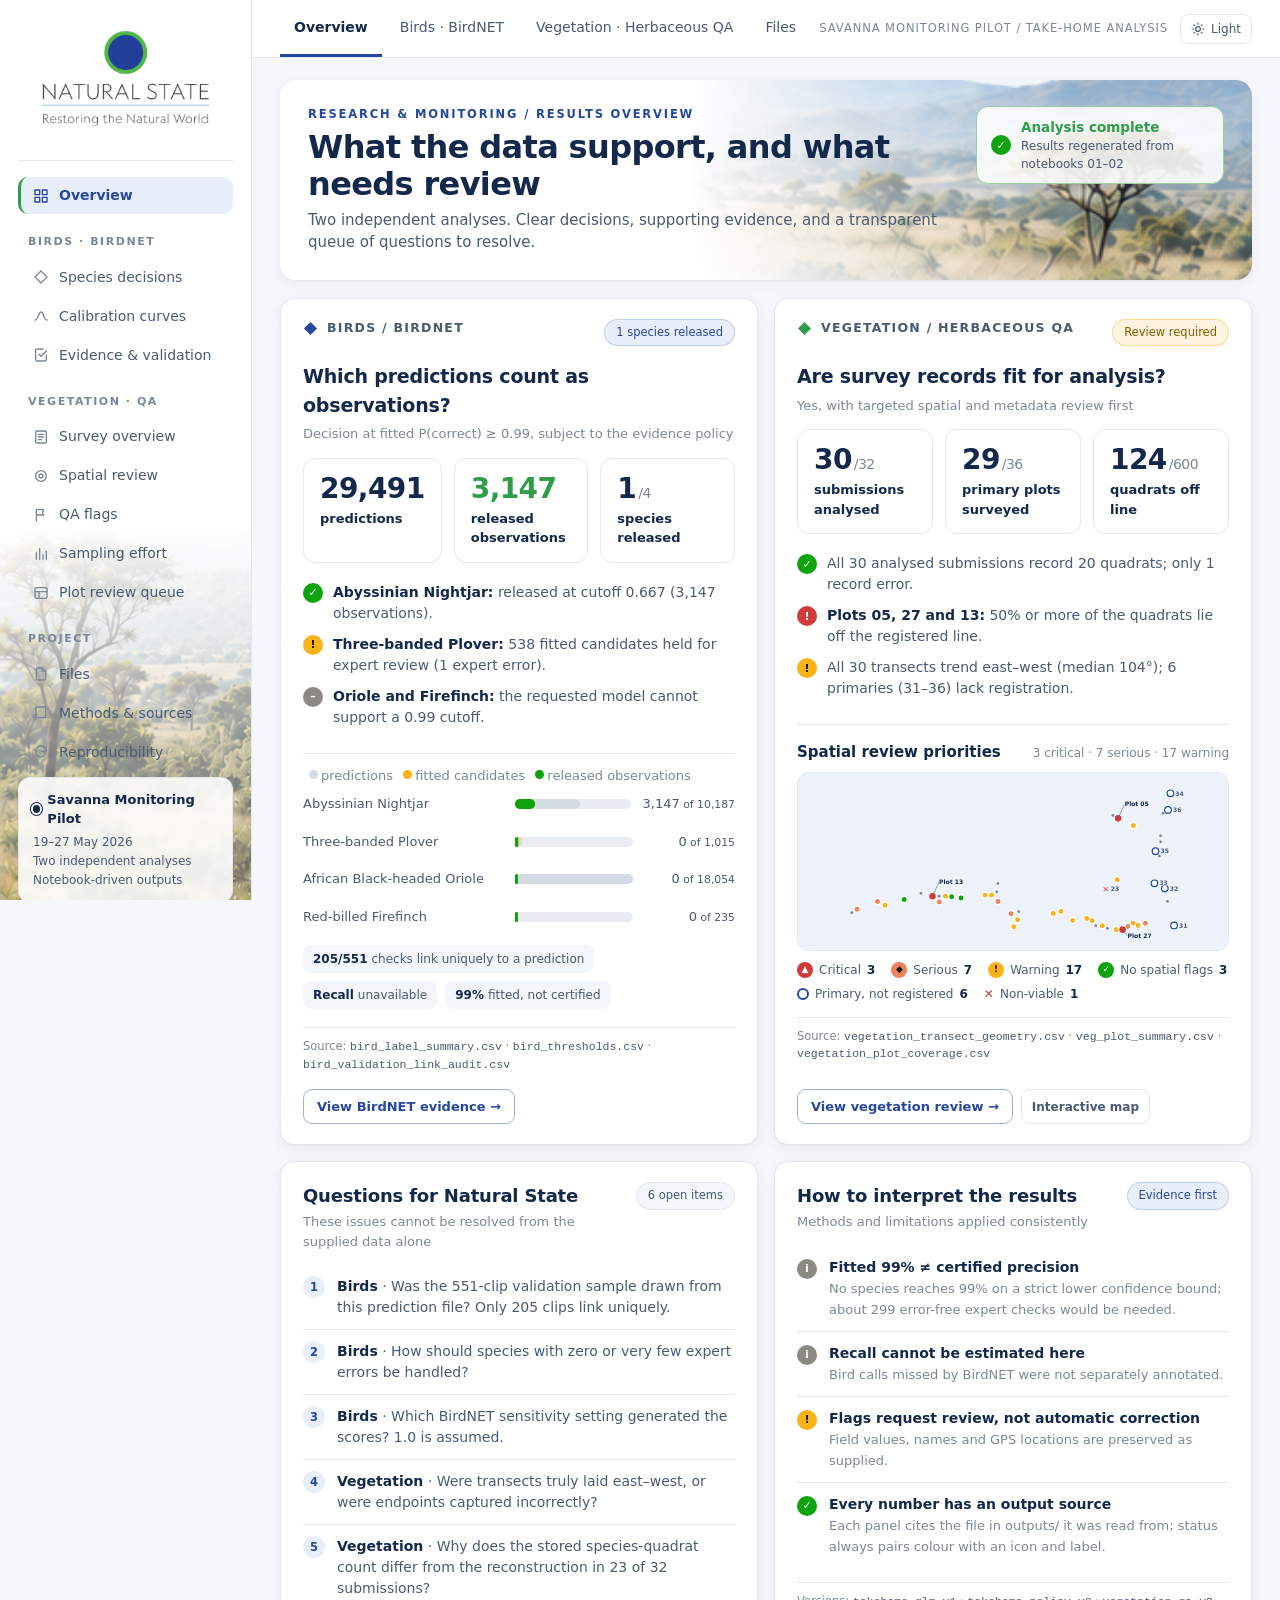
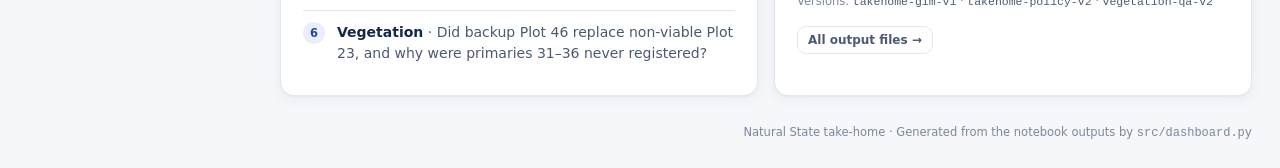
<file: index.html>
<!doctype html>
<html lang="en">
<head>
<meta charset="utf-8">
<title>Natural State results</title>
<meta http-equiv="refresh" content="0; url=outputs/dashboard/index.html">
<script>location.replace(location.protocol === 'file:' ? 'outputs/dashboard/index.html' : 'outputs/dashboard/');</script>
</head>
<body><p><a href="outputs/dashboard/index.html">Open the results dashboard</a></p></body>
</html>
</file>
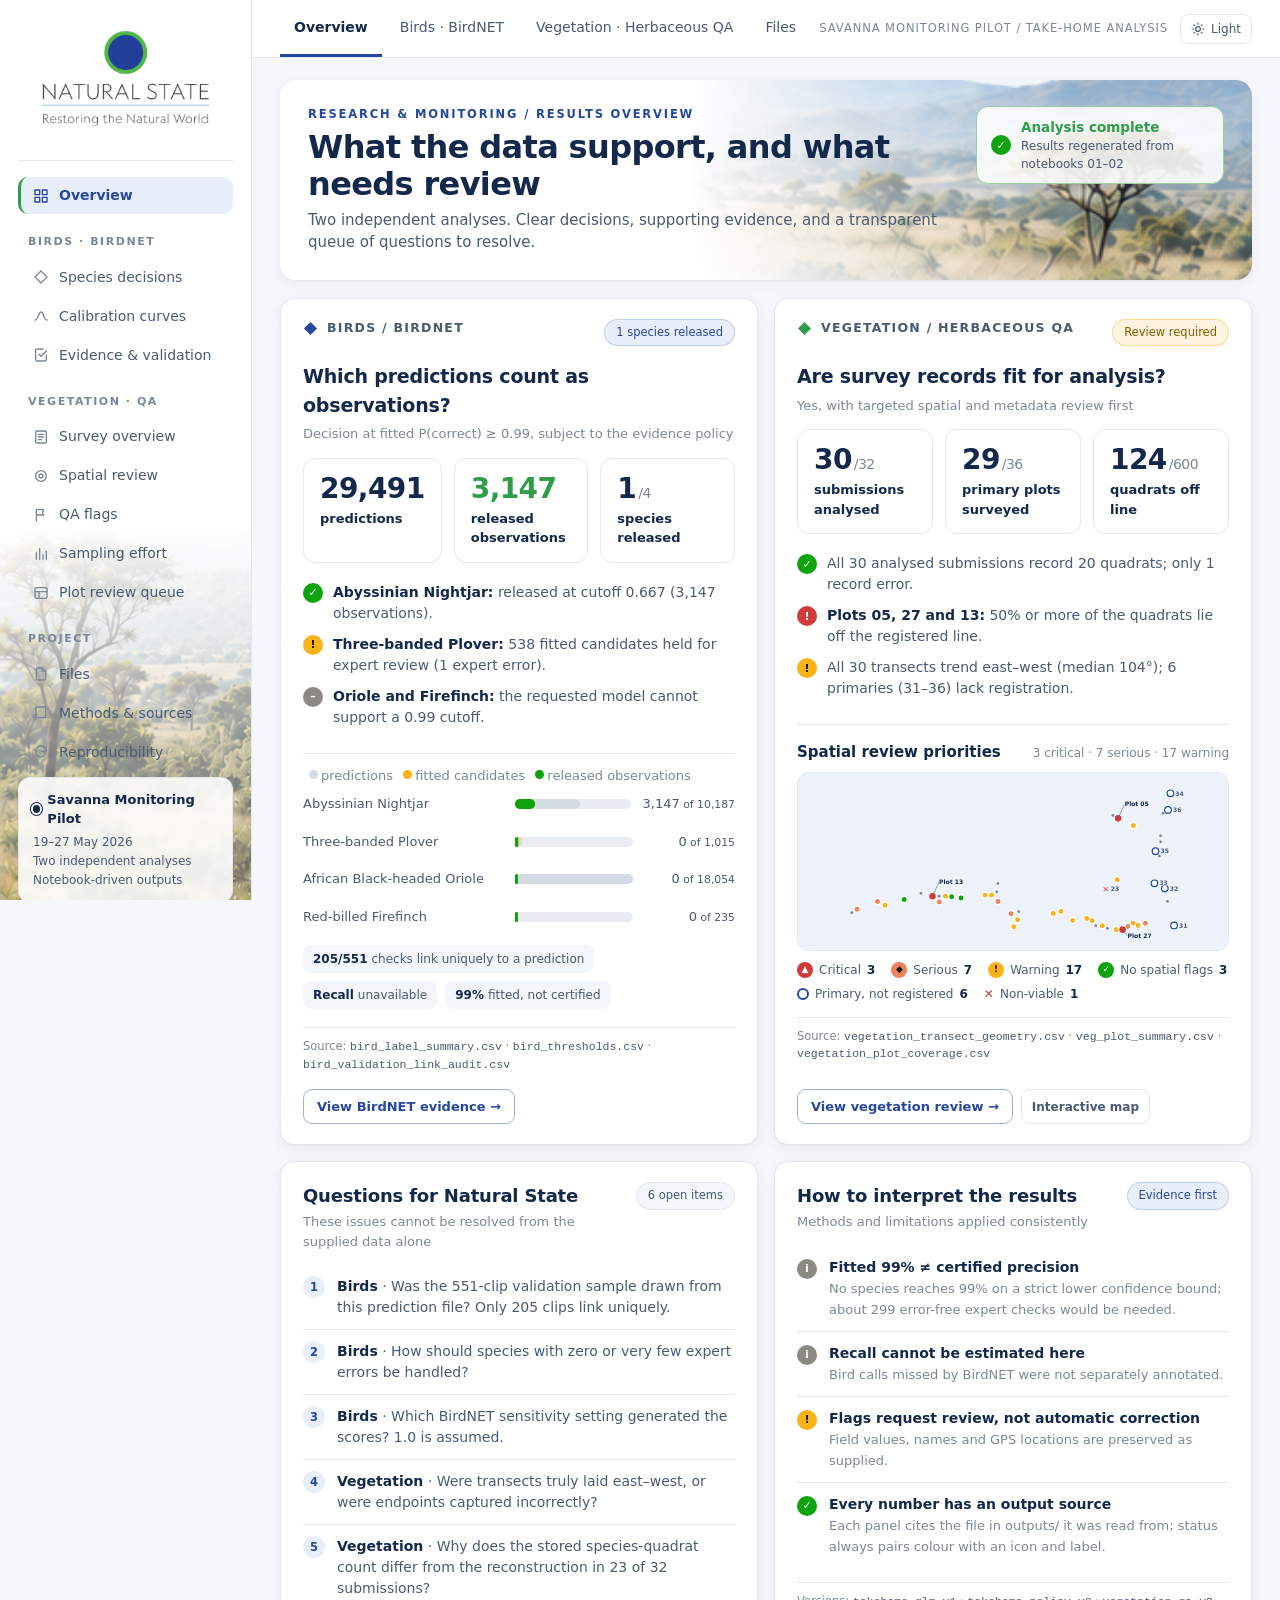
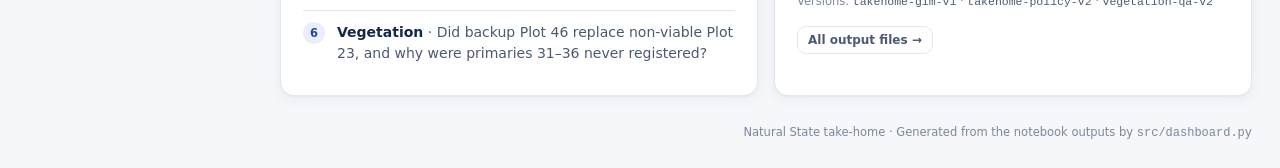
<file: outputs/index.html>
<!doctype html>
<html lang="en">
<head>
<meta charset="utf-8">
<title>Natural State results</title>
<meta http-equiv="refresh" content="0; url=dashboard/index.html">
<script>location.replace(location.protocol === 'file:' ? 'dashboard/index.html' : 'dashboard/');</script>
</head>
<body><p><a href="dashboard/index.html">Open the results dashboard</a></p></body>
</html>
</file>
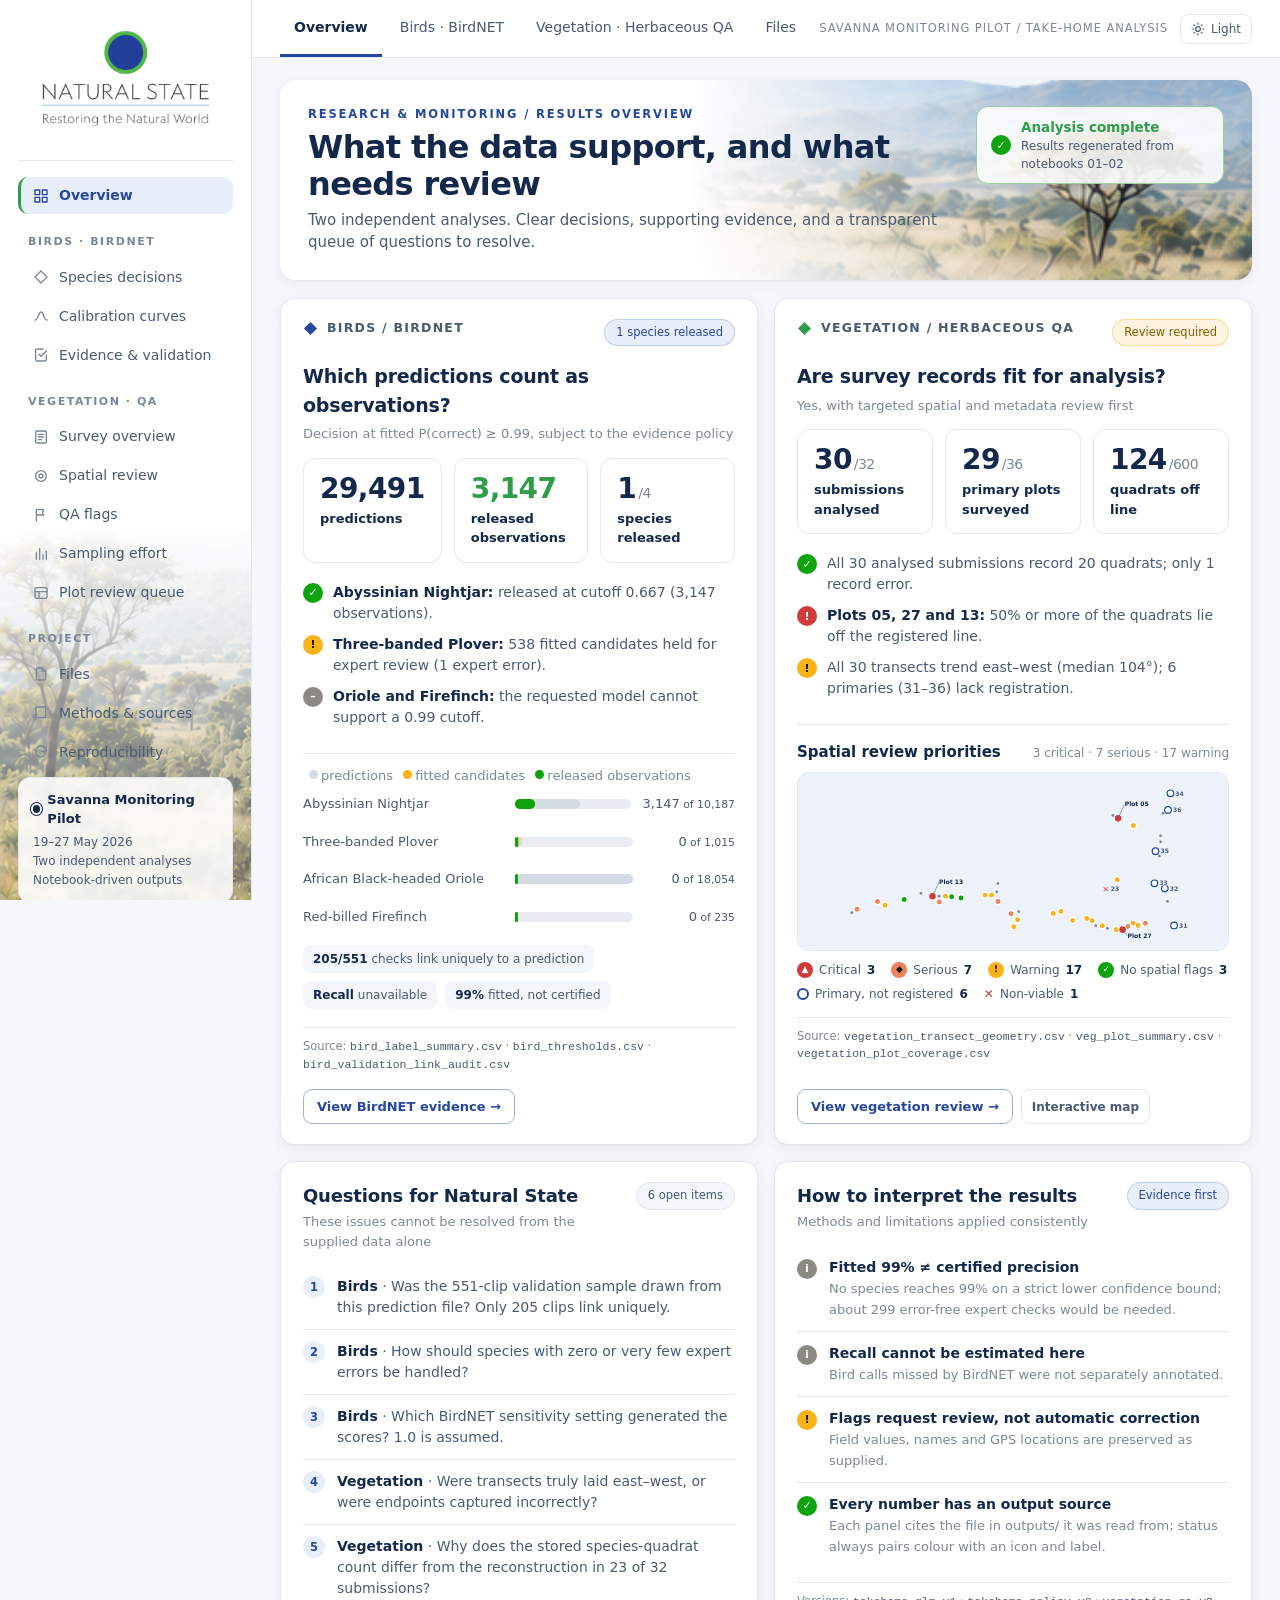
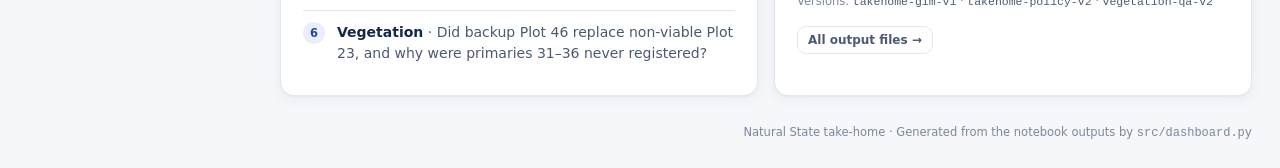
<file: outputs/dashboard/index.html>
<!doctype html>
<html lang="en">
<head>
<meta charset="utf-8">
<meta name="viewport" content="width=device-width, initial-scale=1">
<title>Results overview</title>
<link rel="icon" href="assets/natural-state-mark.png">
<script>try{var t=localStorage.getItem('ns-theme');if(t==='light'||t==='dark')document.documentElement.dataset.theme=t}catch(e){}</script>
<style>/* Results dashboard. Inlined into every page by src/dashboard.py. */
:root {
  --page:#f5f7fa; --s1:#ffffff; --s2:#f3f6fa; --s3:#eef3fb; --ln:#e3e8ef; --track:#e9edf3;
  --t1:#13284a; --t2:#4a5a72; --t3:#7b8799; --blue:#2647a0; --blue-soft:#e9effa; --green:#2f9e4b; --muted-bar:#d5dbe4;
  --answer-bg:#f2f6fc; --answer-ln:#cdd9ee; --answer-t:#2647a0;
  --good:#0ca30c; --warning:#fab219; --serious:#ec835a; --critical:#d03b3b; --info:#8a8983;
  --shadow:0 1px 2px rgba(19,40,74,.04), 0 4px 14px rgba(19,40,74,.05);
  --side-w:252px;
  color-scheme: light;
}
/* Light is the default for every visitor; dark applies only when chosen with the toggle (data-theme on <html>). */
:root[data-theme="dark"] {
  --page:#111316; --s1:#1a1d22; --s2:#22262c; --s3:#1f2a3a; --ln:#2e333b; --track:#2a2f37;
  --t1:#eef2f8; --t2:#c0c8d4; --t3:#8e98a7; --blue:#7fa2f0; --blue-soft:#1f2a3d; --green:#57c06f; --muted-bar:#454b55;
  --answer-bg:#18243a; --answer-ln:#2b4166; --answer-t:#9dbaf5; --shadow:none; color-scheme: dark;
}
* { box-sizing:border-box; }
html { -webkit-text-size-adjust:100%; scroll-padding-top:72px; }
@media (prefers-reduced-motion: no-preference) { html { scroll-behavior:smooth; } }
body { margin:0; background:var(--page); color:var(--t1); font:14px/1.5 Inter, "Segoe UI", system-ui, -apple-system, sans-serif; }
a { color:inherit; }
code { font:12px ui-monospace, Consolas, monospace; }
button, select, input { font:inherit; color:inherit; }
:focus-visible { outline:2px solid var(--blue); outline-offset:2px; }
[hidden] { display:none !important; }

/* ---------- shell: sidebar + top bar */
.app { display:grid; grid-template-columns:var(--side-w) minmax(0, 1fr); min-height:100vh; }
.side { position:sticky; top:0; height:100vh; overflow-y:auto; display:flex; flex-direction:column; gap:6px;
  padding:22px 18px 18px; border-right:1px solid var(--ln);
  background:linear-gradient(to bottom, var(--s1) 0%, var(--s1) 58%, color-mix(in srgb, var(--s1) 55%, transparent) 78%,
    color-mix(in srgb, var(--s1) 20%, transparent) 100%), var(--side-img) center bottom / 100% auto no-repeat var(--s1); }
.logo { display:block; margin:0 auto 10px; padding-bottom:14px; border-bottom:1px solid var(--ln); width:100%; text-align:center; }
.logo img { width:200px; max-width:100%; height:118px; object-fit:cover; object-position:center 46%; background:#fff; border-radius:10px; }
.side-nav { display:flex; flex-direction:column; gap:2px; }
.sg { margin:18px 10px 6px; font-size:11px; font-weight:700; letter-spacing:.14em; text-transform:uppercase; color:var(--t3); }
.sn { display:flex; align-items:center; gap:10px; padding:8px 12px; border-radius:10px; color:var(--t2); text-decoration:none;
  border-left:3px solid transparent; }
.sn svg { width:16px; height:16px; flex:0 0 16px; color:var(--t3); }
.sn:hover { background:var(--s2); color:var(--t1); }
.sn.on { background:var(--blue-soft); color:var(--blue); font-weight:650; border-left-color:var(--green); }
.sn.on svg { color:var(--blue); }
.side-card { margin-top:auto; background:color-mix(in srgb, var(--s1) 88%, transparent); border:1px solid var(--ln); border-radius:12px;
  padding:12px 14px; font-size:12px; color:var(--t2); backdrop-filter:blur(2px); }
.side-card b { display:flex; align-items:center; gap:7px; color:var(--t1); font-size:13px; margin-bottom:4px; }
.side-card b::before { content:""; width:8px; height:8px; border-radius:50%; background:var(--t1); box-shadow:0 0 0 2px var(--s1), 0 0 0 3px var(--t1); }
.side-card span { display:block; line-height:1.6; }
.topbar { position:sticky; top:0; z-index:5; display:flex; align-items:center; gap:12px; padding:0 28px; min-height:58px;
  background:color-mix(in srgb, var(--s1) 94%, transparent); border-bottom:1px solid var(--ln); backdrop-filter:blur(6px); }
.top-mark { display:none; }
.top-mark img { width:30px; height:30px; display:block; }
.tabs { display:flex; gap:4px; overflow-x:auto; align-self:stretch; }
.tab { display:flex; align-items:center; padding:0 14px; color:var(--t2); text-decoration:none; white-space:nowrap; border-bottom:3px solid transparent; }
.tab:hover { color:var(--t1); }
.tab.on { color:var(--t1); font-weight:650; border-bottom-color:var(--blue); }
.crumb { margin-left:auto; font-size:11.5px; letter-spacing:.08em; text-transform:uppercase; color:var(--t3); white-space:nowrap; }
.theme { display:inline-flex; align-items:center; gap:6px; padding:5px 10px; border-radius:8px; border:1px solid var(--ln);
  background:var(--s1); cursor:pointer; color:var(--t2); font-size:12px; }
.theme:hover { color:var(--t1); background:var(--s2); }
.theme svg { width:14px; height:14px; }
.theme .moon, .theme[data-mode="dark"] .sun { display:none; }
.theme[data-mode="dark"] .moon { display:inline; }
.wrap { max-width:1500px; padding:22px 28px 28px; }
.foot { padding:0 28px 26px; text-align:right; font-size:11.5px; color:var(--t3); }

/* ---------- hero */
.hero { position:relative; display:flex; align-items:center; gap:20px; min-height:168px; margin-bottom:18px; padding:26px 28px;
  border-radius:16px; overflow:hidden; background:var(--s1); box-shadow:var(--shadow); }
.hero::after { content:""; position:absolute; inset:0 0 0 auto; width:58%; z-index:0;
  background:linear-gradient(to right, var(--s1) 0%, color-mix(in srgb, var(--s1) 55%, transparent) 30%, transparent 70%),
    var(--hero-img) right center / cover no-repeat; }
.hero-text { position:relative; z-index:1; max-width:860px; }
.eyebrow { font-size:11.5px; font-weight:700; letter-spacing:.16em; text-transform:uppercase; color:var(--blue); }
h1 { font-size:32px; margin:6px 0 6px; letter-spacing:-.02em; line-height:1.15; color:var(--t1); }
.sub { color:var(--t2); margin:0; font-size:15px; max-width:880px; }
.hero-badge { position:relative; z-index:1; margin-left:auto; align-self:flex-start; display:flex; gap:10px; align-items:center;
  background:color-mix(in srgb, var(--s1) 88%, transparent); border:1px solid color-mix(in srgb, var(--good) 35%, var(--ln));
  border-radius:12px; padding:10px 14px; font-size:12px; color:var(--t2); }
.hero-badge b { display:block; color:var(--green); font-size:13.5px; }
.hero-pill { position:relative; z-index:1; margin-left:auto; align-self:flex-start; }

/* ---------- common blocks */
.answer { display:flex; gap:10px; align-items:flex-start; background:var(--answer-bg); border:1px solid var(--answer-ln);
  border-left:4px solid var(--blue); border-radius:12px; padding:12px 16px; margin:0 0 16px; }
.answer b { color:var(--t1); margin-right:4px; }
.answer .ic { margin-top:2px; }
.notice { border:1px dashed var(--t3); border-radius:12px; padding:16px 18px; color:var(--t2); background:var(--s1); }
.notice b { color:var(--t1); }
.stack { display:grid; gap:16px; }
.grid { display:grid; grid-template-columns:7fr 5fr; gap:16px; align-items:start; }
.two { display:grid; grid-template-columns:1fr 1fr; gap:16px; align-items:stretch; }
.card { background:var(--s1); border:1px solid var(--ln); border-radius:14px; padding:20px 22px; min-width:0; box-shadow:var(--shadow); }
.ch { display:flex; align-items:flex-start; gap:12px; justify-content:space-between; }
.card h2 { font-size:18px; margin:0; letter-spacing:-.01em; color:var(--t1); }
.cs { color:var(--t3); font-size:13px; margin:3px 0 14px; }
.src { color:var(--t3); font-size:11.5px; margin-top:14px; border-top:1px solid var(--ln); padding-top:10px; }
.src code { color:var(--t2); font-size:11.5px; }
.note { color:var(--t3); font-size:12px; margin-top:10px; }
.pill { display:inline-flex; align-items:center; white-space:nowrap; font-size:11.5px; padding:4px 11px; border-radius:20px;
  background:var(--blue-soft); color:var(--blue); border:1px solid color-mix(in srgb, var(--blue) 20%, transparent); }
.pill.amber { background:color-mix(in srgb, var(--warning) 14%, var(--s1)); color:#8a5a00; border-color:color-mix(in srgb, var(--warning) 40%, transparent); }
.pill.grey { background:var(--s2); color:var(--t2); border-color:var(--ln); }
:root[data-theme="dark"] .pill.amber { color:#f5c35b; }
.btn { display:inline-flex; align-items:center; gap:6px; padding:7px 13px; border-radius:9px; font-weight:600; font-size:13px;
  text-decoration:none; cursor:pointer; border:1px solid transparent; white-space:nowrap; background:none; }
.btn.outline { color:var(--blue); border-color:color-mix(in srgb, var(--blue) 35%, var(--ln)); background:var(--s1); }
.btn.outline:hover { background:var(--blue-soft); }
.btn.primary { background:var(--blue); color:#fff; }
.btn.primary:hover { opacity:.9; }
.btn.ghost { padding:4px 10px; font-size:12px; color:var(--t2); border-color:var(--ln); background:var(--s1); }
.btn.ghost:hover { background:var(--s2); color:var(--t1); }
.actions { display:flex; gap:8px; flex-wrap:wrap; margin-top:16px; }

/* ---------- headline numbers (no decorative icons) */
.kpis { display:grid; grid-template-columns:repeat(auto-fit, minmax(170px, 1fr)); gap:14px; margin-bottom:16px; }
.kpi { background:var(--s1); border:1px solid var(--ln); border-radius:12px; padding:16px 18px; box-shadow:var(--shadow); }
.kpis.mini { grid-template-columns:repeat(3, 1fr); gap:12px; margin:0 0 14px; }
.kpis.mini .kpi { box-shadow:none; padding:14px 16px; }
.kv { font-size:28px; font-weight:750; letter-spacing:-.02em; font-variant-numeric:tabular-nums; line-height:1.15; color:var(--t1); }
.kv.green { color:var(--green); }
.kv small { font-size:14px; color:var(--t3); font-weight:500; margin-left:2px; }
.kl { color:var(--t1); font-weight:650; font-size:13px; margin-top:4px; }
.ks { color:var(--t3); font-size:12px; margin-top:1px; }

/* ---------- status: never colour alone, always icon + label */
.ic { flex:0 0 20px; width:20px; height:20px; border-radius:50%; display:inline-flex; align-items:center; justify-content:center;
  font-size:11px; font-weight:800; font-style:normal; line-height:1; }
.s-critical { background:var(--critical); color:#fff; } .s-serious { background:var(--serious); color:#111; }
.s-warning { background:var(--warning); color:#111; } .s-good { background:var(--good); color:#fff; }
.s-info { background:var(--info); color:#fff; }
.chip { display:inline-flex; align-items:center; gap:6px; border-radius:20px; padding:3px 11px 3px 4px; font-size:12px; white-space:nowrap;
  background:var(--s2); border:1px solid var(--ln); color:var(--t2); }
.chip .ic { flex-basis:16px; width:16px; height:16px; font-size:9px; }
.chip.c-good { background:color-mix(in srgb, var(--good) 9%, var(--s1)); border-color:color-mix(in srgb, var(--good) 30%, transparent); color:color-mix(in srgb, var(--good) 70%, var(--t1)); }
.chip.c-warning { background:color-mix(in srgb, var(--warning) 12%, var(--s1)); border-color:color-mix(in srgb, var(--warning) 40%, transparent); color:color-mix(in srgb, #8a5a00 75%, var(--t1)); }
.chip.c-serious { background:color-mix(in srgb, var(--serious) 12%, var(--s1)); border-color:color-mix(in srgb, var(--serious) 40%, transparent); color:color-mix(in srgb, var(--serious) 55%, var(--t1)); }
.chip.c-critical { background:color-mix(in srgb, var(--critical) 8%, var(--s1)); border-color:color-mix(in srgb, var(--critical) 30%, transparent); color:color-mix(in srgb, var(--critical) 75%, var(--t1)); }
.sv { display:inline-block; width:9px; height:9px; border-radius:50%; margin:0 3px 0 6px; vertical-align:1px; }
.fl { list-style:none; padding:0; margin:0 0 14px; }
.fl li { display:flex; gap:10px; align-items:flex-start; padding:5px 0; color:var(--t2); }
.fl li b { color:var(--t1); }
.fl .ic { margin-top:1px; }

/* ---------- overview */
.ov { display:flex; flex-direction:column; }
.ovh { font-size:12.5px; letter-spacing:.1em; text-transform:uppercase; color:var(--t2); display:flex; align-items:center; gap:9px; font-weight:700; }
.ovh svg { width:15px; height:15px; }
.q { font-size:19px; font-weight:700; letter-spacing:-.01em; margin:16px 0 2px; color:var(--t1); }
.ov .actions { margin-top:auto; padding-top:16px; }
.divider { border-top:1px solid var(--ln); margin:6px 0 12px; }
.limits { display:flex; flex-wrap:wrap; gap:8px; margin:10px 0 4px; }
.limits span { background:var(--s2); border-radius:8px; padding:5px 10px; color:var(--t2); font-size:12px; }
.limits b { color:var(--t1); margin-right:4px; }
.qs { list-style:none; margin:0; padding:0; counter-reset:q; }
.qs li { display:flex; gap:12px; align-items:flex-start; padding:11px 0; border-top:1px solid var(--ln); color:var(--t2); }
.qs li:first-child { border-top:0; }
.qs li::before { counter-increment:q; content:counter(q); flex:0 0 22px; height:22px; border-radius:50%; background:var(--blue-soft);
  color:var(--blue); font-size:11.5px; font-weight:700; display:flex; align-items:center; justify-content:center; }
.qs b { color:var(--t1); }
.rules { list-style:none; margin:0; padding:0; }
.rules li { display:flex; gap:12px; align-items:flex-start; padding:11px 0; border-top:1px solid var(--ln); }
.rules li:first-child { border-top:0; }
.rules li .ic { margin-top:2px; }
.rules b { display:block; color:var(--t1); }
.rules span { color:var(--t3); font-size:13px; }
.mini-h { display:flex; align-items:baseline; justify-content:space-between; gap:10px; margin:4px 0 8px; }
.mini-h h3 { margin:0; font-size:15px; color:var(--t1); }
.mini-h span { color:var(--t3); font-size:12px; }

/* ---------- birds */
.scs { display:grid; grid-template-columns:repeat(auto-fit, minmax(250px, 1fr)); gap:14px; }
.sc { position:relative; border:1px solid var(--ln); border-radius:12px; padding:16px; display:flex; flex-direction:column; gap:12px;
  background:var(--s1); }
.sc::before { content:""; position:absolute; left:16px; top:0; width:72px; height:3px; border-radius:0 0 3px 3px; background:var(--accent, var(--info)); }
.sc-top { display:grid; grid-template-columns:88px 1fr; gap:12px; align-items:center; }
.bird { width:88px; height:110px; object-fit:contain; object-position:center; display:block; }
.bird-ph { width:88px; height:110px; border-radius:10px; background:var(--s2); }
.scn { font-weight:700; font-size:15px; color:var(--t1); margin-bottom:8px; }
.scw { color:var(--t2); font-size:12.5px; }
.scg { display:flex; justify-content:space-between; gap:10px; border-top:1px solid var(--ln); padding-top:10px; margin-top:auto; }
.scg b { display:block; font-size:20px; font-variant-numeric:tabular-nums; color:var(--t1); }
.scg b small { font-size:12px; color:var(--t3); font-weight:500; }
.scg span { color:var(--t3); font-size:11.5px; }
.scg div:last-child { text-align:right; }
.cms { display:grid; grid-template-columns:repeat(auto-fit, minmax(250px, 1fr)); gap:14px; }
.cm { border:1px solid var(--ln); border-radius:12px; padding:12px 12px 10px; background:var(--s1); }
.cmh { font-size:13px; font-weight:700; margin:2px 4px 6px; color:var(--t1); }
.cap { display:flex; flex-wrap:wrap; gap:4px 12px; font-size:11.5px; color:var(--t2); margin:4px 4px 0; }
.cap b { color:var(--t1); font-variant-numeric:tabular-nums; }
.ln-solid, .ln-dot { display:inline-block; width:16px; height:0; vertical-align:3px; margin-right:4px; border-top:2px solid var(--c, var(--t2)); }
.ln-dot { border-top-style:dotted; }
.fu { display:grid; grid-template-columns:minmax(120px, 200px) 1fr minmax(90px, auto); gap:12px; align-items:center; margin:9px 0; }
.ful { color:var(--t2); font-size:13px; overflow:hidden; text-overflow:ellipsis; white-space:nowrap; }
.fut { position:relative; height:10px; background:var(--track); border-radius:6px; }
.fb { position:absolute; left:0; top:0; height:10px; border-radius:6px; min-width:3px; }
.fb.pred { background:var(--muted-bar); }
.fun { text-align:right; font-variant-numeric:tabular-nums; white-space:nowrap; color:var(--t2); font-size:13px; }
.fun b { color:var(--t1); }
.lims { list-style:none; margin:0; padding:0; }
.lims li { display:flex; gap:12px; padding:12px 0; border-top:1px solid var(--ln); }
.lims li:first-child { border-top:0; }
.lims li .ic { margin-top:2px; }
.lims b { display:block; color:var(--t1); }
.lims span { color:var(--t3); font-size:13px; }

/* ---------- vegetation */
.mapwrap { background:var(--s3); border-radius:12px; border:1px solid var(--ln); padding:6px; }
.legend { display:flex; flex-wrap:wrap; gap:6px 16px; margin-top:10px; color:var(--t2); font-size:12px; }
.lg { display:inline-flex; align-items:center; gap:6px; } .lg b { color:var(--t1); }
.lg .ic { width:16px; height:16px; flex-basis:16px; font-size:9px; }
.ring { width:12px; height:12px; border-radius:50%; border:2px solid var(--blue); display:inline-block; }
.xx { color:var(--critical); font-weight:800; }
.fd { display:grid; grid-template-columns:22px 1fr auto; gap:10px; align-items:start; padding:11px 0; border-top:1px solid var(--ln); }
.fd:first-of-type { border-top:0; }
.ft { font-weight:650; color:var(--t1); } .fs { color:var(--t3); font-size:12.5px; }
.fn { font-size:18px; font-weight:750; font-variant-numeric:tabular-nums; color:var(--t1); } .fn small { font-size:12px; color:var(--t3); font-weight:500; }
.prio { margin-top:14px; background:var(--s2); border-radius:10px; padding:12px 14px; font-size:12.5px; color:var(--t2); }
.prioh { color:var(--t1); font-weight:650; margin-bottom:6px; }
.prio .pr { display:grid; grid-template-columns:18px 120px 1fr; gap:8px; align-items:center; padding:3px 0; }
.prio .ic { width:18px; height:18px; font-size:9px; }
.prio b { color:var(--t1); font-weight:600; }
.prio p { margin:8px 0 0; color:var(--t3); font-size:12px; }
.br { display:grid; grid-template-columns:minmax(150px, 260px) 1fr 40px; gap:10px; align-items:center; margin:7px 0; }
.bl { color:var(--t2); font-size:12.5px; white-space:nowrap; overflow:hidden; text-overflow:ellipsis; display:flex; gap:6px; align-items:center; }
.bl code { color:var(--t1); font-size:11px; }
.bl .ic { width:15px; height:15px; flex-basis:15px; font-size:8px; }
.bt { height:9px; background:var(--track); border-radius:5px; } .bf { height:9px; border-radius:5px; min-width:4px; }
.bn { text-align:right; font-weight:650; font-variant-numeric:tabular-nums; color:var(--t1); }
.toolbar { display:flex; align-items:center; gap:10px; flex-wrap:wrap; margin-bottom:10px; color:var(--t2); font-size:12.5px; }
.toolbar select { padding:6px 10px; border-radius:8px; border:1px solid var(--ln); background:var(--s1); }

/* ---------- charts: every theme-dependent colour comes from a token */
svg { display:block; overflow:visible; }
.gr { stroke:var(--ln); stroke-width:1; }
.ax { fill:var(--t3); font-size:10.5px; }
.lb { fill:var(--t2); font-size:11px; font-weight:600; paint-order:stroke; stroke:var(--s3); stroke-width:3px; stroke-linejoin:round; }
.cm .lb { stroke:var(--s1); }
.lbk { fill:var(--t1); }
.halo { stroke:var(--s1); stroke-width:2; }
.curve { stroke:var(--t1); stroke-width:2; fill:none; }
.target { stroke:var(--t3); stroke-width:1; stroke-dasharray:3 3; }
.firth { stroke:var(--t2); stroke-width:1.5; stroke-dasharray:2 3; }
.leader { stroke:var(--t2); stroke-width:1; }
.planned { fill:var(--s1); stroke:var(--blue); stroke-width:2.2; }
.backup { fill:var(--t3); }
.pt-ok { fill:#3b82f6; opacity:.6; } .pt-bad { fill:var(--critical); opacity:.85; }
.stem-cont { stroke:var(--blue); } .dot-cont { fill:var(--blue); }
.stem-flat { stroke:var(--info); } .dot-flat { fill:var(--info); }

/* ---------- tables */
.tw { overflow-x:auto; border:1px solid var(--ln); border-radius:12px; }
table { width:100%; border-collapse:collapse; font-variant-numeric:tabular-nums; }
th { text-align:left; color:var(--t2); font-weight:600; font-size:12px; padding:10px 12px; border-bottom:1px solid var(--ln);
  vertical-align:bottom; background:var(--s2); }
td { padding:10px 12px; border-bottom:1px solid var(--ln); color:var(--t1); }
tr:last-child td { border-bottom:0; }
th.n, td.n { text-align:right; }
th button.sort { all:unset; cursor:pointer; display:inline-flex; gap:4px; align-items:center; border-radius:4px; }
th button.sort:focus-visible { outline:2px solid var(--blue); outline-offset:2px; }
th button.sort::after { content:"↕"; opacity:.35; font-size:10px; }
th[aria-sort="ascending"] button.sort::after { content:"↑"; opacity:1; }
th[aria-sort="descending"] button.sort::after { content:"↓"; opacity:1; }
th[aria-sort] { color:var(--t1); }
.ci { display:block; color:var(--t3); font-size:11px; }
tbody tr:hover td { background:color-mix(in srgb, var(--s2) 70%, transparent); }

/* ---------- files */
.filters { display:flex; gap:8px; flex-wrap:wrap; margin:0 0 16px; }
.filter { padding:7px 14px; border-radius:9px; border:1px solid var(--ln); background:var(--s1); color:var(--t2); cursor:pointer; font-size:13px; }
.filter:hover { color:var(--t1); }
.filter[aria-pressed="true"] { background:var(--blue-soft); color:var(--blue); border-color:color-mix(in srgb, var(--blue) 35%, var(--ln)); font-weight:600; }
.files-top { display:flex; gap:12px; align-items:center; flex-wrap:wrap; justify-content:space-between; margin-bottom:6px; }
.search { position:relative; width:260px; max-width:100%; }
.search input { width:100%; padding:7px 12px 7px 32px; border-radius:9px; border:1px solid var(--ln); background:var(--s1); outline:none; }
.search input:focus { border-color:var(--blue); }
.search svg { position:absolute; left:10px; top:50%; transform:translateY(-50%); color:var(--t3); }
.fgrid { columns:2; column-gap:16px; }
.fgrid > .group { break-inside:avoid; margin-bottom:16px; }
.path { display:inline-block; margin:2px 4px 8px 0; padding:3px 9px; border-radius:7px; border:1px solid var(--ln); background:var(--s2);
  font:12px ui-monospace, Consolas, monospace; color:var(--t2); }
.files { list-style:none; margin:0; padding:0; border-top:1px solid var(--ln); }
.file { display:grid; grid-template-columns:auto minmax(0, 1fr) auto; gap:12px; align-items:center; padding:11px 0; border-bottom:1px solid var(--ln); }
.file:last-child { border-bottom:0; }
.badge { font:700 10px ui-monospace, Consolas, monospace; padding:9px 0; width:46px; text-align:center; border-radius:9px; letter-spacing:.03em;
  border:1px solid var(--ln); background:var(--s1); color:var(--blue); }
.fmain { min-width:0; }
.fname { font:600 13px ui-monospace, Consolas, monospace; color:var(--t1); word-break:break-all; }
.fdesc { color:var(--t3); font-size:12.5px; margin-top:1px; }
.fdesc.missing { font-style:italic; }
.fmeta { color:var(--t3); font-size:11.5px; font-variant-numeric:tabular-nums; }
.factions { display:flex; gap:6px; }
.tip { margin-top:14px; background:var(--answer-bg); border:1px solid var(--answer-ln); border-radius:10px; padding:12px 14px; color:var(--t2); font-size:13px; }
.checks { list-style:none; margin:0; padding:0; counter-reset:c; }
.checks li { display:flex; gap:12px; align-items:flex-start; padding:7px 0; color:var(--t2); }
.checks li::before { counter-increment:c; content:counter(c); flex:0 0 22px; height:22px; border-radius:50%; background:var(--info); color:#fff;
  font-size:11.5px; font-weight:700; display:flex; align-items:center; justify-content:center; }
.empty { text-align:center; color:var(--t3); padding:30px; }

/* ---------- preview dialog */
dialog { width:min(1100px, calc(100vw - 24px)); max-height:calc(100vh - 40px); padding:0; border:1px solid var(--ln); border-radius:14px;
  background:var(--s1); color:var(--t1); box-shadow:0 20px 60px rgba(10,20,40,.3); }
dialog::backdrop { background:rgba(15,25,45,.45); }
.dh { display:flex; align-items:flex-start; gap:12px; padding:14px 16px 12px 18px; border-bottom:1px solid var(--ln); }
.dt { flex:1; min-width:0; }
.dt h2 { margin:0; font:650 15px ui-monospace, Consolas, monospace; word-break:break-all; }
.dt small { display:block; color:var(--t3); font-size:12px; margin-top:2px; }
.dclose { flex:0 0 auto; width:32px; height:32px; border-radius:8px; border:1px solid var(--ln); background:var(--s1); cursor:pointer;
  font-size:18px; line-height:1; color:var(--t2); }
.dclose:hover { background:var(--s2); color:var(--t1); }
.db { overflow:auto; max-height:calc(100vh - 170px); }
.db table { width:auto; font-size:12px; }
.db th, .db td { white-space:nowrap; max-width:320px; overflow:hidden; text-overflow:ellipsis; padding:6px 10px; }
.db th { position:sticky; top:0; z-index:1; }
.db pre { margin:0; padding:16px 18px; font:12px/1.55 ui-monospace, Consolas, monospace; white-space:pre-wrap; word-break:break-word; }
.db img { display:block; max-width:100%; max-height:calc(100vh - 200px); margin:12px auto; object-fit:contain; }
.db iframe { display:block; width:100%; height:calc(100vh - 190px); border:0; }
.db .msg { padding:28px 20px; color:var(--t2); }
.nb-cell { border-bottom:1px solid var(--ln); padding:10px 18px; }
.nb-cell .nb-k { font:600 10.5px ui-monospace, Consolas, monospace; color:var(--t3); text-transform:uppercase; letter-spacing:.06em; }
.nb-cell pre { padding:6px 0 0; }
.nb-code pre { background:var(--s2); border-radius:8px; padding:8px 10px; margin-top:4px; }
.nb-out pre { color:var(--t2); }
.df { display:flex; justify-content:flex-end; gap:8px; padding:10px 16px; border-top:1px solid var(--ln); }

/* ---------- responsive */
@media (max-width:1500px) { .grid.ev { grid-template-columns:1fr; } }
@media (max-width:1180px) {
  .scs, .cms { grid-template-columns:repeat(2, minmax(0, 1fr)); }
}
@media (max-width:1024px) {
  .app { grid-template-columns:1fr; }
  .side { display:none; }
  .top-mark { display:block; }
  .crumb { display:none; }
  .theme { margin-left:auto; }
  .grid, .two { grid-template-columns:1fr; }
  .fgrid { columns:1; }
}
@media (max-width:700px) {
  .wrap { padding:16px 16px 24px; }
  .topbar { padding:0 12px; }
  .hero { padding:20px 18px; flex-direction:column; align-items:flex-start; }
  .hero::after { width:100%; opacity:.25; }
  .hero-badge, .hero-pill { margin-left:0; }
  h1 { font-size:24px; }
  .kpis { grid-template-columns:repeat(2, minmax(0, 1fr)); }
  .kpis.mini { grid-template-columns:repeat(3, minmax(0, 1fr)); }
  .kpis.mini .kv { font-size:20px; }
  .scs, .cms { grid-template-columns:1fr; }
  .file { grid-template-columns:auto minmax(0, 1fr); }
  .factions { grid-column:2; }
  .br { grid-template-columns:minmax(0, 1fr) 30% 34px; }
  .fu { grid-template-columns:minmax(0, 1fr) 30% auto; }
  .prio .pr { grid-template-columns:18px 1fr; } .prio .pr span:last-child { grid-column:2; }
  .tab { padding:0 9px; font-size:13px; }
}
</style>
</head>
<body style="--hero-img:url('assets/scenery.png');--side-img:url('assets/savanna_sidebar.png')">
<div class="app">
<aside class="side"><a class="logo" href="index.html"><img src="assets/natural-state-full-logo.png" alt="Natural State: Restoring the Natural World"></a><nav class="side-nav" aria-label="Sections"><a class="sn on" href="index.html" aria-current=page><svg viewBox="0 0 24 24" fill="none" stroke="currentColor" stroke-width="2" stroke-linecap="round" stroke-linejoin="round" aria-hidden="true"><rect x="3" y="3" width="7" height="7"/><rect x="14" y="3" width="7" height="7"/><rect x="3" y="14" width="7" height="7"/><rect x="14" y="14" width="7" height="7"/></svg>Overview</a><div class="sg">Birds · BirdNET</div><a class="sn" href="birds.html"><svg viewBox="0 0 24 24" fill="none" stroke="currentColor" stroke-width="2" stroke-linecap="round" stroke-linejoin="round" aria-hidden="true"><path d="M12 3 21 12 12 21 3 12z"/></svg>Species decisions</a><a class="sn" href="birds.html#calibration"><svg viewBox="0 0 24 24" fill="none" stroke="currentColor" stroke-width="2" stroke-linecap="round" stroke-linejoin="round" aria-hidden="true"><path d="M3 18c5 0 5-12 9-12s4 12 9 12"/></svg>Calibration curves</a><a class="sn" href="birds.html#evidence"><svg viewBox="0 0 24 24" fill="none" stroke="currentColor" stroke-width="2" stroke-linecap="round" stroke-linejoin="round" aria-hidden="true"><path d="M9 11l3 3 8-8"/><path d="M20 12v7a2 2 0 0 1-2 2H6a2 2 0 0 1-2-2V5a2 2 0 0 1 2-2h9"/></svg>Evidence &amp; validation</a><div class="sg">Vegetation · QA</div><a class="sn" href="vegetation.html"><svg viewBox="0 0 24 24" fill="none" stroke="currentColor" stroke-width="2" stroke-linecap="round" stroke-linejoin="round" aria-hidden="true"><rect x="4" y="3" width="16" height="18" rx="2"/><path d="M8 8h8M8 12h8M8 16h5"/></svg>Survey overview</a><a class="sn" href="vegetation.html#spatial"><svg viewBox="0 0 24 24" fill="none" stroke="currentColor" stroke-width="2" stroke-linecap="round" stroke-linejoin="round" aria-hidden="true"><circle cx="12" cy="12" r="8"/><circle cx="12" cy="12" r="3"/></svg>Spatial review</a><a class="sn" href="vegetation.html#flags"><svg viewBox="0 0 24 24" fill="none" stroke="currentColor" stroke-width="2" stroke-linecap="round" stroke-linejoin="round" aria-hidden="true"><path d="M5 21V4h11l-2 4 2 4H5"/></svg>QA flags</a><a class="sn" href="vegetation.html#effort"><svg viewBox="0 0 24 24" fill="none" stroke="currentColor" stroke-width="2" stroke-linecap="round" stroke-linejoin="round" aria-hidden="true"><path d="M5 20V10M10 20V4M15 20v-7M20 20V8"/></svg>Sampling effort</a><a class="sn" href="vegetation.html#queue"><svg viewBox="0 0 24 24" fill="none" stroke="currentColor" stroke-width="2" stroke-linecap="round" stroke-linejoin="round" aria-hidden="true"><rect x="3" y="4" width="18" height="16" rx="2"/><path d="M3 10h18M9 10v10"/></svg>Plot review queue</a><div class="sg">Project</div><a class="sn" href="files.html"><svg viewBox="0 0 24 24" fill="none" stroke="currentColor" stroke-width="2" stroke-linecap="round" stroke-linejoin="round" aria-hidden="true"><path d="M14 3H7a2 2 0 0 0-2 2v14a2 2 0 0 0 2 2h10a2 2 0 0 0 2-2V8z"/><path d="M14 3v5h5"/></svg>Files</a><a class="sn" href="files.html#methods"><svg viewBox="0 0 24 24" fill="none" stroke="currentColor" stroke-width="2" stroke-linecap="round" stroke-linejoin="round" aria-hidden="true"><path d="M4 5a2 2 0 0 1 2-2h13v16H6a2 2 0 0 0-2 2z"/><path d="M4 19V5"/></svg>Methods &amp; sources</a><a class="sn" href="files.html#reproducibility"><svg viewBox="0 0 24 24" fill="none" stroke="currentColor" stroke-width="2" stroke-linecap="round" stroke-linejoin="round" aria-hidden="true"><path d="M20 11a8 8 0 1 0-2.3 5.7"/><path d="M20 4v7h-7"/></svg>Reproducibility</a></nav><div class="side-card"><b>Savanna Monitoring Pilot</b><span>19–27 May 2026</span><span>Two independent analyses</span><span>Notebook-driven outputs</span></div></aside>
<div class="main">
<header class="topbar"><a class="top-mark" href="index.html"><img src="assets/natural-state-mark.png" alt="Natural State"></a>
<nav class="tabs" aria-label="Dashboard pages"><a class="tab on" href="index.html" aria-current=page>Overview</a><a class="tab" href="birds.html">Birds · BirdNET</a><a class="tab" href="vegetation.html">Vegetation · Herbaceous QA</a><a class="tab" href="files.html">Files</a></nav>
<span class="crumb">Savanna Monitoring Pilot / Take-home analysis</span>
<button type="button" id="theme-toggle" class="theme" aria-pressed="false" aria-label="Dark theme"><svg class="sun" viewBox="0 0 24 24" fill="none" stroke="currentColor" stroke-width="2" stroke-linecap="round" aria-hidden="true"><circle cx="12" cy="12" r="4"/><path d="M12 2v2M12 20v2M4.9 4.9l1.4 1.4M17.7 17.7l1.4 1.4M2 12h2M20 12h2M4.9 19.1l1.4-1.4M17.7 6.3l1.4-1.4"/></svg><svg class="moon" viewBox="0 0 24 24" fill="none" stroke="currentColor" stroke-width="2" stroke-linecap="round" aria-hidden="true"><path d="M21 12.8A9 9 0 1 1 11.2 3a7 7 0 0 0 9.8 9.8z"/></svg><span class="tlabel">Light</span></button></header>
<main class="wrap"><section class="hero"><div class="hero-text"><div class="eyebrow">Research &amp; monitoring / Results overview</div><h1>What the data support, and what needs review</h1><p class="sub">Two independent analyses. Clear decisions, supporting evidence, and a transparent queue of questions to resolve.</p></div><div class="hero-badge"><i class="ic s-good" aria-hidden="true">✓</i><div><b>Analysis complete</b>Results regenerated from notebooks 01–02</div></div></section>
<div class="two">
  <section class="card ov"><div class="ch"><div class="ovh"><svg viewBox="0 0 16 16" aria-hidden="true"><path d="M8 1 15 8 8 15 1 8z" fill="var(--blue)"/></svg>Birds / BirdNET</div><span class="pill ">1 species released</span></div><div class="q">Which predictions count as observations?</div><div class="cs">Decision at fitted P(correct) ≥ 0.99, subject to the evidence policy</div><div class="kpis mini"><div class="kpi"><div class="kv">29,491</div><div class="kl">predictions</div></div><div class="kpi"><div class="kv green">3,147</div><div class="kl">released observations</div></div><div class="kpi"><div class="kv">1<small>/4</small></div><div class="kl">species released</div></div></div><ul class="fl"><li><i class="ic s-good" aria-hidden="true">✓</i><span><b>Abyssinian Nightjar:</b> released at cutoff 0.667 (3,147 observations).</span></li><li><i class="ic s-warning" aria-hidden="true">!</i><span><b>Three-banded Plover:</b> 538 fitted candidates held for expert review (1 expert error).</span></li><li><i class="ic s-info" aria-hidden="true">–</i><span><b>Oriole and Firefinch:</b> the requested model cannot support a 0.99 cutoff.</span></li></ul><div class="divider"></div><div class="cs" style="margin:0"><span class="sv" style="background:var(--muted-bar)"></span>predictions <span class="sv" style="background:#fab219"></span>fitted candidates <span class="sv" style="background:#0ca30c"></span>released observations</div><div class="fu"><div class="ful">Abyssinian Nightjar</div><div class="fut" title="10,187 predictions · 3,147 fitted candidates · 3,147 released observations"><div class="fb pred" style="width:56.43%"></div><div class="fb" style="width:17.43%;background:#fab219"></div><div class="fb" style="width:17.43%;background:#0ca30c"></div></div><div class="fun">3,147<small> of 10,187</small></div></div><div class="fu"><div class="ful">Three-banded Plover</div><div class="fut" title="1,015 predictions · 538 fitted candidates · 0 released observations"><div class="fb pred" style="width:5.62%"></div><div class="fb" style="width:2.98%;background:#fab219"></div><div class="fb" style="width:0.00%;background:#0ca30c"></div></div><div class="fun">0<small> of 1,015</small></div></div><div class="fu"><div class="ful">African Black-headed Oriole</div><div class="fut" title="18,054 predictions · 0 fitted candidates · 0 released observations"><div class="fb pred" style="width:100.00%"></div><div class="fb" style="width:0.00%;background:#fab219"></div><div class="fb" style="width:0.00%;background:#0ca30c"></div></div><div class="fun">0<small> of 18,054</small></div></div><div class="fu"><div class="ful">Red-billed Firefinch</div><div class="fut" title="235 predictions · 0 fitted candidates · 0 released observations"><div class="fb pred" style="width:1.30%"></div><div class="fb" style="width:0.00%;background:#fab219"></div><div class="fb" style="width:0.00%;background:#0ca30c"></div></div><div class="fun">0<small> of 235</small></div></div><div class="limits"><span><b>205/551</b>checks link uniquely to a prediction</span><span><b>Recall</b>unavailable</span><span><b>99%</b>fitted, not certified</span></div><div class="src">Source: <code>bird_label_summary.csv</code> · <code>bird_thresholds.csv</code> · <code>bird_validation_link_audit.csv</code></div><div class="actions"><a class="btn outline" href="birds.html">View BirdNET evidence →</a></div></section>
  <section class="card ov"><div class="ch"><div class="ovh"><svg viewBox="0 0 16 16" aria-hidden="true"><path d="M8 1 15 8 8 15 1 8z" fill="var(--green)"/></svg>Vegetation / Herbaceous QA</div><span class="pill amber">Review required</span></div><div class="q">Are survey records fit for analysis?</div><div class="cs">Yes, with targeted spatial and metadata review first</div><div class="kpis mini"><div class="kpi"><div class="kv">30<small>/32</small></div><div class="kl">submissions analysed</div></div><div class="kpi"><div class="kv">29<small>/36</small></div><div class="kl">primary plots surveyed</div></div><div class="kpi"><div class="kv">124<small>/600</small></div><div class="kl">quadrats off line</div></div></div><ul class="fl"><li><i class="ic s-good" aria-hidden="true">✓</i><span>All 30 analysed submissions record 20 quadrats; only 1 record error.</span></li><li><i class="ic s-critical" aria-hidden="true">!</i><span><b>Plots 05, 27 and 13:</b> 50% or more of the quadrats lie off the registered line.</span></li><li><i class="ic s-warning" aria-hidden="true">!</i><span>All 30 transects trend east–west (median 104°); 6 primaries (31–36) lack registration.</span></li></ul><div class="divider"></div><div class="mini-h"><h3>Spatial review priorities</h3><span>3 critical · 7 serious · 17 warning</span></div><div class="mapwrap"><svg viewBox="0 0 760 300" width="100%" role="img" aria-label="Map of 30 registered plots coloured by spatial review priority"><circle cx="551.6" cy="271.5" r="2.5" class="backup"><title>Plot 45: backup, unused</title></circle><circle cx="390.4" cy="241.0" r="2.5" class="backup"><title>Plot 44: backup, unused</title></circle><circle cx="245.5" cy="213.0" r="2.5" class="backup"><title>Plot 43: backup, unused</title></circle><circle cx="530.6" cy="266.6" r="2.5" class="backup"><title>Plot 42: backup, unused</title></circle><circle cx="350.4" cy="205.2" r="2.5" class="backup"><title>Plot 41: backup, unused</title></circle><circle cx="87.1" cy="243.1" r="2.5" class="backup"><title>Plot 40: backup, unused</title></circle><circle cx="352.6" cy="190.1" r="2.5" class="backup"><title>Plot 39: backup, unused</title></circle><circle cx="212.8" cy="207.8" r="2.5" class="backup"><title>Plot 38: backup, unused</title></circle><circle cx="561.5" cy="66.3" r="2.5" class="backup"><title>Plot 37: backup, unused</title></circle><g><title>Plot 23: registered non-viable</title><text x="548.7" y="205.0" text-anchor="middle" class="xx" fill="#d03b3b">✕</text><text x="557.7" y="204.0" class="lb">23</text></g><g><title>Plot 31: primary, not registered</title><circle cx="672.9" cy="266.3" r="6" class="planned"/><text x="681.9" y="270.3" class="lb">31</text></g><g><title>Plot 32: primary, not registered</title><circle cx="656.0" cy="198.8" r="6" class="planned"/><text x="665.0" y="202.8" class="lb">32</text></g><g><title>Plot 33: primary, not registered</title><circle cx="637.2" cy="189.6" r="6" class="planned"/><text x="646.2" y="193.6" class="lb">33</text></g><g><title>Plot 34: primary, not registered</title><circle cx="666.2" cy="26.0" r="6" class="planned"/><text x="675.2" y="30.0" class="lb">34</text></g><g><title>Plot 35: primary, not registered</title><circle cx="639.1" cy="131.2" r="6" class="planned"/><text x="648.1" y="135.2" class="lb">35</text></g><g><title>Plot 36: primary, not registered</title><circle cx="661.8" cy="56.2" r="6" class="planned"/><text x="670.8" y="60.2" class="lb">36</text></g><circle cx="660.9" cy="222.7" r="2.5" class="backup"><title>Plot 47: backup, unused</title></circle><circle cx="646.1" cy="140.1" r="2.5" class="backup"><title>Plot 48: backup, unused</title></circle><circle cx="648.3" cy="114.2" r="2.5" class="backup"><title>Plot 49: backup, unused</title></circle><circle cx="652.5" cy="62.4" r="2.5" class="backup"><title>Plot 50: backup, unused</title></circle><circle cx="648.2" cy="103.3" r="2.5" class="backup"><title>Plot 51: backup, unused</title></circle><circle cx="285.4" cy="216.2" r="5.5" fill="#0ca30c" class="halo"><title>Plot 24: No spatial flags · 0/20 quadrats off the line</title></circle><circle cx="182.1" cy="219.2" r="5.5" fill="#0ca30c" class="halo"><title>Plot 17: No spatial flags · 0/20 quadrats off the line</title></circle><circle cx="268.5" cy="214.0" r="5.5" fill="#0ca30c" class="halo"><title>Plot 02: No spatial flags · 0/20 quadrats off the line</title></circle><circle cx="341.1" cy="210.9" r="5.5" fill="#fab219" class="halo"><title>Plot 15: Warning · 4/20 quadrats off the line</title></circle><circle cx="598.4" cy="262.4" r="5.5" fill="#fab219" class="halo"><title>Plot 30: Warning · 4/20 quadrats off the line</title></circle><circle cx="523.7" cy="257.6" r="5.5" fill="#fab219" class="halo"><title>Plot 03: Warning · 3/20 quadrats off the line</title></circle><circle cx="381.3" cy="268.7" r="5.5" fill="#fab219" class="halo"><title>Plot 25: Warning · 2/20 quadrats off the line</title></circle><circle cx="453.0" cy="244.7" r="5.5" fill="#fab219" class="halo"><title>Plot 21: Warning · 2/20 quadrats off the line</title></circle><circle cx="467.2" cy="240.7" r="5.5" fill="#fab219" class="halo"><title>Plot 29: Warning · 2/20 quadrats off the line</title></circle><circle cx="329.3" cy="211.1" r="5.5" fill="#fab219" class="halo"><title>Plot 20: Warning · 2/20 quadrats off the line</title></circle><circle cx="488.5" cy="257.1" r="5.5" fill="#fab219" class="halo"><title>Plot 11: Warning · 2/20 quadrats off the line</title></circle><circle cx="567.8" cy="274.0" r="5.5" fill="#fab219" class="halo"><title>Plot 26: Warning · 4/20 quadrats off the line</title></circle><circle cx="607.5" cy="266.3" r="5.5" fill="#fab219" class="halo"><title>Plot 10: Warning · 2/20 quadrats off the line</title></circle><circle cx="514.1" cy="253.7" r="5.5" fill="#fab219" class="halo"><title>Plot 22: Warning · 2/20 quadrats off the line</title></circle><circle cx="542.4" cy="266.9" r="5.5" fill="#fab219" class="halo"><title>Plot 16: Warning · 0/20 quadrats off the line</title></circle><circle cx="598.9" cy="84.8" r="5.5" fill="#fab219" class="halo"><title>Plot 46: Warning · 1/20 quadrats off the line</title></circle><circle cx="569.3" cy="183.3" r="5.5" fill="#fab219" class="halo"><title>Plot 09: Warning · 2/20 quadrats off the line</title></circle><circle cx="147.4" cy="229.4" r="5.5" fill="#fab219" class="halo"><title>Plot 12: Warning · 2/20 quadrats off the line</title></circle><circle cx="388.3" cy="256.0" r="5.5" fill="#fab219" class="halo"><title>Plot 18: Warning · 1/20 quadrats off the line</title></circle><circle cx="257.2" cy="213.3" r="5.5" fill="#fab219" class="halo"><title>Plot 28: Warning · 0/20 quadrats off the line</title></circle><circle cx="352.7" cy="222.7" r="5.5" fill="#ec835a" class="halo"><title>Plot 07: Serious · 9/20 quadrats off the line</title></circle><circle cx="588.8" cy="268.2" r="5.5" fill="#ec835a" class="halo"><title>Plot 19: Serious · 9/20 quadrats off the line</title></circle><circle cx="620.6" cy="262.1" r="5.5" fill="#ec835a" class="halo"><title>Plot 14: Serious · 7/20 quadrats off the line</title></circle><circle cx="96.4" cy="236.7" r="5.5" fill="#ec835a" class="halo"><title>Plot 08: Serious · 6/20 quadrats off the line</title></circle><circle cx="376.4" cy="245.0" r="5.5" fill="#ec835a" class="halo"><title>Plot 04: Serious · 5/20 quadrats off the line</title></circle><circle cx="133.7" cy="222.7" r="5.5" fill="#ec835a" class="halo"><title>Plot 06: Serious · 6/20 quadrats off the line</title></circle><circle cx="245.9" cy="223.7" r="5.5" fill="#ec835a" class="halo"><title>Plot 01: Serious · 5/20 quadrats off the line</title></circle><circle cx="579.3" cy="273.9" r="7" fill="#d03b3b" class="halo"><title>Plot 27: Critical · 12/20 quadrats off the line</title></circle><circle cx="233.6" cy="213.1" r="7" fill="#d03b3b" class="halo"><title>Plot 13: Critical · 11/20 quadrats off the line</title></circle><circle cx="571.1" cy="71.5" r="7" fill="#d03b3b" class="halo"><title>Plot 05: Critical · 19/20 quadrats off the line</title></circle><line x1="579.3" y1="273.9" x2="588.3" y2="285.9" class="leader"/><text x="588.3" y="289.9" class="lb lbk">Plot 27</text><line x1="233.6" y1="213.1" x2="245.6" y2="187.1" class="leader"/><text x="245.6" y="191.1" class="lb lbk">Plot 13</text><line x1="571.1" y1="71.5" x2="583.1" y2="45.5" class="leader"/><text x="583.1" y="49.5" class="lb lbk">Plot 05</text></svg></div><div class="legend"><span class="lg"><i class="ic s-critical" aria-hidden="true">▲</i>Critical <b>3</b></span><span class="lg"><i class="ic s-serious" aria-hidden="true">◆</i>Serious <b>7</b></span><span class="lg"><i class="ic s-warning" aria-hidden="true">!</i>Warning <b>17</b></span><span class="lg"><i class="ic s-good" aria-hidden="true">✓</i>No spatial flags <b>3</b></span><span class="lg"><span class="ring"></span>Primary, not registered <b>6</b></span><span class="lg"><span class="xx">✕</span>Non-viable <b>1</b></span></div><div class="src">Source: <code>vegetation_transect_geometry.csv</code> · <code>veg_plot_summary.csv</code> · <code>vegetation_plot_coverage.csv</code></div><div class="actions"><a class="btn outline" href="vegetation.html">View vegetation review →</a><a class="btn ghost" href="../transect_map.html">Interactive map</a></div></section>
</div>
<div class="two" style="margin-top:16px">
  <section class="card"><div class="ch"><div><h2>Questions for Natural State</h2><div class="cs">These issues cannot be resolved from the supplied data alone</div></div><span class="pill grey">6 open items</span></div><ol class="qs"><li><span><b>Birds</b> · Was the 551-clip validation sample drawn from this prediction file? Only 205 clips link uniquely.</span></li><li><span><b>Birds</b> · How should species with zero or very few expert errors be handled?</span></li><li><span><b>Birds</b> · Which BirdNET sensitivity setting generated the scores? 1.0 is assumed.</span></li><li><span><b>Vegetation</b> · Were transects truly laid east–west, or were endpoints captured incorrectly?</span></li><li><span><b>Vegetation</b> · Why does the stored species-quadrat count differ from the reconstruction in 23 of 32 submissions?</span></li><li><span><b>Vegetation</b> · Did backup Plot 46 replace non-viable Plot 23, and why were primaries 31–36 never registered?</span></li></ol></section>
  <section class="card"><div class="ch"><div><h2>How to interpret the results</h2><div class="cs">Methods and limitations applied consistently</div></div><span class="pill ">Evidence first</span></div><ul class="rules"><li><i class="ic s-info" aria-hidden="true">i</i><div><b>Fitted 99% ≠ certified precision</b><span>No species reaches 99% on a strict lower confidence bound; about 299 error-free expert checks would be needed.</span></div></li><li><i class="ic s-info" aria-hidden="true">i</i><div><b>Recall cannot be estimated here</b><span>Bird calls missed by BirdNET were not separately annotated.</span></div></li><li><i class="ic s-warning" aria-hidden="true">!</i><div><b>Flags request review, not automatic correction</b><span>Field values, names and GPS locations are preserved as supplied.</span></div></li><li><i class="ic s-good" aria-hidden="true">✓</i><div><b>Every number has an output source</b><span>Each panel cites the file in outputs/ it was read from; status always pairs colour with an icon and label.</span></div></li></ul><div class="src">Versions: <code>takehome-glm-v1</code> · <code>takehome-policy-v2</code> · <code>vegetation-qa-v2</code></div><div class="actions"><a class="btn ghost" href="files.html">All output files →</a></div></section>
</div></main>
<footer class="foot">Natural State take-home · Generated from the notebook outputs by <code>src/dashboard.py</code></footer>
</div>
</div>
<script>// Results dashboard behaviour. Inlined into every page by src/dashboard.py.
// No network access: previews read data embedded in the page at build time, and file
// contents are only ever written as text (textContent), never interpreted as HTML or script.
(() => {
  const root = document.documentElement;

  // ---- Theme toggle: light by default; the viewer's choice is kept in localStorage.
  const toggle = document.getElementById('theme-toggle');
  const effective = () => root.dataset.theme || 'light';  // light by default, whatever the OS setting
  const paint = () => {
    const dark = effective() === 'dark';
    toggle.setAttribute('aria-pressed', String(dark));
    toggle.dataset.mode = dark ? 'dark' : 'light';
    toggle.querySelector('.tlabel').textContent = dark ? 'Dark' : 'Light';
  };
  toggle.addEventListener('click', () => {
    const next = effective() === 'dark' ? 'light' : 'dark';
    root.dataset.theme = next;
    try { localStorage.setItem('ns-theme', next); } catch (e) { /* storage blocked: theme lasts for this page only */ }
    paint();
  });
  paint();

  // ---- Sidebar: highlight the link for the section in view (set on arrival, on hash change and while scrolling).
  const here = location.pathname.split('/').pop() || 'index.html';
  const sideLinks = [...document.querySelectorAll('.sn')];
  const pageLinks = sideLinks
    .map(a => { const [file, id] = a.getAttribute('href').split('#'); return { a, file, el: id ? document.getElementById(id) : null }; })
    .filter(l => l.file === here);
  const setActive = link => sideLinks.forEach(a => {
    const on = Boolean(link) && a === link.a;
    a.classList.toggle('on', on);
    if (on) a.setAttribute('aria-current', 'location'); else a.removeAttribute('aria-current');
  });
  const inView = () => {
    const sections = pageLinks.filter(l => l.el);
    const atBottom = window.innerHeight + window.scrollY >= document.documentElement.scrollHeight - 4;
    const line = atBottom ? window.innerHeight : 140;  // a section is "current" once its top passes this line
    const passed = sections.filter(l => l.el.getBoundingClientRect().top <= line);
    if (!passed.length) return pageLinks.find(l => !l.el);
    // Side-by-side sections share a top edge; among those, prefer the one the visitor clicked.
    const top = passed[passed.length - 1].el.getBoundingClientRect().top;
    const level = passed.filter(l => Math.abs(l.el.getBoundingClientRect().top - top) < 2);
    return level.find(l => '#' + l.el.id === location.hash) || level[level.length - 1];
  };
  if (pageLinks.length) {
    let ticking = false, locked = null, unlock = null;
    const update = () => { setActive(locked || inView()); ticking = false; };
    // While a same-page link scrolls smoothly, keep it highlighted instead of the sections it passes.
    const release = () => { locked = null; update(); };
    pageLinks.forEach(l => l.a.addEventListener('click', e => {
      if (!l.el) {  // the page's own top link: glide to the top instead of reloading the page
        e.preventDefault();
        history.pushState(null, '', l.a.getAttribute('href'));
        window.scrollTo({ top: 0 });  // smooth via CSS scroll-behavior unless reduced motion is set
      }
      locked = l;
      setActive(l);
      clearTimeout(unlock);
      unlock = setTimeout(release, 1200);  // fallback where 'scrollend' is not supported
    }));
    window.addEventListener('scrollend', () => { if (locked) { clearTimeout(unlock); release(); } });
    // Arriving from another page at #section: the browser scrolls there (smoothly), so hold that link meanwhile.
    const arrived = pageLinks.find(l => l.el && '#' + l.el.id === location.hash);
    if (arrived) { locked = arrived; unlock = setTimeout(release, 1500); }
    window.addEventListener('scroll', () => { if (!ticking) { ticking = true; requestAnimationFrame(update); } }, { passive: true });
    window.addEventListener('hashchange', update);
    window.addEventListener('load', update);
    update();
  }

  // ---- Sortable tables: numbers sort numerically (cells may carry data-v), text alphabetically.
  const cellValue = (row, i) => {
    const cell = row.cells[i];
    const raw = cell.dataset.v !== undefined ? cell.dataset.v : cell.textContent.trim();
    const num = Number(raw);
    return raw !== '' && !Number.isNaN(num) ? num : raw.toLowerCase();
  };
  const compare = (a, b) => {
    if (typeof a === typeof b) return a < b ? -1 : a > b ? 1 : 0;
    return typeof a === 'number' ? -1 : 1;
  };
  document.querySelectorAll('table.sortable').forEach(table => {
    const heads = [...table.tHead.rows[0].cells];
    heads.forEach((th, i) => {
      const button = th.querySelector('button.sort');
      if (!button) return;
      button.addEventListener('click', () => {
        const asc = th.getAttribute('aria-sort') !== 'ascending';
        heads.forEach(h => h.removeAttribute('aria-sort'));
        th.setAttribute('aria-sort', asc ? 'ascending' : 'descending');
        const body = table.tBodies[0];
        [...body.rows]
          .sort((r1, r2) => compare(cellValue(r1, i), cellValue(r2, i)) * (asc ? 1 : -1))
          .forEach(r => body.appendChild(r));
      });
    });
  });

  // ---- Vegetation review queue: filter rows by review priority.
  const priority = document.getElementById('priority-filter');
  if (priority) {
    priority.addEventListener('change', () => {
      let shown = 0;
      document.querySelectorAll('#queue tbody tr').forEach(r => {
        r.hidden = Boolean(priority.value) && r.dataset.priority !== priority.value;
        shown += r.hidden ? 0 : 1;
      });
      document.getElementById('queue-count').textContent = shown;
    });
  }

  // ---- Files page: category chips plus free-text filter.
  const search = document.getElementById('file-filter');
  const chips = [...document.querySelectorAll('.filter[data-tag]')];
  if (search || chips.length) {
    let tag = 'all';
    const apply = () => {
      const term = search ? search.value.trim().toLowerCase() : '';
      let total = 0;
      document.querySelectorAll('.group').forEach(group => {
        let shown = 0;
        group.querySelectorAll('[data-search]').forEach(el => {
          const hit = (tag === 'all' || el.dataset.tags.split(' ').includes(tag)) && (!term || el.dataset.search.includes(term));
          el.hidden = !hit;
          shown += hit ? 1 : 0;
        });
        group.hidden = shown === 0;
        total += shown;
      });
      document.getElementById('no-match').hidden = total > 0;
    };
    chips.forEach(chip => chip.addEventListener('click', () => {
      tag = chip.dataset.tag;
      chips.forEach(c => c.setAttribute('aria-pressed', String(c === chip)));
      apply();
    }));
    if (search) search.addEventListener('input', apply);
  }

  // ---- Files page: a pathless server root (python -m http.server --directory outputs) cannot
  // reach notebooks/, data/ or reports/; say so instead of leaving silent 404s.
  const served = document.getElementById('served-note');
  if (served && location.protocol.startsWith('http') && !location.pathname.includes('/outputs/dashboard/')) served.hidden = false;

  // ---- Files page: previews embedded at build time, shown in a modal dialog.
  const dataEl = document.getElementById('preview-data');
  const dialog = document.getElementById('preview');
  if (!dataEl || !dialog) return;
  const previews = JSON.parse(dataEl.textContent);
  const body = dialog.querySelector('.db');
  const download = dialog.querySelector('a.dl');
  let opener = null;
  const el = (tag, text, cls) => {
    const e = document.createElement(tag);
    if (text !== undefined) e.textContent = text;
    if (cls) e.className = cls;
    return e;
  };
  const msg = text => body.appendChild(el('div', text, 'msg'));

  const render = p => {
    if (p.kind === 'table') {
      if (!p.rows.length) return msg('This table has a header but no rows.');
      const table = el('table'), head = el('tr'), tbody = el('tbody');
      p.header.forEach(h => { const th = el('th', h); th.scope = 'col'; th.title = h; head.appendChild(th); });
      table.appendChild(el('thead')).appendChild(head);
      p.rows.forEach(row => {
        const tr = el('tr');
        row.forEach(v => { const td = el('td', v); td.title = v; tr.appendChild(td); });
        tbody.appendChild(tr);
      });
      table.appendChild(tbody);
      body.appendChild(table);
    } else if (p.kind === 'text') {
      body.appendChild(el('pre', p.text));
    } else if (p.kind === 'image') {
      const img = el('img'); img.src = p.href; img.alt = p.name; body.appendChild(img);
    } else if (p.kind === 'pdf') {
      const frame = el('iframe'); frame.src = p.href; frame.title = 'PDF preview: ' + p.name; body.appendChild(frame);
    } else if (p.kind === 'notebook') {
      p.cells.forEach(c => {
        const cell = el('div', undefined, 'nb-cell nb-' + c.type);
        cell.appendChild(el('div', c.type === 'code' ? 'In [' + (c.count ?? ' ') + ']' : 'Markdown', 'nb-k'));
        cell.appendChild(el('pre', c.source));
        (c.outputs || []).forEach(o => {
          const out = el('div', undefined, 'nb-cell nb-out');
          out.appendChild(el('div', 'Output', 'nb-k'));
          out.appendChild(el('pre', o));
          cell.appendChild(out);
        });
        body.appendChild(cell);
      });
    } else {
      msg(p.reason || 'Preview is not available for this file type. Use Download to get the file.');
    }
  };

  const show = name => {
    const p = previews[name];
    opener = document.activeElement;
    dialog.querySelector('h2').textContent = p.name;
    dialog.querySelector('small').textContent = [p.type, p.size, p.note].filter(Boolean).join(' · ');
    download.setAttribute('href', p.href);
    download.setAttribute('download', p.name);
    body.replaceChildren();
    render(p);
    body.scrollTop = 0;
    dialog.showModal();
    dialog.querySelector('.dclose').focus();
  };
  const close = () => dialog.close();
  dialog.addEventListener('close', () => {
    body.replaceChildren();  // stop PDFs / large tables holding memory
    if (opener && document.contains(opener)) opener.focus();
  });
  // Keep Tab inside the dialog (showModal makes the page inert; this also wraps at the ends).
  dialog.addEventListener('keydown', e => {
    if (e.key !== 'Tab') return;
    const items = [...dialog.querySelectorAll('button, a[href], iframe, [tabindex]:not([tabindex="-1"])')];
    if (!items.length) return;
    const first = items[0], last = items[items.length - 1];
    if (e.shiftKey && document.activeElement === first) { e.preventDefault(); last.focus(); }
    else if (!e.shiftKey && document.activeElement === last) { e.preventDefault(); first.focus(); }
  });
  document.querySelectorAll('[data-preview]').forEach(b => b.addEventListener('click', () => show(b.dataset.preview)));
  dialog.querySelectorAll('.dclose, .dcancel').forEach(b => b.addEventListener('click', close));
  dialog.addEventListener('click', e => { if (e.target === dialog) close(); });  // backdrop click
})();
</script>
</body>
</html>
</file>
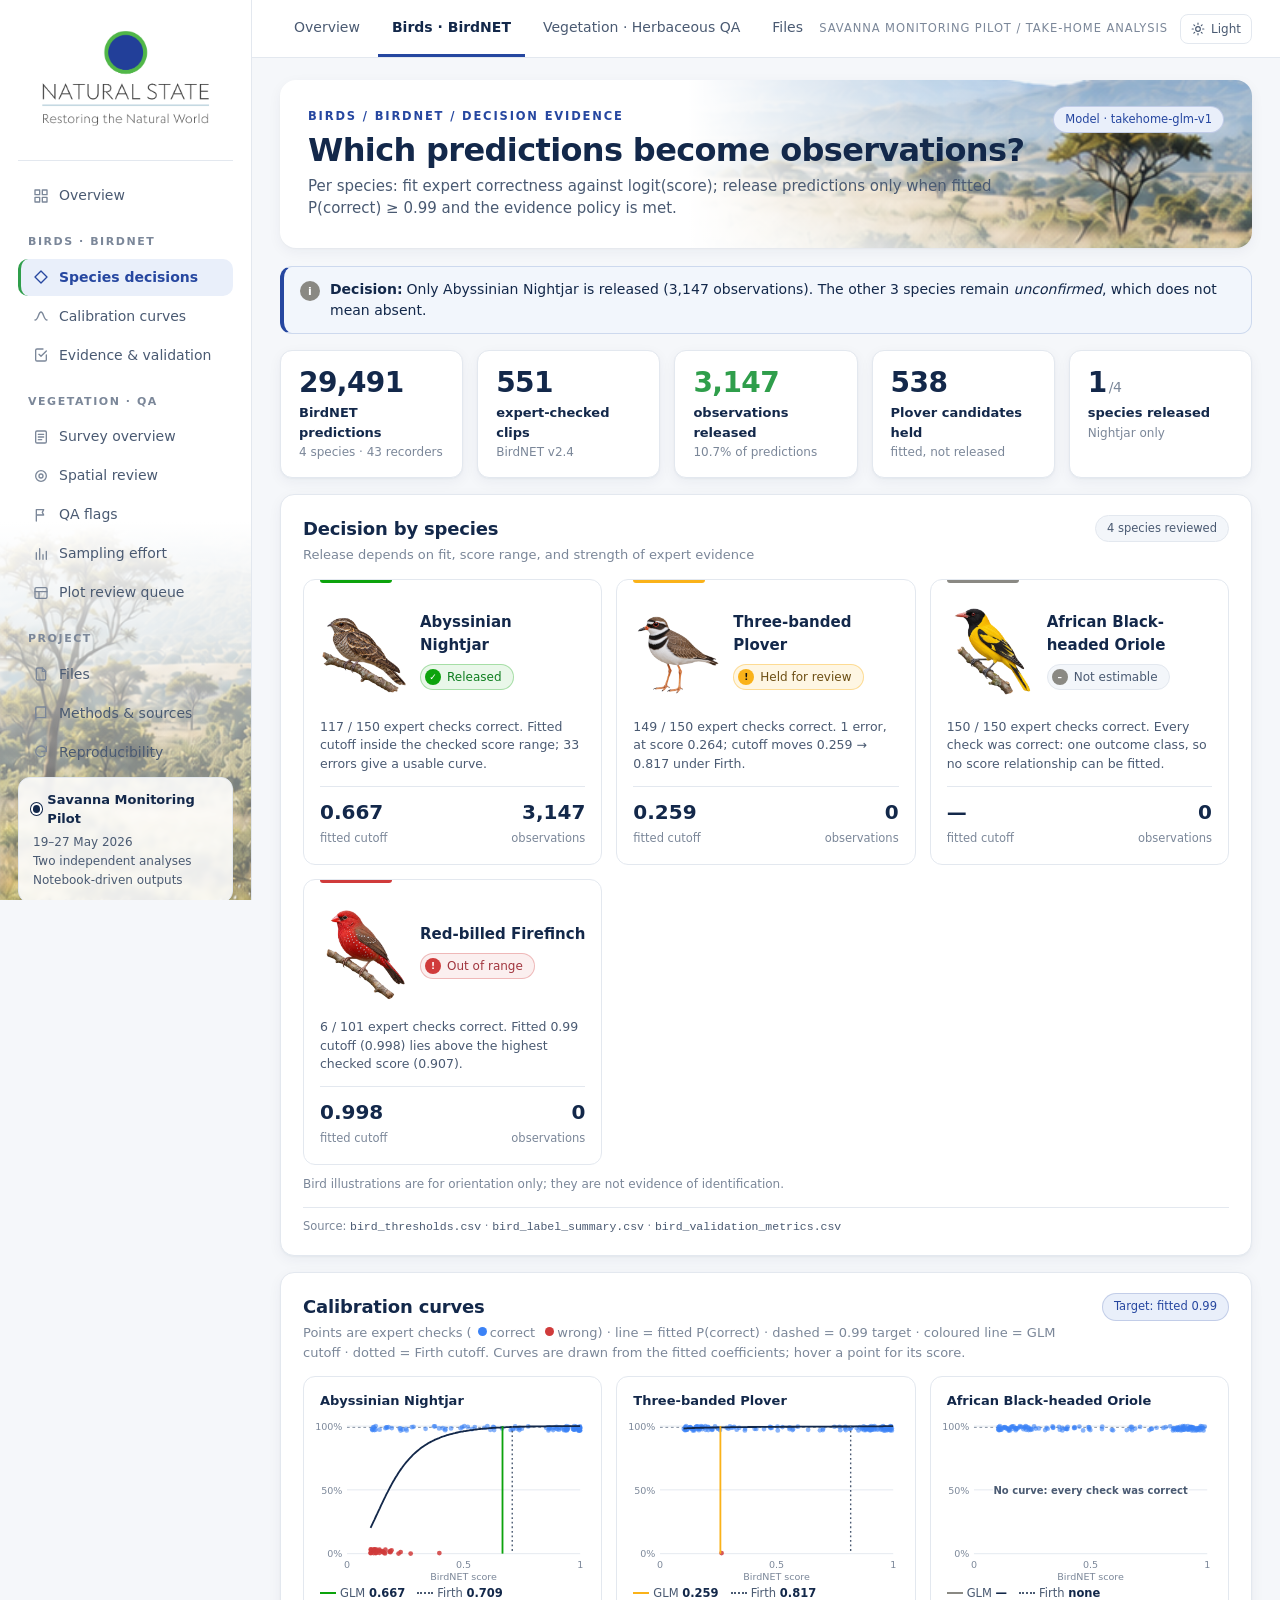
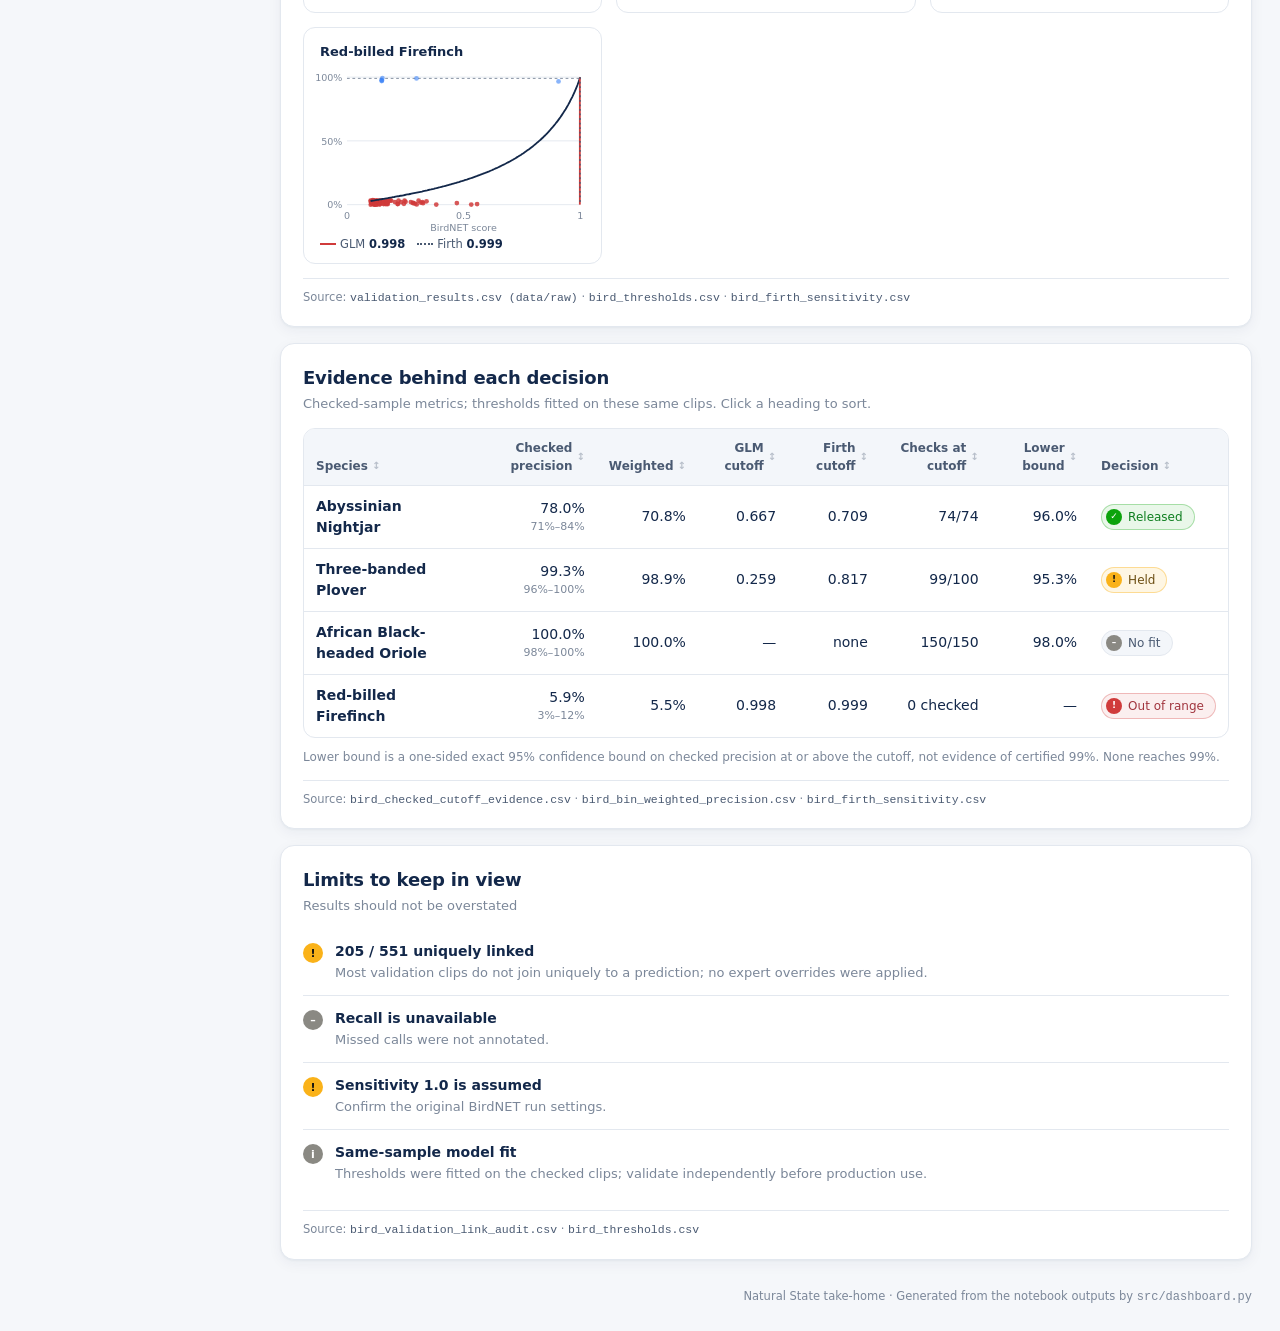
<file: outputs/dashboard/birds.html>
<!doctype html>
<html lang="en">
<head>
<meta charset="utf-8">
<meta name="viewport" content="width=device-width, initial-scale=1">
<title>Birds results</title>
<link rel="icon" href="assets/natural-state-mark.png">
<script>try{var t=localStorage.getItem('ns-theme');if(t==='light'||t==='dark')document.documentElement.dataset.theme=t}catch(e){}</script>
<style>/* Results dashboard. Inlined into every page by src/dashboard.py. */
:root {
  --page:#f5f7fa; --s1:#ffffff; --s2:#f3f6fa; --s3:#eef3fb; --ln:#e3e8ef; --track:#e9edf3;
  --t1:#13284a; --t2:#4a5a72; --t3:#7b8799; --blue:#2647a0; --blue-soft:#e9effa; --green:#2f9e4b; --muted-bar:#d5dbe4;
  --answer-bg:#f2f6fc; --answer-ln:#cdd9ee; --answer-t:#2647a0;
  --good:#0ca30c; --warning:#fab219; --serious:#ec835a; --critical:#d03b3b; --info:#8a8983;
  --shadow:0 1px 2px rgba(19,40,74,.04), 0 4px 14px rgba(19,40,74,.05);
  --side-w:252px;
  color-scheme: light;
}
/* Light is the default for every visitor; dark applies only when chosen with the toggle (data-theme on <html>). */
:root[data-theme="dark"] {
  --page:#111316; --s1:#1a1d22; --s2:#22262c; --s3:#1f2a3a; --ln:#2e333b; --track:#2a2f37;
  --t1:#eef2f8; --t2:#c0c8d4; --t3:#8e98a7; --blue:#7fa2f0; --blue-soft:#1f2a3d; --green:#57c06f; --muted-bar:#454b55;
  --answer-bg:#18243a; --answer-ln:#2b4166; --answer-t:#9dbaf5; --shadow:none; color-scheme: dark;
}
* { box-sizing:border-box; }
html { -webkit-text-size-adjust:100%; scroll-padding-top:72px; }
@media (prefers-reduced-motion: no-preference) { html { scroll-behavior:smooth; } }
body { margin:0; background:var(--page); color:var(--t1); font:14px/1.5 Inter, "Segoe UI", system-ui, -apple-system, sans-serif; }
a { color:inherit; }
code { font:12px ui-monospace, Consolas, monospace; }
button, select, input { font:inherit; color:inherit; }
:focus-visible { outline:2px solid var(--blue); outline-offset:2px; }
[hidden] { display:none !important; }

/* ---------- shell: sidebar + top bar */
.app { display:grid; grid-template-columns:var(--side-w) minmax(0, 1fr); min-height:100vh; }
.side { position:sticky; top:0; height:100vh; overflow-y:auto; display:flex; flex-direction:column; gap:6px;
  padding:22px 18px 18px; border-right:1px solid var(--ln);
  background:linear-gradient(to bottom, var(--s1) 0%, var(--s1) 58%, color-mix(in srgb, var(--s1) 55%, transparent) 78%,
    color-mix(in srgb, var(--s1) 20%, transparent) 100%), var(--side-img) center bottom / 100% auto no-repeat var(--s1); }
.logo { display:block; margin:0 auto 10px; padding-bottom:14px; border-bottom:1px solid var(--ln); width:100%; text-align:center; }
.logo img { width:200px; max-width:100%; height:118px; object-fit:cover; object-position:center 46%; background:#fff; border-radius:10px; }
.side-nav { display:flex; flex-direction:column; gap:2px; }
.sg { margin:18px 10px 6px; font-size:11px; font-weight:700; letter-spacing:.14em; text-transform:uppercase; color:var(--t3); }
.sn { display:flex; align-items:center; gap:10px; padding:8px 12px; border-radius:10px; color:var(--t2); text-decoration:none;
  border-left:3px solid transparent; }
.sn svg { width:16px; height:16px; flex:0 0 16px; color:var(--t3); }
.sn:hover { background:var(--s2); color:var(--t1); }
.sn.on { background:var(--blue-soft); color:var(--blue); font-weight:650; border-left-color:var(--green); }
.sn.on svg { color:var(--blue); }
.side-card { margin-top:auto; background:color-mix(in srgb, var(--s1) 88%, transparent); border:1px solid var(--ln); border-radius:12px;
  padding:12px 14px; font-size:12px; color:var(--t2); backdrop-filter:blur(2px); }
.side-card b { display:flex; align-items:center; gap:7px; color:var(--t1); font-size:13px; margin-bottom:4px; }
.side-card b::before { content:""; width:8px; height:8px; border-radius:50%; background:var(--t1); box-shadow:0 0 0 2px var(--s1), 0 0 0 3px var(--t1); }
.side-card span { display:block; line-height:1.6; }
.topbar { position:sticky; top:0; z-index:5; display:flex; align-items:center; gap:12px; padding:0 28px; min-height:58px;
  background:color-mix(in srgb, var(--s1) 94%, transparent); border-bottom:1px solid var(--ln); backdrop-filter:blur(6px); }
.top-mark { display:none; }
.top-mark img { width:30px; height:30px; display:block; }
.tabs { display:flex; gap:4px; overflow-x:auto; align-self:stretch; }
.tab { display:flex; align-items:center; padding:0 14px; color:var(--t2); text-decoration:none; white-space:nowrap; border-bottom:3px solid transparent; }
.tab:hover { color:var(--t1); }
.tab.on { color:var(--t1); font-weight:650; border-bottom-color:var(--blue); }
.crumb { margin-left:auto; font-size:11.5px; letter-spacing:.08em; text-transform:uppercase; color:var(--t3); white-space:nowrap; }
.theme { display:inline-flex; align-items:center; gap:6px; padding:5px 10px; border-radius:8px; border:1px solid var(--ln);
  background:var(--s1); cursor:pointer; color:var(--t2); font-size:12px; }
.theme:hover { color:var(--t1); background:var(--s2); }
.theme svg { width:14px; height:14px; }
.theme .moon, .theme[data-mode="dark"] .sun { display:none; }
.theme[data-mode="dark"] .moon { display:inline; }
.wrap { max-width:1500px; padding:22px 28px 28px; }
.foot { padding:0 28px 26px; text-align:right; font-size:11.5px; color:var(--t3); }

/* ---------- hero */
.hero { position:relative; display:flex; align-items:center; gap:20px; min-height:168px; margin-bottom:18px; padding:26px 28px;
  border-radius:16px; overflow:hidden; background:var(--s1); box-shadow:var(--shadow); }
.hero::after { content:""; position:absolute; inset:0 0 0 auto; width:58%; z-index:0;
  background:linear-gradient(to right, var(--s1) 0%, color-mix(in srgb, var(--s1) 55%, transparent) 30%, transparent 70%),
    var(--hero-img) right center / cover no-repeat; }
.hero-text { position:relative; z-index:1; max-width:860px; }
.eyebrow { font-size:11.5px; font-weight:700; letter-spacing:.16em; text-transform:uppercase; color:var(--blue); }
h1 { font-size:32px; margin:6px 0 6px; letter-spacing:-.02em; line-height:1.15; color:var(--t1); }
.sub { color:var(--t2); margin:0; font-size:15px; max-width:880px; }
.hero-badge { position:relative; z-index:1; margin-left:auto; align-self:flex-start; display:flex; gap:10px; align-items:center;
  background:color-mix(in srgb, var(--s1) 88%, transparent); border:1px solid color-mix(in srgb, var(--good) 35%, var(--ln));
  border-radius:12px; padding:10px 14px; font-size:12px; color:var(--t2); }
.hero-badge b { display:block; color:var(--green); font-size:13.5px; }
.hero-pill { position:relative; z-index:1; margin-left:auto; align-self:flex-start; }

/* ---------- common blocks */
.answer { display:flex; gap:10px; align-items:flex-start; background:var(--answer-bg); border:1px solid var(--answer-ln);
  border-left:4px solid var(--blue); border-radius:12px; padding:12px 16px; margin:0 0 16px; }
.answer b { color:var(--t1); margin-right:4px; }
.answer .ic { margin-top:2px; }
.notice { border:1px dashed var(--t3); border-radius:12px; padding:16px 18px; color:var(--t2); background:var(--s1); }
.notice b { color:var(--t1); }
.stack { display:grid; gap:16px; }
.grid { display:grid; grid-template-columns:7fr 5fr; gap:16px; align-items:start; }
.two { display:grid; grid-template-columns:1fr 1fr; gap:16px; align-items:stretch; }
.card { background:var(--s1); border:1px solid var(--ln); border-radius:14px; padding:20px 22px; min-width:0; box-shadow:var(--shadow); }
.ch { display:flex; align-items:flex-start; gap:12px; justify-content:space-between; }
.card h2 { font-size:18px; margin:0; letter-spacing:-.01em; color:var(--t1); }
.cs { color:var(--t3); font-size:13px; margin:3px 0 14px; }
.src { color:var(--t3); font-size:11.5px; margin-top:14px; border-top:1px solid var(--ln); padding-top:10px; }
.src code { color:var(--t2); font-size:11.5px; }
.note { color:var(--t3); font-size:12px; margin-top:10px; }
.pill { display:inline-flex; align-items:center; white-space:nowrap; font-size:11.5px; padding:4px 11px; border-radius:20px;
  background:var(--blue-soft); color:var(--blue); border:1px solid color-mix(in srgb, var(--blue) 20%, transparent); }
.pill.amber { background:color-mix(in srgb, var(--warning) 14%, var(--s1)); color:#8a5a00; border-color:color-mix(in srgb, var(--warning) 40%, transparent); }
.pill.grey { background:var(--s2); color:var(--t2); border-color:var(--ln); }
:root[data-theme="dark"] .pill.amber { color:#f5c35b; }
.btn { display:inline-flex; align-items:center; gap:6px; padding:7px 13px; border-radius:9px; font-weight:600; font-size:13px;
  text-decoration:none; cursor:pointer; border:1px solid transparent; white-space:nowrap; background:none; }
.btn.outline { color:var(--blue); border-color:color-mix(in srgb, var(--blue) 35%, var(--ln)); background:var(--s1); }
.btn.outline:hover { background:var(--blue-soft); }
.btn.primary { background:var(--blue); color:#fff; }
.btn.primary:hover { opacity:.9; }
.btn.ghost { padding:4px 10px; font-size:12px; color:var(--t2); border-color:var(--ln); background:var(--s1); }
.btn.ghost:hover { background:var(--s2); color:var(--t1); }
.actions { display:flex; gap:8px; flex-wrap:wrap; margin-top:16px; }

/* ---------- headline numbers (no decorative icons) */
.kpis { display:grid; grid-template-columns:repeat(auto-fit, minmax(170px, 1fr)); gap:14px; margin-bottom:16px; }
.kpi { background:var(--s1); border:1px solid var(--ln); border-radius:12px; padding:16px 18px; box-shadow:var(--shadow); }
.kpis.mini { grid-template-columns:repeat(3, 1fr); gap:12px; margin:0 0 14px; }
.kpis.mini .kpi { box-shadow:none; padding:14px 16px; }
.kv { font-size:28px; font-weight:750; letter-spacing:-.02em; font-variant-numeric:tabular-nums; line-height:1.15; color:var(--t1); }
.kv.green { color:var(--green); }
.kv small { font-size:14px; color:var(--t3); font-weight:500; margin-left:2px; }
.kl { color:var(--t1); font-weight:650; font-size:13px; margin-top:4px; }
.ks { color:var(--t3); font-size:12px; margin-top:1px; }

/* ---------- status: never colour alone, always icon + label */
.ic { flex:0 0 20px; width:20px; height:20px; border-radius:50%; display:inline-flex; align-items:center; justify-content:center;
  font-size:11px; font-weight:800; font-style:normal; line-height:1; }
.s-critical { background:var(--critical); color:#fff; } .s-serious { background:var(--serious); color:#111; }
.s-warning { background:var(--warning); color:#111; } .s-good { background:var(--good); color:#fff; }
.s-info { background:var(--info); color:#fff; }
.chip { display:inline-flex; align-items:center; gap:6px; border-radius:20px; padding:3px 11px 3px 4px; font-size:12px; white-space:nowrap;
  background:var(--s2); border:1px solid var(--ln); color:var(--t2); }
.chip .ic { flex-basis:16px; width:16px; height:16px; font-size:9px; }
.chip.c-good { background:color-mix(in srgb, var(--good) 9%, var(--s1)); border-color:color-mix(in srgb, var(--good) 30%, transparent); color:color-mix(in srgb, var(--good) 70%, var(--t1)); }
.chip.c-warning { background:color-mix(in srgb, var(--warning) 12%, var(--s1)); border-color:color-mix(in srgb, var(--warning) 40%, transparent); color:color-mix(in srgb, #8a5a00 75%, var(--t1)); }
.chip.c-serious { background:color-mix(in srgb, var(--serious) 12%, var(--s1)); border-color:color-mix(in srgb, var(--serious) 40%, transparent); color:color-mix(in srgb, var(--serious) 55%, var(--t1)); }
.chip.c-critical { background:color-mix(in srgb, var(--critical) 8%, var(--s1)); border-color:color-mix(in srgb, var(--critical) 30%, transparent); color:color-mix(in srgb, var(--critical) 75%, var(--t1)); }
.sv { display:inline-block; width:9px; height:9px; border-radius:50%; margin:0 3px 0 6px; vertical-align:1px; }
.fl { list-style:none; padding:0; margin:0 0 14px; }
.fl li { display:flex; gap:10px; align-items:flex-start; padding:5px 0; color:var(--t2); }
.fl li b { color:var(--t1); }
.fl .ic { margin-top:1px; }

/* ---------- overview */
.ov { display:flex; flex-direction:column; }
.ovh { font-size:12.5px; letter-spacing:.1em; text-transform:uppercase; color:var(--t2); display:flex; align-items:center; gap:9px; font-weight:700; }
.ovh svg { width:15px; height:15px; }
.q { font-size:19px; font-weight:700; letter-spacing:-.01em; margin:16px 0 2px; color:var(--t1); }
.ov .actions { margin-top:auto; padding-top:16px; }
.divider { border-top:1px solid var(--ln); margin:6px 0 12px; }
.limits { display:flex; flex-wrap:wrap; gap:8px; margin:10px 0 4px; }
.limits span { background:var(--s2); border-radius:8px; padding:5px 10px; color:var(--t2); font-size:12px; }
.limits b { color:var(--t1); margin-right:4px; }
.qs { list-style:none; margin:0; padding:0; counter-reset:q; }
.qs li { display:flex; gap:12px; align-items:flex-start; padding:11px 0; border-top:1px solid var(--ln); color:var(--t2); }
.qs li:first-child { border-top:0; }
.qs li::before { counter-increment:q; content:counter(q); flex:0 0 22px; height:22px; border-radius:50%; background:var(--blue-soft);
  color:var(--blue); font-size:11.5px; font-weight:700; display:flex; align-items:center; justify-content:center; }
.qs b { color:var(--t1); }
.rules { list-style:none; margin:0; padding:0; }
.rules li { display:flex; gap:12px; align-items:flex-start; padding:11px 0; border-top:1px solid var(--ln); }
.rules li:first-child { border-top:0; }
.rules li .ic { margin-top:2px; }
.rules b { display:block; color:var(--t1); }
.rules span { color:var(--t3); font-size:13px; }
.mini-h { display:flex; align-items:baseline; justify-content:space-between; gap:10px; margin:4px 0 8px; }
.mini-h h3 { margin:0; font-size:15px; color:var(--t1); }
.mini-h span { color:var(--t3); font-size:12px; }

/* ---------- birds */
.scs { display:grid; grid-template-columns:repeat(auto-fit, minmax(250px, 1fr)); gap:14px; }
.sc { position:relative; border:1px solid var(--ln); border-radius:12px; padding:16px; display:flex; flex-direction:column; gap:12px;
  background:var(--s1); }
.sc::before { content:""; position:absolute; left:16px; top:0; width:72px; height:3px; border-radius:0 0 3px 3px; background:var(--accent, var(--info)); }
.sc-top { display:grid; grid-template-columns:88px 1fr; gap:12px; align-items:center; }
.bird { width:88px; height:110px; object-fit:contain; object-position:center; display:block; }
.bird-ph { width:88px; height:110px; border-radius:10px; background:var(--s2); }
.scn { font-weight:700; font-size:15px; color:var(--t1); margin-bottom:8px; }
.scw { color:var(--t2); font-size:12.5px; }
.scg { display:flex; justify-content:space-between; gap:10px; border-top:1px solid var(--ln); padding-top:10px; margin-top:auto; }
.scg b { display:block; font-size:20px; font-variant-numeric:tabular-nums; color:var(--t1); }
.scg b small { font-size:12px; color:var(--t3); font-weight:500; }
.scg span { color:var(--t3); font-size:11.5px; }
.scg div:last-child { text-align:right; }
.cms { display:grid; grid-template-columns:repeat(auto-fit, minmax(250px, 1fr)); gap:14px; }
.cm { border:1px solid var(--ln); border-radius:12px; padding:12px 12px 10px; background:var(--s1); }
.cmh { font-size:13px; font-weight:700; margin:2px 4px 6px; color:var(--t1); }
.cap { display:flex; flex-wrap:wrap; gap:4px 12px; font-size:11.5px; color:var(--t2); margin:4px 4px 0; }
.cap b { color:var(--t1); font-variant-numeric:tabular-nums; }
.ln-solid, .ln-dot { display:inline-block; width:16px; height:0; vertical-align:3px; margin-right:4px; border-top:2px solid var(--c, var(--t2)); }
.ln-dot { border-top-style:dotted; }
.fu { display:grid; grid-template-columns:minmax(120px, 200px) 1fr minmax(90px, auto); gap:12px; align-items:center; margin:9px 0; }
.ful { color:var(--t2); font-size:13px; overflow:hidden; text-overflow:ellipsis; white-space:nowrap; }
.fut { position:relative; height:10px; background:var(--track); border-radius:6px; }
.fb { position:absolute; left:0; top:0; height:10px; border-radius:6px; min-width:3px; }
.fb.pred { background:var(--muted-bar); }
.fun { text-align:right; font-variant-numeric:tabular-nums; white-space:nowrap; color:var(--t2); font-size:13px; }
.fun b { color:var(--t1); }
.lims { list-style:none; margin:0; padding:0; }
.lims li { display:flex; gap:12px; padding:12px 0; border-top:1px solid var(--ln); }
.lims li:first-child { border-top:0; }
.lims li .ic { margin-top:2px; }
.lims b { display:block; color:var(--t1); }
.lims span { color:var(--t3); font-size:13px; }

/* ---------- vegetation */
.mapwrap { background:var(--s3); border-radius:12px; border:1px solid var(--ln); padding:6px; }
.legend { display:flex; flex-wrap:wrap; gap:6px 16px; margin-top:10px; color:var(--t2); font-size:12px; }
.lg { display:inline-flex; align-items:center; gap:6px; } .lg b { color:var(--t1); }
.lg .ic { width:16px; height:16px; flex-basis:16px; font-size:9px; }
.ring { width:12px; height:12px; border-radius:50%; border:2px solid var(--blue); display:inline-block; }
.xx { color:var(--critical); font-weight:800; }
.fd { display:grid; grid-template-columns:22px 1fr auto; gap:10px; align-items:start; padding:11px 0; border-top:1px solid var(--ln); }
.fd:first-of-type { border-top:0; }
.ft { font-weight:650; color:var(--t1); } .fs { color:var(--t3); font-size:12.5px; }
.fn { font-size:18px; font-weight:750; font-variant-numeric:tabular-nums; color:var(--t1); } .fn small { font-size:12px; color:var(--t3); font-weight:500; }
.prio { margin-top:14px; background:var(--s2); border-radius:10px; padding:12px 14px; font-size:12.5px; color:var(--t2); }
.prioh { color:var(--t1); font-weight:650; margin-bottom:6px; }
.prio .pr { display:grid; grid-template-columns:18px 120px 1fr; gap:8px; align-items:center; padding:3px 0; }
.prio .ic { width:18px; height:18px; font-size:9px; }
.prio b { color:var(--t1); font-weight:600; }
.prio p { margin:8px 0 0; color:var(--t3); font-size:12px; }
.br { display:grid; grid-template-columns:minmax(150px, 260px) 1fr 40px; gap:10px; align-items:center; margin:7px 0; }
.bl { color:var(--t2); font-size:12.5px; white-space:nowrap; overflow:hidden; text-overflow:ellipsis; display:flex; gap:6px; align-items:center; }
.bl code { color:var(--t1); font-size:11px; }
.bl .ic { width:15px; height:15px; flex-basis:15px; font-size:8px; }
.bt { height:9px; background:var(--track); border-radius:5px; } .bf { height:9px; border-radius:5px; min-width:4px; }
.bn { text-align:right; font-weight:650; font-variant-numeric:tabular-nums; color:var(--t1); }
.toolbar { display:flex; align-items:center; gap:10px; flex-wrap:wrap; margin-bottom:10px; color:var(--t2); font-size:12.5px; }
.toolbar select { padding:6px 10px; border-radius:8px; border:1px solid var(--ln); background:var(--s1); }

/* ---------- charts: every theme-dependent colour comes from a token */
svg { display:block; overflow:visible; }
.gr { stroke:var(--ln); stroke-width:1; }
.ax { fill:var(--t3); font-size:10.5px; }
.lb { fill:var(--t2); font-size:11px; font-weight:600; paint-order:stroke; stroke:var(--s3); stroke-width:3px; stroke-linejoin:round; }
.cm .lb { stroke:var(--s1); }
.lbk { fill:var(--t1); }
.halo { stroke:var(--s1); stroke-width:2; }
.curve { stroke:var(--t1); stroke-width:2; fill:none; }
.target { stroke:var(--t3); stroke-width:1; stroke-dasharray:3 3; }
.firth { stroke:var(--t2); stroke-width:1.5; stroke-dasharray:2 3; }
.leader { stroke:var(--t2); stroke-width:1; }
.planned { fill:var(--s1); stroke:var(--blue); stroke-width:2.2; }
.backup { fill:var(--t3); }
.pt-ok { fill:#3b82f6; opacity:.6; } .pt-bad { fill:var(--critical); opacity:.85; }
.stem-cont { stroke:var(--blue); } .dot-cont { fill:var(--blue); }
.stem-flat { stroke:var(--info); } .dot-flat { fill:var(--info); }

/* ---------- tables */
.tw { overflow-x:auto; border:1px solid var(--ln); border-radius:12px; }
table { width:100%; border-collapse:collapse; font-variant-numeric:tabular-nums; }
th { text-align:left; color:var(--t2); font-weight:600; font-size:12px; padding:10px 12px; border-bottom:1px solid var(--ln);
  vertical-align:bottom; background:var(--s2); }
td { padding:10px 12px; border-bottom:1px solid var(--ln); color:var(--t1); }
tr:last-child td { border-bottom:0; }
th.n, td.n { text-align:right; }
th button.sort { all:unset; cursor:pointer; display:inline-flex; gap:4px; align-items:center; border-radius:4px; }
th button.sort:focus-visible { outline:2px solid var(--blue); outline-offset:2px; }
th button.sort::after { content:"↕"; opacity:.35; font-size:10px; }
th[aria-sort="ascending"] button.sort::after { content:"↑"; opacity:1; }
th[aria-sort="descending"] button.sort::after { content:"↓"; opacity:1; }
th[aria-sort] { color:var(--t1); }
.ci { display:block; color:var(--t3); font-size:11px; }
tbody tr:hover td { background:color-mix(in srgb, var(--s2) 70%, transparent); }

/* ---------- files */
.filters { display:flex; gap:8px; flex-wrap:wrap; margin:0 0 16px; }
.filter { padding:7px 14px; border-radius:9px; border:1px solid var(--ln); background:var(--s1); color:var(--t2); cursor:pointer; font-size:13px; }
.filter:hover { color:var(--t1); }
.filter[aria-pressed="true"] { background:var(--blue-soft); color:var(--blue); border-color:color-mix(in srgb, var(--blue) 35%, var(--ln)); font-weight:600; }
.files-top { display:flex; gap:12px; align-items:center; flex-wrap:wrap; justify-content:space-between; margin-bottom:6px; }
.search { position:relative; width:260px; max-width:100%; }
.search input { width:100%; padding:7px 12px 7px 32px; border-radius:9px; border:1px solid var(--ln); background:var(--s1); outline:none; }
.search input:focus { border-color:var(--blue); }
.search svg { position:absolute; left:10px; top:50%; transform:translateY(-50%); color:var(--t3); }
.fgrid { columns:2; column-gap:16px; }
.fgrid > .group { break-inside:avoid; margin-bottom:16px; }
.path { display:inline-block; margin:2px 4px 8px 0; padding:3px 9px; border-radius:7px; border:1px solid var(--ln); background:var(--s2);
  font:12px ui-monospace, Consolas, monospace; color:var(--t2); }
.files { list-style:none; margin:0; padding:0; border-top:1px solid var(--ln); }
.file { display:grid; grid-template-columns:auto minmax(0, 1fr) auto; gap:12px; align-items:center; padding:11px 0; border-bottom:1px solid var(--ln); }
.file:last-child { border-bottom:0; }
.badge { font:700 10px ui-monospace, Consolas, monospace; padding:9px 0; width:46px; text-align:center; border-radius:9px; letter-spacing:.03em;
  border:1px solid var(--ln); background:var(--s1); color:var(--blue); }
.fmain { min-width:0; }
.fname { font:600 13px ui-monospace, Consolas, monospace; color:var(--t1); word-break:break-all; }
.fdesc { color:var(--t3); font-size:12.5px; margin-top:1px; }
.fdesc.missing { font-style:italic; }
.fmeta { color:var(--t3); font-size:11.5px; font-variant-numeric:tabular-nums; }
.factions { display:flex; gap:6px; }
.tip { margin-top:14px; background:var(--answer-bg); border:1px solid var(--answer-ln); border-radius:10px; padding:12px 14px; color:var(--t2); font-size:13px; }
.checks { list-style:none; margin:0; padding:0; counter-reset:c; }
.checks li { display:flex; gap:12px; align-items:flex-start; padding:7px 0; color:var(--t2); }
.checks li::before { counter-increment:c; content:counter(c); flex:0 0 22px; height:22px; border-radius:50%; background:var(--info); color:#fff;
  font-size:11.5px; font-weight:700; display:flex; align-items:center; justify-content:center; }
.empty { text-align:center; color:var(--t3); padding:30px; }

/* ---------- preview dialog */
dialog { width:min(1100px, calc(100vw - 24px)); max-height:calc(100vh - 40px); padding:0; border:1px solid var(--ln); border-radius:14px;
  background:var(--s1); color:var(--t1); box-shadow:0 20px 60px rgba(10,20,40,.3); }
dialog::backdrop { background:rgba(15,25,45,.45); }
.dh { display:flex; align-items:flex-start; gap:12px; padding:14px 16px 12px 18px; border-bottom:1px solid var(--ln); }
.dt { flex:1; min-width:0; }
.dt h2 { margin:0; font:650 15px ui-monospace, Consolas, monospace; word-break:break-all; }
.dt small { display:block; color:var(--t3); font-size:12px; margin-top:2px; }
.dclose { flex:0 0 auto; width:32px; height:32px; border-radius:8px; border:1px solid var(--ln); background:var(--s1); cursor:pointer;
  font-size:18px; line-height:1; color:var(--t2); }
.dclose:hover { background:var(--s2); color:var(--t1); }
.db { overflow:auto; max-height:calc(100vh - 170px); }
.db table { width:auto; font-size:12px; }
.db th, .db td { white-space:nowrap; max-width:320px; overflow:hidden; text-overflow:ellipsis; padding:6px 10px; }
.db th { position:sticky; top:0; z-index:1; }
.db pre { margin:0; padding:16px 18px; font:12px/1.55 ui-monospace, Consolas, monospace; white-space:pre-wrap; word-break:break-word; }
.db img { display:block; max-width:100%; max-height:calc(100vh - 200px); margin:12px auto; object-fit:contain; }
.db iframe { display:block; width:100%; height:calc(100vh - 190px); border:0; }
.db .msg { padding:28px 20px; color:var(--t2); }
.nb-cell { border-bottom:1px solid var(--ln); padding:10px 18px; }
.nb-cell .nb-k { font:600 10.5px ui-monospace, Consolas, monospace; color:var(--t3); text-transform:uppercase; letter-spacing:.06em; }
.nb-cell pre { padding:6px 0 0; }
.nb-code pre { background:var(--s2); border-radius:8px; padding:8px 10px; margin-top:4px; }
.nb-out pre { color:var(--t2); }
.df { display:flex; justify-content:flex-end; gap:8px; padding:10px 16px; border-top:1px solid var(--ln); }

/* ---------- responsive */
@media (max-width:1500px) { .grid.ev { grid-template-columns:1fr; } }
@media (max-width:1180px) {
  .scs, .cms { grid-template-columns:repeat(2, minmax(0, 1fr)); }
}
@media (max-width:1024px) {
  .app { grid-template-columns:1fr; }
  .side { display:none; }
  .top-mark { display:block; }
  .crumb { display:none; }
  .theme { margin-left:auto; }
  .grid, .two { grid-template-columns:1fr; }
  .fgrid { columns:1; }
}
@media (max-width:700px) {
  .wrap { padding:16px 16px 24px; }
  .topbar { padding:0 12px; }
  .hero { padding:20px 18px; flex-direction:column; align-items:flex-start; }
  .hero::after { width:100%; opacity:.25; }
  .hero-badge, .hero-pill { margin-left:0; }
  h1 { font-size:24px; }
  .kpis { grid-template-columns:repeat(2, minmax(0, 1fr)); }
  .kpis.mini { grid-template-columns:repeat(3, minmax(0, 1fr)); }
  .kpis.mini .kv { font-size:20px; }
  .scs, .cms { grid-template-columns:1fr; }
  .file { grid-template-columns:auto minmax(0, 1fr); }
  .factions { grid-column:2; }
  .br { grid-template-columns:minmax(0, 1fr) 30% 34px; }
  .fu { grid-template-columns:minmax(0, 1fr) 30% auto; }
  .prio .pr { grid-template-columns:18px 1fr; } .prio .pr span:last-child { grid-column:2; }
  .tab { padding:0 9px; font-size:13px; }
}
</style>
</head>
<body style="--hero-img:url('assets/scenery.png');--side-img:url('assets/savanna_sidebar.png')">
<div class="app">
<aside class="side"><a class="logo" href="index.html"><img src="assets/natural-state-full-logo.png" alt="Natural State: Restoring the Natural World"></a><nav class="side-nav" aria-label="Sections"><a class="sn" href="index.html"><svg viewBox="0 0 24 24" fill="none" stroke="currentColor" stroke-width="2" stroke-linecap="round" stroke-linejoin="round" aria-hidden="true"><rect x="3" y="3" width="7" height="7"/><rect x="14" y="3" width="7" height="7"/><rect x="3" y="14" width="7" height="7"/><rect x="14" y="14" width="7" height="7"/></svg>Overview</a><div class="sg">Birds · BirdNET</div><a class="sn on" href="birds.html" aria-current=page><svg viewBox="0 0 24 24" fill="none" stroke="currentColor" stroke-width="2" stroke-linecap="round" stroke-linejoin="round" aria-hidden="true"><path d="M12 3 21 12 12 21 3 12z"/></svg>Species decisions</a><a class="sn" href="birds.html#calibration"><svg viewBox="0 0 24 24" fill="none" stroke="currentColor" stroke-width="2" stroke-linecap="round" stroke-linejoin="round" aria-hidden="true"><path d="M3 18c5 0 5-12 9-12s4 12 9 12"/></svg>Calibration curves</a><a class="sn" href="birds.html#evidence"><svg viewBox="0 0 24 24" fill="none" stroke="currentColor" stroke-width="2" stroke-linecap="round" stroke-linejoin="round" aria-hidden="true"><path d="M9 11l3 3 8-8"/><path d="M20 12v7a2 2 0 0 1-2 2H6a2 2 0 0 1-2-2V5a2 2 0 0 1 2-2h9"/></svg>Evidence &amp; validation</a><div class="sg">Vegetation · QA</div><a class="sn" href="vegetation.html"><svg viewBox="0 0 24 24" fill="none" stroke="currentColor" stroke-width="2" stroke-linecap="round" stroke-linejoin="round" aria-hidden="true"><rect x="4" y="3" width="16" height="18" rx="2"/><path d="M8 8h8M8 12h8M8 16h5"/></svg>Survey overview</a><a class="sn" href="vegetation.html#spatial"><svg viewBox="0 0 24 24" fill="none" stroke="currentColor" stroke-width="2" stroke-linecap="round" stroke-linejoin="round" aria-hidden="true"><circle cx="12" cy="12" r="8"/><circle cx="12" cy="12" r="3"/></svg>Spatial review</a><a class="sn" href="vegetation.html#flags"><svg viewBox="0 0 24 24" fill="none" stroke="currentColor" stroke-width="2" stroke-linecap="round" stroke-linejoin="round" aria-hidden="true"><path d="M5 21V4h11l-2 4 2 4H5"/></svg>QA flags</a><a class="sn" href="vegetation.html#effort"><svg viewBox="0 0 24 24" fill="none" stroke="currentColor" stroke-width="2" stroke-linecap="round" stroke-linejoin="round" aria-hidden="true"><path d="M5 20V10M10 20V4M15 20v-7M20 20V8"/></svg>Sampling effort</a><a class="sn" href="vegetation.html#queue"><svg viewBox="0 0 24 24" fill="none" stroke="currentColor" stroke-width="2" stroke-linecap="round" stroke-linejoin="round" aria-hidden="true"><rect x="3" y="4" width="18" height="16" rx="2"/><path d="M3 10h18M9 10v10"/></svg>Plot review queue</a><div class="sg">Project</div><a class="sn" href="files.html"><svg viewBox="0 0 24 24" fill="none" stroke="currentColor" stroke-width="2" stroke-linecap="round" stroke-linejoin="round" aria-hidden="true"><path d="M14 3H7a2 2 0 0 0-2 2v14a2 2 0 0 0 2 2h10a2 2 0 0 0 2-2V8z"/><path d="M14 3v5h5"/></svg>Files</a><a class="sn" href="files.html#methods"><svg viewBox="0 0 24 24" fill="none" stroke="currentColor" stroke-width="2" stroke-linecap="round" stroke-linejoin="round" aria-hidden="true"><path d="M4 5a2 2 0 0 1 2-2h13v16H6a2 2 0 0 0-2 2z"/><path d="M4 19V5"/></svg>Methods &amp; sources</a><a class="sn" href="files.html#reproducibility"><svg viewBox="0 0 24 24" fill="none" stroke="currentColor" stroke-width="2" stroke-linecap="round" stroke-linejoin="round" aria-hidden="true"><path d="M20 11a8 8 0 1 0-2.3 5.7"/><path d="M20 4v7h-7"/></svg>Reproducibility</a></nav><div class="side-card"><b>Savanna Monitoring Pilot</b><span>19–27 May 2026</span><span>Two independent analyses</span><span>Notebook-driven outputs</span></div></aside>
<div class="main">
<header class="topbar"><a class="top-mark" href="index.html"><img src="assets/natural-state-mark.png" alt="Natural State"></a>
<nav class="tabs" aria-label="Dashboard pages"><a class="tab" href="index.html">Overview</a><a class="tab on" href="birds.html" aria-current=page>Birds · BirdNET</a><a class="tab" href="vegetation.html">Vegetation · Herbaceous QA</a><a class="tab" href="files.html">Files</a></nav>
<span class="crumb">Savanna Monitoring Pilot / Take-home analysis</span>
<button type="button" id="theme-toggle" class="theme" aria-pressed="false" aria-label="Dark theme"><svg class="sun" viewBox="0 0 24 24" fill="none" stroke="currentColor" stroke-width="2" stroke-linecap="round" aria-hidden="true"><circle cx="12" cy="12" r="4"/><path d="M12 2v2M12 20v2M4.9 4.9l1.4 1.4M17.7 17.7l1.4 1.4M2 12h2M20 12h2M4.9 19.1l1.4-1.4M17.7 6.3l1.4-1.4"/></svg><svg class="moon" viewBox="0 0 24 24" fill="none" stroke="currentColor" stroke-width="2" stroke-linecap="round" aria-hidden="true"><path d="M21 12.8A9 9 0 1 1 11.2 3a7 7 0 0 0 9.8 9.8z"/></svg><span class="tlabel">Light</span></button></header>
<main class="wrap"><section class="hero"><div class="hero-text"><div class="eyebrow">Birds / BirdNET / Decision evidence</div><h1>Which predictions become observations?</h1><p class="sub">Per species: fit expert correctness against logit(score); release predictions only when fitted P(correct) ≥ 0.99 and the evidence policy is met.</p></div><span class="hero-pill"><span class="pill ">Model · takehome-glm-v1</span></span></section>
<div class="answer"><i class="ic s-info" aria-hidden="true">i</i><div><b>Decision:</b>Only Abyssinian Nightjar is released (3,147 observations). The other 3 species remain <i>unconfirmed</i>, which does not mean absent.</div></div>
<div class="kpis"><div class="kpi"><div class="kv">29,491</div><div class="kl">BirdNET predictions</div><div class="ks">4 species · 43 recorders</div></div><div class="kpi"><div class="kv">551</div><div class="kl">expert-checked clips</div><div class="ks">BirdNET v2.4</div></div><div class="kpi"><div class="kv green">3,147</div><div class="kl">observations released</div><div class="ks">10.7% of predictions</div></div><div class="kpi"><div class="kv">538</div><div class="kl">Plover candidates held</div><div class="ks">fitted, not released</div></div><div class="kpi"><div class="kv">1<small>/4</small></div><div class="kl">species released</div><div class="ks">Nightjar only</div></div></div>
<div class="stack">
<section class="card" id="species"><div class="ch"><div><h2>Decision by species</h2><div class="cs">Release depends on fit, score range, and strength of expert evidence</div></div><span class="pill grey">4 species reviewed</span></div><div class="scs"><article class="sc" style="--accent:#0ca30c"><div class="sc-top"><img class="bird" src="assets/nightjar.png" alt="Illustration of Abyssinian Nightjar" loading="lazy"><div><div class="scn">Abyssinian Nightjar</div><span class="chip c-good"><i class="ic s-good" aria-hidden="true">✓</i>Released</span></div></div><div class="scw">117 / 150 expert checks correct. Fitted cutoff inside the checked score range; 33 errors give a usable curve.</div><div class="scg"><div><b>0.667</b><span>fitted cutoff</span></div><div><b>3,147</b><span>observations</span></div></div></article><article class="sc" style="--accent:#fab219"><div class="sc-top"><img class="bird" src="assets/plover.png" alt="Illustration of Three-banded Plover" loading="lazy"><div><div class="scn">Three-banded Plover</div><span class="chip c-warning"><i class="ic s-warning" aria-hidden="true">!</i>Held for review</span></div></div><div class="scw">149 / 150 expert checks correct. 1 error, at score 0.264; cutoff moves 0.259 → 0.817 under Firth.</div><div class="scg"><div><b>0.259</b><span>fitted cutoff</span></div><div><b>0</b><span>observations</span></div></div></article><article class="sc" style="--accent:#8a8983"><div class="sc-top"><img class="bird" src="assets/oriole.png" alt="Illustration of African Black-headed Oriole" loading="lazy"><div><div class="scn">African Black-headed Oriole</div><span class="chip c-info"><i class="ic s-info" aria-hidden="true">–</i>Not estimable</span></div></div><div class="scw">150 / 150 expert checks correct. Every check was correct: one outcome class, so no score relationship can be fitted.</div><div class="scg"><div><b>—</b><span>fitted cutoff</span></div><div><b>0</b><span>observations</span></div></div></article><article class="sc" style="--accent:#d03b3b"><div class="sc-top"><img class="bird" src="assets/firefinch.png" alt="Illustration of Red-billed Firefinch" loading="lazy"><div><div class="scn">Red-billed Firefinch</div><span class="chip c-critical"><i class="ic s-critical" aria-hidden="true">!</i>Out of range</span></div></div><div class="scw">6 / 101 expert checks correct. Fitted 0.99 cutoff (0.998) lies above the highest checked score (0.907).</div><div class="scg"><div><b>0.998</b><span>fitted cutoff</span></div><div><b>0</b><span>observations</span></div></div></article></div><div class="note">Bird illustrations are for orientation only; they are not evidence of identification.</div><div class="src">Source: <code>bird_thresholds.csv</code> · <code>bird_label_summary.csv</code> · <code>bird_validation_metrics.csv</code></div></section>
<section class="card" id="calibration"><div class="ch"><div><h2>Calibration curves</h2><div class="cs">Points are expert checks (<span class="sv" style="background:#3b82f6"></span>correct <span class="sv" style="background:var(--critical)"></span>wrong) · line = fitted P(correct) · dashed = 0.99 target · coloured line = GLM cutoff · dotted = Firth cutoff. Curves are drawn from the fitted coefficients; hover a point for its score.</div></div><span class="pill ">Target: fitted 0.99</span></div><div class="cms"><div class="cm"><div class="cmh">Abyssinian Nightjar</div><svg viewBox="0 0 300 180" width="100%" role="img" aria-label="Abyssinian Nightjar: expert checks against BirdNET score, with the fitted probability of a correct call"><line x1="34" x2="290" y1="150.0" y2="150.0" class="gr"/><text x="29" y="154.0" class="ax" text-anchor="end">0%</text><line x1="34" x2="290" y1="80.0" y2="80.0" class="gr"/><text x="29" y="84.0" class="ax" text-anchor="end">50%</text><line x1="34" x2="290" y1="10.0" y2="10.0" class="gr"/><text x="29" y="14.0" class="ax" text-anchor="end">100%</text><text x="34.0" y="166" class="ax" text-anchor="middle">0</text><text x="162.0" y="166" class="ax" text-anchor="middle">0.5</text><text x="290.0" y="166" class="ax" text-anchor="middle">1</text><text x="162" y="179" class="ax" text-anchor="middle">BirdNET score</text><line x1="34" x2="290" y1="11.4" y2="11.4" class="target"><title>Target P(correct) = 0.99</title></line><circle cx="61.4" cy="13.1" r="2.6" class="pt-ok"><title>score 0.107 · correct</title></circle><circle cx="61.9" cy="14.4" r="2.6" class="pt-ok"><title>score 0.109 · correct</title></circle><circle cx="62.2" cy="13.8" r="2.6" class="pt-ok"><title>score 0.110 · correct</title></circle><circle cx="62.9" cy="11.1" r="2.6" class="pt-ok"><title>score 0.113 · correct</title></circle><circle cx="63.7" cy="11.5" r="2.6" class="pt-ok"><title>score 0.116 · correct</title></circle><circle cx="64.2" cy="14.3" r="2.6" class="pt-ok"><title>score 0.118 · correct</title></circle><circle cx="65.5" cy="10.0" r="2.6" class="pt-ok"><title>score 0.123 · correct</title></circle><circle cx="65.5" cy="14.0" r="2.6" class="pt-ok"><title>score 0.123 · correct</title></circle><circle cx="69.8" cy="13.9" r="2.6" class="pt-ok"><title>score 0.140 · correct</title></circle><circle cx="76.2" cy="12.3" r="2.6" class="pt-ok"><title>score 0.165 · correct</title></circle><circle cx="77.3" cy="11.5" r="2.6" class="pt-ok"><title>score 0.169 · correct</title></circle><circle cx="77.8" cy="11.4" r="2.6" class="pt-ok"><title>score 0.171 · correct</title></circle><circle cx="79.6" cy="11.2" r="2.6" class="pt-ok"><title>score 0.178 · correct</title></circle><circle cx="83.2" cy="12.2" r="2.6" class="pt-ok"><title>score 0.192 · correct</title></circle><circle cx="91.9" cy="12.5" r="2.6" class="pt-ok"><title>score 0.226 · correct</title></circle><circle cx="92.9" cy="12.7" r="2.6" class="pt-ok"><title>score 0.230 · correct</title></circle><circle cx="92.9" cy="14.9" r="2.6" class="pt-ok"><title>score 0.230 · correct</title></circle><circle cx="95.2" cy="13.9" r="2.6" class="pt-ok"><title>score 0.239 · correct</title></circle><circle cx="98.8" cy="13.0" r="2.6" class="pt-ok"><title>score 0.253 · correct</title></circle><circle cx="99.5" cy="14.8" r="2.6" class="pt-ok"><title>score 0.256 · correct</title></circle><circle cx="105.2" cy="11.1" r="2.6" class="pt-ok"><title>score 0.278 · correct</title></circle><circle cx="107.0" cy="10.8" r="2.6" class="pt-ok"><title>score 0.285 · correct</title></circle><circle cx="120.3" cy="13.0" r="2.6" class="pt-ok"><title>score 0.337 · correct</title></circle><circle cx="129.5" cy="10.2" r="2.6" class="pt-ok"><title>score 0.373 · correct</title></circle><circle cx="130.5" cy="10.2" r="2.6" class="pt-ok"><title>score 0.377 · correct</title></circle><circle cx="135.1" cy="12.5" r="2.6" class="pt-ok"><title>score 0.395 · correct</title></circle><circle cx="139.2" cy="12.3" r="2.6" class="pt-ok"><title>score 0.411 · correct</title></circle><circle cx="141.8" cy="14.5" r="2.6" class="pt-ok"><title>score 0.421 · correct</title></circle><circle cx="142.0" cy="13.1" r="2.6" class="pt-ok"><title>score 0.422 · correct</title></circle><circle cx="148.2" cy="12.5" r="2.6" class="pt-ok"><title>score 0.446 · correct</title></circle><circle cx="158.7" cy="12.4" r="2.6" class="pt-ok"><title>score 0.487 · correct</title></circle><circle cx="160.5" cy="11.2" r="2.6" class="pt-ok"><title>score 0.494 · correct</title></circle><circle cx="162.8" cy="10.1" r="2.6" class="pt-ok"><title>score 0.503 · correct</title></circle><circle cx="166.6" cy="10.9" r="2.6" class="pt-ok"><title>score 0.518 · correct</title></circle><circle cx="171.0" cy="13.4" r="2.6" class="pt-ok"><title>score 0.535 · correct</title></circle><circle cx="174.3" cy="11.0" r="2.6" class="pt-ok"><title>score 0.548 · correct</title></circle><circle cx="184.8" cy="11.8" r="2.6" class="pt-ok"><title>score 0.589 · correct</title></circle><circle cx="188.1" cy="10.0" r="2.6" class="pt-ok"><title>score 0.602 · correct</title></circle><circle cx="191.4" cy="14.1" r="2.6" class="pt-ok"><title>score 0.615 · correct</title></circle><circle cx="194.5" cy="10.8" r="2.6" class="pt-ok"><title>score 0.627 · correct</title></circle><circle cx="195.3" cy="11.3" r="2.6" class="pt-ok"><title>score 0.630 · correct</title></circle><circle cx="195.5" cy="14.3" r="2.6" class="pt-ok"><title>score 0.631 · correct</title></circle><circle cx="204.2" cy="12.5" r="2.6" class="pt-ok"><title>score 0.665 · correct</title></circle><circle cx="213.7" cy="14.2" r="2.6" class="pt-ok"><title>score 0.702 · correct</title></circle><circle cx="216.0" cy="13.1" r="2.6" class="pt-ok"><title>score 0.711 · correct</title></circle><circle cx="216.0" cy="13.6" r="2.6" class="pt-ok"><title>score 0.711 · correct</title></circle><circle cx="218.6" cy="10.4" r="2.6" class="pt-ok"><title>score 0.721 · correct</title></circle><circle cx="220.1" cy="12.7" r="2.6" class="pt-ok"><title>score 0.727 · correct</title></circle><circle cx="222.7" cy="12.5" r="2.6" class="pt-ok"><title>score 0.737 · correct</title></circle><circle cx="223.2" cy="14.3" r="2.6" class="pt-ok"><title>score 0.739 · correct</title></circle><circle cx="223.7" cy="11.8" r="2.6" class="pt-ok"><title>score 0.741 · correct</title></circle><circle cx="226.0" cy="12.9" r="2.6" class="pt-ok"><title>score 0.750 · correct</title></circle><circle cx="232.9" cy="10.3" r="2.6" class="pt-ok"><title>score 0.777 · correct</title></circle><circle cx="252.6" cy="11.9" r="2.6" class="pt-ok"><title>score 0.854 · correct</title></circle><circle cx="256.2" cy="11.6" r="2.6" class="pt-ok"><title>score 0.868 · correct</title></circle><circle cx="264.1" cy="10.7" r="2.6" class="pt-ok"><title>score 0.899 · correct</title></circle><circle cx="266.7" cy="14.0" r="2.6" class="pt-ok"><title>score 0.909 · correct</title></circle><circle cx="272.8" cy="11.9" r="2.6" class="pt-ok"><title>score 0.933 · correct</title></circle><circle cx="275.2" cy="14.8" r="2.6" class="pt-ok"><title>score 0.942 · correct</title></circle><circle cx="276.2" cy="12.9" r="2.6" class="pt-ok"><title>score 0.946 · correct</title></circle><circle cx="276.4" cy="13.0" r="2.6" class="pt-ok"><title>score 0.947 · correct</title></circle><circle cx="282.1" cy="13.1" r="2.6" class="pt-ok"><title>score 0.969 · correct</title></circle><circle cx="282.3" cy="13.3" r="2.6" class="pt-ok"><title>score 0.970 · correct</title></circle><circle cx="285.6" cy="10.7" r="2.6" class="pt-ok"><title>score 0.983 · correct</title></circle><circle cx="285.9" cy="12.2" r="2.6" class="pt-ok"><title>score 0.984 · correct</title></circle><circle cx="289.7" cy="11.2" r="2.6" class="pt-ok"><title>score 0.999 · correct</title></circle><circle cx="290.0" cy="12.0" r="2.6" class="pt-ok"><title>score 1.000 · correct</title></circle><circle cx="60.1" cy="149.5" r="2.6" class="pt-bad"><title>score 0.102 · wrong</title></circle><circle cx="60.1" cy="145.3" r="2.6" class="pt-bad"><title>score 0.102 · wrong</title></circle><circle cx="60.1" cy="148.9" r="2.6" class="pt-bad"><title>score 0.102 · wrong</title></circle><circle cx="60.4" cy="146.7" r="2.6" class="pt-bad"><title>score 0.103 · wrong</title></circle><circle cx="60.6" cy="148.5" r="2.6" class="pt-bad"><title>score 0.104 · wrong</title></circle><circle cx="60.9" cy="145.7" r="2.6" class="pt-bad"><title>score 0.105 · wrong</title></circle><circle cx="63.2" cy="146.8" r="2.6" class="pt-bad"><title>score 0.114 · wrong</title></circle><circle cx="63.4" cy="149.4" r="2.6" class="pt-bad"><title>score 0.115 · wrong</title></circle><circle cx="63.4" cy="145.9" r="2.6" class="pt-bad"><title>score 0.115 · wrong</title></circle><circle cx="64.2" cy="145.4" r="2.6" class="pt-bad"><title>score 0.118 · wrong</title></circle><circle cx="64.5" cy="145.6" r="2.6" class="pt-bad"><title>score 0.119 · wrong</title></circle><circle cx="65.2" cy="147.2" r="2.6" class="pt-bad"><title>score 0.122 · wrong</title></circle><circle cx="65.5" cy="149.3" r="2.6" class="pt-bad"><title>score 0.123 · wrong</title></circle><circle cx="66.3" cy="149.1" r="2.6" class="pt-bad"><title>score 0.126 · wrong</title></circle><circle cx="66.3" cy="145.5" r="2.6" class="pt-bad"><title>score 0.126 · wrong</title></circle><circle cx="68.0" cy="147.3" r="2.6" class="pt-bad"><title>score 0.133 · wrong</title></circle><circle cx="69.6" cy="149.1" r="2.6" class="pt-bad"><title>score 0.139 · wrong</title></circle><circle cx="69.6" cy="145.7" r="2.6" class="pt-bad"><title>score 0.139 · wrong</title></circle><circle cx="69.8" cy="146.9" r="2.6" class="pt-bad"><title>score 0.140 · wrong</title></circle><circle cx="72.7" cy="147.2" r="2.6" class="pt-bad"><title>score 0.151 · wrong</title></circle><circle cx="73.2" cy="148.2" r="2.6" class="pt-bad"><title>score 0.153 · wrong</title></circle><circle cx="73.7" cy="148.0" r="2.6" class="pt-bad"><title>score 0.155 · wrong</title></circle><circle cx="75.0" cy="148.8" r="2.6" class="pt-bad"><title>score 0.160 · wrong</title></circle><circle cx="75.7" cy="149.8" r="2.6" class="pt-bad"><title>score 0.163 · wrong</title></circle><circle cx="76.2" cy="145.7" r="2.6" class="pt-bad"><title>score 0.165 · wrong</title></circle><circle cx="80.6" cy="147.7" r="2.6" class="pt-bad"><title>score 0.182 · wrong</title></circle><circle cx="81.6" cy="147.3" r="2.6" class="pt-bad"><title>score 0.186 · wrong</title></circle><circle cx="81.6" cy="148.4" r="2.6" class="pt-bad"><title>score 0.186 · wrong</title></circle><circle cx="82.9" cy="146.3" r="2.6" class="pt-bad"><title>score 0.191 · wrong</title></circle><circle cx="90.6" cy="149.9" r="2.6" class="pt-bad"><title>score 0.221 · wrong</title></circle><circle cx="92.9" cy="148.2" r="2.6" class="pt-bad"><title>score 0.230 · wrong</title></circle><circle cx="103.9" cy="149.9" r="2.6" class="pt-bad"><title>score 0.273 · wrong</title></circle><circle cx="135.4" cy="149.4" r="2.6" class="pt-bad"><title>score 0.396 · wrong</title></circle><circle cx="255.2" cy="14.7" r="2.6" class="pt-ok"><title>score 0.864 · correct</title></circle><circle cx="255.7" cy="13.2" r="2.6" class="pt-ok"><title>score 0.866 · correct</title></circle><circle cx="256.5" cy="12.1" r="2.6" class="pt-ok"><title>score 0.869 · correct</title></circle><circle cx="259.5" cy="12.6" r="2.6" class="pt-ok"><title>score 0.881 · correct</title></circle><circle cx="260.3" cy="14.3" r="2.6" class="pt-ok"><title>score 0.884 · correct</title></circle><circle cx="261.6" cy="11.7" r="2.6" class="pt-ok"><title>score 0.889 · correct</title></circle><circle cx="263.9" cy="12.9" r="2.6" class="pt-ok"><title>score 0.898 · correct</title></circle><circle cx="264.9" cy="13.4" r="2.6" class="pt-ok"><title>score 0.902 · correct</title></circle><circle cx="267.7" cy="11.7" r="2.6" class="pt-ok"><title>score 0.913 · correct</title></circle><circle cx="268.8" cy="12.5" r="2.6" class="pt-ok"><title>score 0.917 · correct</title></circle><circle cx="272.3" cy="13.7" r="2.6" class="pt-ok"><title>score 0.931 · correct</title></circle><circle cx="272.3" cy="14.5" r="2.6" class="pt-ok"><title>score 0.931 · correct</title></circle><circle cx="273.9" cy="10.7" r="2.6" class="pt-ok"><title>score 0.937 · correct</title></circle><circle cx="274.1" cy="14.6" r="2.6" class="pt-ok"><title>score 0.938 · correct</title></circle><circle cx="275.2" cy="10.0" r="2.6" class="pt-ok"><title>score 0.942 · correct</title></circle><circle cx="275.2" cy="13.7" r="2.6" class="pt-ok"><title>score 0.942 · correct</title></circle><circle cx="275.7" cy="14.0" r="2.6" class="pt-ok"><title>score 0.944 · correct</title></circle><circle cx="277.5" cy="10.7" r="2.6" class="pt-ok"><title>score 0.951 · correct</title></circle><circle cx="282.8" cy="12.1" r="2.6" class="pt-ok"><title>score 0.972 · correct</title></circle><circle cx="283.1" cy="14.0" r="2.6" class="pt-ok"><title>score 0.973 · correct</title></circle><circle cx="283.3" cy="10.1" r="2.6" class="pt-ok"><title>score 0.974 · correct</title></circle><circle cx="283.6" cy="13.1" r="2.6" class="pt-ok"><title>score 0.975 · correct</title></circle><circle cx="283.9" cy="13.9" r="2.6" class="pt-ok"><title>score 0.976 · correct</title></circle><circle cx="283.9" cy="12.5" r="2.6" class="pt-ok"><title>score 0.976 · correct</title></circle><circle cx="283.9" cy="13.6" r="2.6" class="pt-ok"><title>score 0.976 · correct</title></circle><circle cx="284.9" cy="11.1" r="2.6" class="pt-ok"><title>score 0.980 · correct</title></circle><circle cx="285.4" cy="11.0" r="2.6" class="pt-ok"><title>score 0.982 · correct</title></circle><circle cx="285.4" cy="11.8" r="2.6" class="pt-ok"><title>score 0.982 · correct</title></circle><circle cx="285.6" cy="10.9" r="2.6" class="pt-ok"><title>score 0.983 · correct</title></circle><circle cx="286.4" cy="11.7" r="2.6" class="pt-ok"><title>score 0.986 · correct</title></circle><circle cx="287.7" cy="14.6" r="2.6" class="pt-ok"><title>score 0.991 · correct</title></circle><circle cx="287.7" cy="12.8" r="2.6" class="pt-ok"><title>score 0.991 · correct</title></circle><circle cx="288.0" cy="11.7" r="2.6" class="pt-ok"><title>score 0.992 · correct</title></circle><circle cx="288.0" cy="11.3" r="2.6" class="pt-ok"><title>score 0.992 · correct</title></circle><circle cx="288.7" cy="14.7" r="2.6" class="pt-ok"><title>score 0.995 · correct</title></circle><circle cx="288.7" cy="12.2" r="2.6" class="pt-ok"><title>score 0.995 · correct</title></circle><circle cx="288.7" cy="14.8" r="2.6" class="pt-ok"><title>score 0.995 · correct</title></circle><circle cx="289.0" cy="12.5" r="2.6" class="pt-ok"><title>score 0.996 · correct</title></circle><circle cx="289.0" cy="12.6" r="2.6" class="pt-ok"><title>score 0.996 · correct</title></circle><circle cx="289.2" cy="14.4" r="2.6" class="pt-ok"><title>score 0.997 · correct</title></circle><circle cx="289.2" cy="13.6" r="2.6" class="pt-ok"><title>score 0.997 · correct</title></circle><circle cx="289.2" cy="12.8" r="2.6" class="pt-ok"><title>score 0.997 · correct</title></circle><circle cx="289.2" cy="12.1" r="2.6" class="pt-ok"><title>score 0.997 · correct</title></circle><circle cx="289.5" cy="14.3" r="2.6" class="pt-ok"><title>score 0.998 · correct</title></circle><circle cx="289.5" cy="12.0" r="2.6" class="pt-ok"><title>score 0.998 · correct</title></circle><circle cx="289.5" cy="14.5" r="2.6" class="pt-ok"><title>score 0.998 · correct</title></circle><circle cx="289.7" cy="10.3" r="2.6" class="pt-ok"><title>score 0.999 · correct</title></circle><circle cx="289.7" cy="12.1" r="2.6" class="pt-ok"><title>score 0.999 · correct</title></circle><circle cx="289.7" cy="12.5" r="2.6" class="pt-ok"><title>score 0.999 · correct</title></circle><circle cx="290.0" cy="14.7" r="2.6" class="pt-ok"><title>score 1.000 · correct</title></circle><polyline points="59.9,121.7 61.3,118.7 62.7,115.7 64.2,112.6 65.6,109.5 67.1,106.4 68.5,103.3 70.0,100.2 71.4,97.1 72.9,94.0 74.3,91.0 75.8,88.0 77.2,85.0 78.7,82.2 80.1,79.4 81.6,76.6 83.0,74.0 84.4,71.4 85.9,68.9 87.3,66.4 88.8,64.1 90.2,61.8 91.7,59.6 93.1,57.5 94.6,55.5 96.0,53.5 97.5,51.6 98.9,49.8 100.4,48.1 101.8,46.5 103.3,44.9 104.7,43.4 106.1,41.9 107.6,40.5 109.0,39.2 110.5,37.9 111.9,36.7 113.4,35.5 114.8,34.4 116.3,33.3 117.7,32.3 119.2,31.3 120.6,30.4 122.1,29.5 123.5,28.6 125.0,27.8 126.4,27.1 127.8,26.3 129.3,25.6 130.7,24.9 132.2,24.3 133.6,23.7 135.1,23.1 136.5,22.5 138.0,21.9 139.4,21.4 140.9,20.9 142.3,20.5 143.8,20.0 145.2,19.6 146.7,19.2 148.1,18.8 149.5,18.4 151.0,18.0 152.4,17.7 153.9,17.3 155.3,17.0 156.8,16.7 158.2,16.4 159.7,16.1 161.1,15.9 162.6,15.6 164.0,15.4 165.5,15.1 166.9,14.9 168.4,14.7 169.8,14.5 171.2,14.3 172.7,14.1 174.1,13.9 175.6,13.7 177.0,13.6 178.5,13.4 179.9,13.2 181.4,13.1 182.8,12.9 184.3,12.8 185.7,12.7 187.2,12.6 188.6,12.4 190.1,12.3 191.5,12.2 192.9,12.1 194.4,12.0 195.8,11.9 197.3,11.8 198.7,11.7 200.2,11.6 201.6,11.6 203.1,11.5 204.5,11.4 206.0,11.3 207.4,11.3 208.9,11.2 210.3,11.1 211.8,11.1 213.2,11.0 214.6,11.0 216.1,10.9 217.5,10.9 219.0,10.8 220.4,10.8 221.9,10.7 223.3,10.7 224.8,10.6 226.2,10.6 227.7,10.6 229.1,10.5 230.6,10.5 232.0,10.5 233.5,10.4 234.9,10.4 236.3,10.4 237.8,10.4 239.2,10.3 240.7,10.3 242.1,10.3 243.6,10.3 245.0,10.2 246.5,10.2 247.9,10.2 249.4,10.2 250.8,10.2 252.3,10.2 253.7,10.1 255.2,10.1 256.6,10.1 258.0,10.1 259.5,10.1 260.9,10.1 262.4,10.1 263.8,10.1 265.3,10.1 266.7,10.1 268.2,10.0 269.6,10.0 271.1,10.0 272.5,10.0 274.0,10.0 275.4,10.0 276.9,10.0 278.3,10.0 279.7,10.0 281.2,10.0 282.6,10.0 284.1,10.0 285.5,10.0 287.0,10.0 288.4,10.0 289.9,10.0" class="curve"><title>Fitted P(correct)</title></polyline><line x1="204.7" x2="204.7" y1="10" y2="150" stroke="#0ca30c" stroke-width="2"><title>GLM cutoff 0.667</title></line><line x1="215.4" x2="215.4" y1="10" y2="150" class="firth"><title>Firth cutoff 0.709</title></line></svg><div class="cap"><span><span class="ln-solid" style="--c:#0ca30c"></span>GLM <b>0.667</b></span><span><span class="ln-dot"></span>Firth <b>0.709</b></span></div></div><div class="cm"><div class="cmh">Three-banded Plover</div><svg viewBox="0 0 300 180" width="100%" role="img" aria-label="Three-banded Plover: expert checks against BirdNET score, with the fitted probability of a correct call"><line x1="34" x2="290" y1="150.0" y2="150.0" class="gr"/><text x="29" y="154.0" class="ax" text-anchor="end">0%</text><line x1="34" x2="290" y1="80.0" y2="80.0" class="gr"/><text x="29" y="84.0" class="ax" text-anchor="end">50%</text><line x1="34" x2="290" y1="10.0" y2="10.0" class="gr"/><text x="29" y="14.0" class="ax" text-anchor="end">100%</text><text x="34.0" y="166" class="ax" text-anchor="middle">0</text><text x="162.0" y="166" class="ax" text-anchor="middle">0.5</text><text x="290.0" y="166" class="ax" text-anchor="middle">1</text><text x="162" y="179" class="ax" text-anchor="middle">BirdNET score</text><line x1="34" x2="290" y1="11.4" y2="11.4" class="target"><title>Target P(correct) = 0.99</title></line><circle cx="60.1" cy="13.1" r="2.6" class="pt-ok"><title>score 0.102 · correct</title></circle><circle cx="61.1" cy="14.4" r="2.6" class="pt-ok"><title>score 0.106 · correct</title></circle><circle cx="61.6" cy="13.8" r="2.6" class="pt-ok"><title>score 0.108 · correct</title></circle><circle cx="61.9" cy="11.1" r="2.6" class="pt-ok"><title>score 0.109 · correct</title></circle><circle cx="61.9" cy="11.5" r="2.6" class="pt-ok"><title>score 0.109 · correct</title></circle><circle cx="62.4" cy="14.3" r="2.6" class="pt-ok"><title>score 0.111 · correct</title></circle><circle cx="62.7" cy="10.0" r="2.6" class="pt-ok"><title>score 0.112 · correct</title></circle><circle cx="63.4" cy="14.0" r="2.6" class="pt-ok"><title>score 0.115 · correct</title></circle><circle cx="63.7" cy="13.9" r="2.6" class="pt-ok"><title>score 0.116 · correct</title></circle><circle cx="65.7" cy="12.3" r="2.6" class="pt-ok"><title>score 0.124 · correct</title></circle><circle cx="66.5" cy="11.5" r="2.6" class="pt-ok"><title>score 0.127 · correct</title></circle><circle cx="67.0" cy="11.4" r="2.6" class="pt-ok"><title>score 0.129 · correct</title></circle><circle cx="67.3" cy="11.2" r="2.6" class="pt-ok"><title>score 0.130 · correct</title></circle><circle cx="67.8" cy="12.2" r="2.6" class="pt-ok"><title>score 0.132 · correct</title></circle><circle cx="68.6" cy="12.5" r="2.6" class="pt-ok"><title>score 0.135 · correct</title></circle><circle cx="68.8" cy="12.7" r="2.6" class="pt-ok"><title>score 0.136 · correct</title></circle><circle cx="70.1" cy="14.9" r="2.6" class="pt-ok"><title>score 0.141 · correct</title></circle><circle cx="70.9" cy="13.9" r="2.6" class="pt-ok"><title>score 0.144 · correct</title></circle><circle cx="71.4" cy="13.0" r="2.6" class="pt-ok"><title>score 0.146 · correct</title></circle><circle cx="71.6" cy="14.8" r="2.6" class="pt-ok"><title>score 0.147 · correct</title></circle><circle cx="73.4" cy="11.1" r="2.6" class="pt-ok"><title>score 0.154 · correct</title></circle><circle cx="73.7" cy="10.8" r="2.6" class="pt-ok"><title>score 0.155 · correct</title></circle><circle cx="74.2" cy="13.0" r="2.6" class="pt-ok"><title>score 0.157 · correct</title></circle><circle cx="74.4" cy="10.2" r="2.6" class="pt-ok"><title>score 0.158 · correct</title></circle><circle cx="75.5" cy="10.2" r="2.6" class="pt-ok"><title>score 0.162 · correct</title></circle><circle cx="76.0" cy="12.5" r="2.6" class="pt-ok"><title>score 0.164 · correct</title></circle><circle cx="76.0" cy="12.3" r="2.6" class="pt-ok"><title>score 0.164 · correct</title></circle><circle cx="76.8" cy="14.5" r="2.6" class="pt-ok"><title>score 0.167 · correct</title></circle><circle cx="76.8" cy="13.1" r="2.6" class="pt-ok"><title>score 0.167 · correct</title></circle><circle cx="77.8" cy="12.5" r="2.6" class="pt-ok"><title>score 0.171 · correct</title></circle><circle cx="77.8" cy="12.4" r="2.6" class="pt-ok"><title>score 0.171 · correct</title></circle><circle cx="78.3" cy="11.2" r="2.6" class="pt-ok"><title>score 0.173 · correct</title></circle><circle cx="79.1" cy="10.1" r="2.6" class="pt-ok"><title>score 0.176 · correct</title></circle><circle cx="80.1" cy="10.9" r="2.6" class="pt-ok"><title>score 0.180 · correct</title></circle><circle cx="80.3" cy="13.4" r="2.6" class="pt-ok"><title>score 0.181 · correct</title></circle><circle cx="81.1" cy="11.0" r="2.6" class="pt-ok"><title>score 0.184 · correct</title></circle><circle cx="83.4" cy="11.8" r="2.6" class="pt-ok"><title>score 0.193 · correct</title></circle><circle cx="83.7" cy="10.0" r="2.6" class="pt-ok"><title>score 0.194 · correct</title></circle><circle cx="84.2" cy="14.1" r="2.6" class="pt-ok"><title>score 0.196 · correct</title></circle><circle cx="86.7" cy="10.8" r="2.6" class="pt-ok"><title>score 0.206 · correct</title></circle><circle cx="87.0" cy="11.3" r="2.6" class="pt-ok"><title>score 0.207 · correct</title></circle><circle cx="87.0" cy="14.3" r="2.6" class="pt-ok"><title>score 0.207 · correct</title></circle><circle cx="89.6" cy="12.5" r="2.6" class="pt-ok"><title>score 0.217 · correct</title></circle><circle cx="91.1" cy="14.2" r="2.6" class="pt-ok"><title>score 0.223 · correct</title></circle><circle cx="91.1" cy="13.1" r="2.6" class="pt-ok"><title>score 0.223 · correct</title></circle><circle cx="91.6" cy="13.6" r="2.6" class="pt-ok"><title>score 0.225 · correct</title></circle><circle cx="94.4" cy="10.4" r="2.6" class="pt-ok"><title>score 0.236 · correct</title></circle><circle cx="97.5" cy="12.7" r="2.6" class="pt-ok"><title>score 0.248 · correct</title></circle><circle cx="97.5" cy="12.5" r="2.6" class="pt-ok"><title>score 0.248 · correct</title></circle><circle cx="99.8" cy="14.3" r="2.6" class="pt-ok"><title>score 0.257 · correct</title></circle><circle cx="107.2" cy="11.8" r="2.6" class="pt-ok"><title>score 0.286 · correct</title></circle><circle cx="109.0" cy="12.9" r="2.6" class="pt-ok"><title>score 0.293 · correct</title></circle><circle cx="110.8" cy="10.3" r="2.6" class="pt-ok"><title>score 0.300 · correct</title></circle><circle cx="111.8" cy="11.9" r="2.6" class="pt-ok"><title>score 0.304 · correct</title></circle><circle cx="114.1" cy="11.6" r="2.6" class="pt-ok"><title>score 0.313 · correct</title></circle><circle cx="115.4" cy="10.7" r="2.6" class="pt-ok"><title>score 0.318 · correct</title></circle><circle cx="118.2" cy="14.0" r="2.6" class="pt-ok"><title>score 0.329 · correct</title></circle><circle cx="121.0" cy="11.9" r="2.6" class="pt-ok"><title>score 0.340 · correct</title></circle><circle cx="127.2" cy="14.8" r="2.6" class="pt-ok"><title>score 0.364 · correct</title></circle><circle cx="127.4" cy="12.9" r="2.6" class="pt-ok"><title>score 0.365 · correct</title></circle><circle cx="137.9" cy="13.0" r="2.6" class="pt-ok"><title>score 0.406 · correct</title></circle><circle cx="139.7" cy="13.1" r="2.6" class="pt-ok"><title>score 0.413 · correct</title></circle><circle cx="148.2" cy="13.3" r="2.6" class="pt-ok"><title>score 0.446 · correct</title></circle><circle cx="154.6" cy="10.7" r="2.6" class="pt-ok"><title>score 0.471 · correct</title></circle><circle cx="155.3" cy="12.2" r="2.6" class="pt-ok"><title>score 0.474 · correct</title></circle><circle cx="155.6" cy="11.2" r="2.6" class="pt-ok"><title>score 0.475 · correct</title></circle><circle cx="156.6" cy="12.0" r="2.6" class="pt-ok"><title>score 0.479 · correct</title></circle><circle cx="163.0" cy="10.5" r="2.6" class="pt-ok"><title>score 0.504 · correct</title></circle><circle cx="163.3" cy="14.7" r="2.6" class="pt-ok"><title>score 0.505 · correct</title></circle><circle cx="168.4" cy="11.1" r="2.6" class="pt-ok"><title>score 0.525 · correct</title></circle><circle cx="176.1" cy="13.3" r="2.6" class="pt-ok"><title>score 0.555 · correct</title></circle><circle cx="176.3" cy="11.5" r="2.6" class="pt-ok"><title>score 0.556 · correct</title></circle><circle cx="179.4" cy="14.3" r="2.6" class="pt-ok"><title>score 0.568 · correct</title></circle><circle cx="180.2" cy="13.2" r="2.6" class="pt-ok"><title>score 0.571 · correct</title></circle><circle cx="185.3" cy="10.6" r="2.6" class="pt-ok"><title>score 0.591 · correct</title></circle><circle cx="196.6" cy="14.1" r="2.6" class="pt-ok"><title>score 0.635 · correct</title></circle><circle cx="209.6" cy="14.6" r="2.6" class="pt-ok"><title>score 0.686 · correct</title></circle><circle cx="212.7" cy="14.4" r="2.6" class="pt-ok"><title>score 0.698 · correct</title></circle><circle cx="213.2" cy="12.8" r="2.6" class="pt-ok"><title>score 0.700 · correct</title></circle><circle cx="225.5" cy="10.7" r="2.6" class="pt-ok"><title>score 0.748 · correct</title></circle><circle cx="231.1" cy="10.9" r="2.6" class="pt-ok"><title>score 0.770 · correct</title></circle><circle cx="231.9" cy="14.5" r="2.6" class="pt-ok"><title>score 0.773 · correct</title></circle><circle cx="237.0" cy="12.7" r="2.6" class="pt-ok"><title>score 0.793 · correct</title></circle><circle cx="237.5" cy="10.9" r="2.6" class="pt-ok"><title>score 0.795 · correct</title></circle><circle cx="238.0" cy="14.3" r="2.6" class="pt-ok"><title>score 0.797 · correct</title></circle><circle cx="242.1" cy="13.1" r="2.6" class="pt-ok"><title>score 0.813 · correct</title></circle><circle cx="242.9" cy="12.8" r="2.6" class="pt-ok"><title>score 0.816 · correct</title></circle><circle cx="243.9" cy="11.8" r="2.6" class="pt-ok"><title>score 0.820 · correct</title></circle><circle cx="249.8" cy="12.0" r="2.6" class="pt-ok"><title>score 0.843 · correct</title></circle><circle cx="253.4" cy="11.2" r="2.6" class="pt-ok"><title>score 0.857 · correct</title></circle><circle cx="257.5" cy="10.2" r="2.6" class="pt-ok"><title>score 0.873 · correct</title></circle><circle cx="258.0" cy="14.3" r="2.6" class="pt-ok"><title>score 0.875 · correct</title></circle><circle cx="260.3" cy="12.3" r="2.6" class="pt-ok"><title>score 0.884 · correct</title></circle><circle cx="260.6" cy="12.7" r="2.6" class="pt-ok"><title>score 0.885 · correct</title></circle><circle cx="264.1" cy="11.6" r="2.6" class="pt-ok"><title>score 0.899 · correct</title></circle><circle cx="277.2" cy="13.7" r="2.6" class="pt-ok"><title>score 0.950 · correct</title></circle><circle cx="279.0" cy="10.1" r="2.6" class="pt-ok"><title>score 0.957 · correct</title></circle><circle cx="285.4" cy="11.8" r="2.6" class="pt-ok"><title>score 0.982 · correct</title></circle><circle cx="286.9" cy="10.1" r="2.6" class="pt-ok"><title>score 0.988 · correct</title></circle><circle cx="101.6" cy="149.4" r="2.6" class="pt-bad"><title>score 0.264 · wrong</title></circle><circle cx="251.9" cy="14.7" r="2.6" class="pt-ok"><title>score 0.851 · correct</title></circle><circle cx="255.4" cy="13.2" r="2.6" class="pt-ok"><title>score 0.865 · correct</title></circle><circle cx="256.2" cy="12.1" r="2.6" class="pt-ok"><title>score 0.868 · correct</title></circle><circle cx="256.5" cy="12.6" r="2.6" class="pt-ok"><title>score 0.869 · correct</title></circle><circle cx="259.8" cy="14.3" r="2.6" class="pt-ok"><title>score 0.882 · correct</title></circle><circle cx="259.8" cy="11.7" r="2.6" class="pt-ok"><title>score 0.882 · correct</title></circle><circle cx="260.3" cy="12.9" r="2.6" class="pt-ok"><title>score 0.884 · correct</title></circle><circle cx="260.6" cy="13.4" r="2.6" class="pt-ok"><title>score 0.885 · correct</title></circle><circle cx="260.8" cy="11.7" r="2.6" class="pt-ok"><title>score 0.886 · correct</title></circle><circle cx="261.3" cy="12.5" r="2.6" class="pt-ok"><title>score 0.888 · correct</title></circle><circle cx="263.6" cy="13.7" r="2.6" class="pt-ok"><title>score 0.897 · correct</title></circle><circle cx="264.1" cy="14.5" r="2.6" class="pt-ok"><title>score 0.899 · correct</title></circle><circle cx="264.4" cy="10.7" r="2.6" class="pt-ok"><title>score 0.900 · correct</title></circle><circle cx="265.2" cy="14.6" r="2.6" class="pt-ok"><title>score 0.903 · correct</title></circle><circle cx="265.9" cy="10.0" r="2.6" class="pt-ok"><title>score 0.906 · correct</title></circle><circle cx="266.4" cy="13.7" r="2.6" class="pt-ok"><title>score 0.908 · correct</title></circle><circle cx="266.7" cy="14.0" r="2.6" class="pt-ok"><title>score 0.909 · correct</title></circle><circle cx="268.0" cy="10.7" r="2.6" class="pt-ok"><title>score 0.914 · correct</title></circle><circle cx="268.8" cy="12.1" r="2.6" class="pt-ok"><title>score 0.917 · correct</title></circle><circle cx="269.0" cy="14.0" r="2.6" class="pt-ok"><title>score 0.918 · correct</title></circle><circle cx="269.5" cy="10.1" r="2.6" class="pt-ok"><title>score 0.920 · correct</title></circle><circle cx="270.3" cy="13.1" r="2.6" class="pt-ok"><title>score 0.923 · correct</title></circle><circle cx="272.6" cy="13.9" r="2.6" class="pt-ok"><title>score 0.932 · correct</title></circle><circle cx="273.1" cy="12.5" r="2.6" class="pt-ok"><title>score 0.934 · correct</title></circle><circle cx="276.2" cy="13.6" r="2.6" class="pt-ok"><title>score 0.946 · correct</title></circle><circle cx="276.4" cy="11.1" r="2.6" class="pt-ok"><title>score 0.947 · correct</title></circle><circle cx="277.2" cy="11.0" r="2.6" class="pt-ok"><title>score 0.950 · correct</title></circle><circle cx="277.7" cy="11.8" r="2.6" class="pt-ok"><title>score 0.952 · correct</title></circle><circle cx="278.2" cy="10.9" r="2.6" class="pt-ok"><title>score 0.954 · correct</title></circle><circle cx="279.0" cy="11.7" r="2.6" class="pt-ok"><title>score 0.957 · correct</title></circle><circle cx="279.2" cy="14.6" r="2.6" class="pt-ok"><title>score 0.958 · correct</title></circle><circle cx="279.2" cy="12.8" r="2.6" class="pt-ok"><title>score 0.958 · correct</title></circle><circle cx="280.3" cy="11.7" r="2.6" class="pt-ok"><title>score 0.962 · correct</title></circle><circle cx="280.5" cy="11.3" r="2.6" class="pt-ok"><title>score 0.963 · correct</title></circle><circle cx="280.5" cy="14.7" r="2.6" class="pt-ok"><title>score 0.963 · correct</title></circle><circle cx="281.3" cy="12.2" r="2.6" class="pt-ok"><title>score 0.966 · correct</title></circle><circle cx="281.6" cy="14.8" r="2.6" class="pt-ok"><title>score 0.967 · correct</title></circle><circle cx="281.8" cy="12.5" r="2.6" class="pt-ok"><title>score 0.968 · correct</title></circle><circle cx="283.6" cy="12.6" r="2.6" class="pt-ok"><title>score 0.975 · correct</title></circle><circle cx="283.9" cy="14.4" r="2.6" class="pt-ok"><title>score 0.976 · correct</title></circle><circle cx="283.9" cy="13.6" r="2.6" class="pt-ok"><title>score 0.976 · correct</title></circle><circle cx="284.6" cy="12.8" r="2.6" class="pt-ok"><title>score 0.979 · correct</title></circle><circle cx="286.2" cy="12.1" r="2.6" class="pt-ok"><title>score 0.985 · correct</title></circle><circle cx="286.4" cy="14.3" r="2.6" class="pt-ok"><title>score 0.986 · correct</title></circle><circle cx="286.4" cy="12.0" r="2.6" class="pt-ok"><title>score 0.986 · correct</title></circle><circle cx="287.2" cy="14.5" r="2.6" class="pt-ok"><title>score 0.989 · correct</title></circle><circle cx="287.7" cy="10.3" r="2.6" class="pt-ok"><title>score 0.991 · correct</title></circle><circle cx="287.7" cy="12.1" r="2.6" class="pt-ok"><title>score 0.991 · correct</title></circle><circle cx="288.5" cy="12.5" r="2.6" class="pt-ok"><title>score 0.994 · correct</title></circle><circle cx="288.5" cy="14.7" r="2.6" class="pt-ok"><title>score 0.994 · correct</title></circle><polyline points="59.9,12.6 61.3,12.5 62.7,12.4 64.2,12.3 65.6,12.3 67.1,12.2 68.5,12.2 70.0,12.1 71.4,12.1 72.9,12.0 74.3,12.0 75.8,11.9 77.2,11.9 78.7,11.8 80.1,11.8 81.6,11.8 83.0,11.7 84.4,11.7 85.9,11.7 87.3,11.6 88.8,11.6 90.2,11.6 91.7,11.5 93.1,11.5 94.6,11.5 96.0,11.5 97.5,11.4 98.9,11.4 100.4,11.4 101.8,11.4 103.3,11.4 104.7,11.3 106.1,11.3 107.6,11.3 109.0,11.3 110.5,11.3 111.9,11.2 113.4,11.2 114.8,11.2 116.3,11.2 117.7,11.2 119.2,11.2 120.6,11.1 122.1,11.1 123.5,11.1 125.0,11.1 126.4,11.1 127.8,11.1 129.3,11.1 130.7,11.0 132.2,11.0 133.6,11.0 135.1,11.0 136.5,11.0 138.0,11.0 139.4,11.0 140.9,10.9 142.3,10.9 143.8,10.9 145.2,10.9 146.7,10.9 148.1,10.9 149.5,10.9 151.0,10.9 152.4,10.9 153.9,10.8 155.3,10.8 156.8,10.8 158.2,10.8 159.7,10.8 161.1,10.8 162.6,10.8 164.0,10.8 165.5,10.8 166.9,10.8 168.4,10.7 169.8,10.7 171.2,10.7 172.7,10.7 174.1,10.7 175.6,10.7 177.0,10.7 178.5,10.7 179.9,10.7 181.4,10.7 182.8,10.7 184.3,10.7 185.7,10.6 187.2,10.6 188.6,10.6 190.1,10.6 191.5,10.6 192.9,10.6 194.4,10.6 195.8,10.6 197.3,10.6 198.7,10.6 200.2,10.6 201.6,10.6 203.1,10.6 204.5,10.5 206.0,10.5 207.4,10.5 208.9,10.5 210.3,10.5 211.8,10.5 213.2,10.5 214.6,10.5 216.1,10.5 217.5,10.5 219.0,10.5 220.4,10.5 221.9,10.5 223.3,10.4 224.8,10.4 226.2,10.4 227.7,10.4 229.1,10.4 230.6,10.4 232.0,10.4 233.5,10.4 234.9,10.4 236.3,10.4 237.8,10.4 239.2,10.4 240.7,10.4 242.1,10.4 243.6,10.3 245.0,10.3 246.5,10.3 247.9,10.3 249.4,10.3 250.8,10.3 252.3,10.3 253.7,10.3 255.2,10.3 256.6,10.3 258.0,10.3 259.5,10.3 260.9,10.3 262.4,10.3 263.8,10.2 265.3,10.2 266.7,10.2 268.2,10.2 269.6,10.2 271.1,10.2 272.5,10.2 274.0,10.2 275.4,10.2 276.9,10.2 278.3,10.2 279.7,10.1 281.2,10.1 282.6,10.1 284.1,10.1 285.5,10.1 287.0,10.1 288.4,10.0 289.9,10.0" class="curve"><title>Fitted P(correct)</title></polyline><line x1="100.3" x2="100.3" y1="10" y2="150" stroke="#fab219" stroke-width="2"><title>GLM cutoff 0.259</title></line><line x1="243.3" x2="243.3" y1="10" y2="150" class="firth"><title>Firth cutoff 0.817</title></line></svg><div class="cap"><span><span class="ln-solid" style="--c:#fab219"></span>GLM <b>0.259</b></span><span><span class="ln-dot"></span>Firth <b>0.817</b></span></div></div><div class="cm"><div class="cmh">African Black-headed Oriole</div><svg viewBox="0 0 300 180" width="100%" role="img" aria-label="African Black-headed Oriole: expert checks against BirdNET score, with the fitted probability of a correct call"><line x1="34" x2="290" y1="150.0" y2="150.0" class="gr"/><text x="29" y="154.0" class="ax" text-anchor="end">0%</text><line x1="34" x2="290" y1="80.0" y2="80.0" class="gr"/><text x="29" y="84.0" class="ax" text-anchor="end">50%</text><line x1="34" x2="290" y1="10.0" y2="10.0" class="gr"/><text x="29" y="14.0" class="ax" text-anchor="end">100%</text><text x="34.0" y="166" class="ax" text-anchor="middle">0</text><text x="162.0" y="166" class="ax" text-anchor="middle">0.5</text><text x="290.0" y="166" class="ax" text-anchor="middle">1</text><text x="162" y="179" class="ax" text-anchor="middle">BirdNET score</text><line x1="34" x2="290" y1="11.4" y2="11.4" class="target"><title>Target P(correct) = 0.99</title></line><circle cx="60.6" cy="13.1" r="2.6" class="pt-ok"><title>score 0.104 · correct</title></circle><circle cx="61.1" cy="14.4" r="2.6" class="pt-ok"><title>score 0.106 · correct</title></circle><circle cx="61.1" cy="13.8" r="2.6" class="pt-ok"><title>score 0.106 · correct</title></circle><circle cx="61.1" cy="11.1" r="2.6" class="pt-ok"><title>score 0.106 · correct</title></circle><circle cx="61.6" cy="11.5" r="2.6" class="pt-ok"><title>score 0.108 · correct</title></circle><circle cx="62.2" cy="14.3" r="2.6" class="pt-ok"><title>score 0.110 · correct</title></circle><circle cx="62.4" cy="10.0" r="2.6" class="pt-ok"><title>score 0.111 · correct</title></circle><circle cx="63.2" cy="14.0" r="2.6" class="pt-ok"><title>score 0.114 · correct</title></circle><circle cx="64.0" cy="13.9" r="2.6" class="pt-ok"><title>score 0.117 · correct</title></circle><circle cx="65.5" cy="12.3" r="2.6" class="pt-ok"><title>score 0.123 · correct</title></circle><circle cx="66.3" cy="11.5" r="2.6" class="pt-ok"><title>score 0.126 · correct</title></circle><circle cx="67.8" cy="11.4" r="2.6" class="pt-ok"><title>score 0.132 · correct</title></circle><circle cx="68.0" cy="11.2" r="2.6" class="pt-ok"><title>score 0.133 · correct</title></circle><circle cx="69.1" cy="12.2" r="2.6" class="pt-ok"><title>score 0.137 · correct</title></circle><circle cx="69.8" cy="12.5" r="2.6" class="pt-ok"><title>score 0.140 · correct</title></circle><circle cx="71.4" cy="12.7" r="2.6" class="pt-ok"><title>score 0.146 · correct</title></circle><circle cx="72.1" cy="14.9" r="2.6" class="pt-ok"><title>score 0.149 · correct</title></circle><circle cx="72.4" cy="13.9" r="2.6" class="pt-ok"><title>score 0.150 · correct</title></circle><circle cx="72.4" cy="13.0" r="2.6" class="pt-ok"><title>score 0.150 · correct</title></circle><circle cx="73.4" cy="14.8" r="2.6" class="pt-ok"><title>score 0.154 · correct</title></circle><circle cx="74.7" cy="11.1" r="2.6" class="pt-ok"><title>score 0.159 · correct</title></circle><circle cx="75.5" cy="10.8" r="2.6" class="pt-ok"><title>score 0.162 · correct</title></circle><circle cx="76.0" cy="13.0" r="2.6" class="pt-ok"><title>score 0.164 · correct</title></circle><circle cx="76.2" cy="10.2" r="2.6" class="pt-ok"><title>score 0.165 · correct</title></circle><circle cx="77.5" cy="10.2" r="2.6" class="pt-ok"><title>score 0.170 · correct</title></circle><circle cx="79.6" cy="12.5" r="2.6" class="pt-ok"><title>score 0.178 · correct</title></circle><circle cx="79.6" cy="12.3" r="2.6" class="pt-ok"><title>score 0.178 · correct</title></circle><circle cx="79.8" cy="14.5" r="2.6" class="pt-ok"><title>score 0.179 · correct</title></circle><circle cx="80.3" cy="13.1" r="2.6" class="pt-ok"><title>score 0.181 · correct</title></circle><circle cx="80.8" cy="12.5" r="2.6" class="pt-ok"><title>score 0.183 · correct</title></circle><circle cx="81.9" cy="12.4" r="2.6" class="pt-ok"><title>score 0.187 · correct</title></circle><circle cx="84.2" cy="11.2" r="2.6" class="pt-ok"><title>score 0.196 · correct</title></circle><circle cx="84.4" cy="10.1" r="2.6" class="pt-ok"><title>score 0.197 · correct</title></circle><circle cx="86.2" cy="10.9" r="2.6" class="pt-ok"><title>score 0.204 · correct</title></circle><circle cx="88.3" cy="13.4" r="2.6" class="pt-ok"><title>score 0.212 · correct</title></circle><circle cx="89.0" cy="11.0" r="2.6" class="pt-ok"><title>score 0.215 · correct</title></circle><circle cx="89.6" cy="11.8" r="2.6" class="pt-ok"><title>score 0.217 · correct</title></circle><circle cx="90.8" cy="10.0" r="2.6" class="pt-ok"><title>score 0.222 · correct</title></circle><circle cx="91.3" cy="14.1" r="2.6" class="pt-ok"><title>score 0.224 · correct</title></circle><circle cx="91.6" cy="10.8" r="2.6" class="pt-ok"><title>score 0.225 · correct</title></circle><circle cx="93.4" cy="11.3" r="2.6" class="pt-ok"><title>score 0.232 · correct</title></circle><circle cx="93.9" cy="14.3" r="2.6" class="pt-ok"><title>score 0.234 · correct</title></circle><circle cx="94.2" cy="12.5" r="2.6" class="pt-ok"><title>score 0.235 · correct</title></circle><circle cx="96.0" cy="14.2" r="2.6" class="pt-ok"><title>score 0.242 · correct</title></circle><circle cx="96.5" cy="13.1" r="2.6" class="pt-ok"><title>score 0.244 · correct</title></circle><circle cx="97.7" cy="13.6" r="2.6" class="pt-ok"><title>score 0.249 · correct</title></circle><circle cx="100.0" cy="10.4" r="2.6" class="pt-ok"><title>score 0.258 · correct</title></circle><circle cx="101.8" cy="12.7" r="2.6" class="pt-ok"><title>score 0.265 · correct</title></circle><circle cx="105.2" cy="12.5" r="2.6" class="pt-ok"><title>score 0.278 · correct</title></circle><circle cx="112.1" cy="14.3" r="2.6" class="pt-ok"><title>score 0.305 · correct</title></circle><circle cx="113.6" cy="11.8" r="2.6" class="pt-ok"><title>score 0.311 · correct</title></circle><circle cx="114.9" cy="12.9" r="2.6" class="pt-ok"><title>score 0.316 · correct</title></circle><circle cx="120.3" cy="10.3" r="2.6" class="pt-ok"><title>score 0.337 · correct</title></circle><circle cx="120.8" cy="11.9" r="2.6" class="pt-ok"><title>score 0.339 · correct</title></circle><circle cx="121.0" cy="11.6" r="2.6" class="pt-ok"><title>score 0.340 · correct</title></circle><circle cx="127.4" cy="10.7" r="2.6" class="pt-ok"><title>score 0.365 · correct</title></circle><circle cx="128.2" cy="14.0" r="2.6" class="pt-ok"><title>score 0.368 · correct</title></circle><circle cx="130.8" cy="11.9" r="2.6" class="pt-ok"><title>score 0.378 · correct</title></circle><circle cx="131.0" cy="14.8" r="2.6" class="pt-ok"><title>score 0.379 · correct</title></circle><circle cx="134.4" cy="12.9" r="2.6" class="pt-ok"><title>score 0.392 · correct</title></circle><circle cx="135.1" cy="13.0" r="2.6" class="pt-ok"><title>score 0.395 · correct</title></circle><circle cx="135.6" cy="13.1" r="2.6" class="pt-ok"><title>score 0.397 · correct</title></circle><circle cx="136.4" cy="13.3" r="2.6" class="pt-ok"><title>score 0.400 · correct</title></circle><circle cx="136.7" cy="10.7" r="2.6" class="pt-ok"><title>score 0.401 · correct</title></circle><circle cx="143.8" cy="12.2" r="2.6" class="pt-ok"><title>score 0.429 · correct</title></circle><circle cx="144.3" cy="11.2" r="2.6" class="pt-ok"><title>score 0.431 · correct</title></circle><circle cx="144.8" cy="12.0" r="2.6" class="pt-ok"><title>score 0.433 · correct</title></circle><circle cx="149.7" cy="10.5" r="2.6" class="pt-ok"><title>score 0.452 · correct</title></circle><circle cx="153.8" cy="14.7" r="2.6" class="pt-ok"><title>score 0.468 · correct</title></circle><circle cx="159.7" cy="11.1" r="2.6" class="pt-ok"><title>score 0.491 · correct</title></circle><circle cx="160.2" cy="13.3" r="2.6" class="pt-ok"><title>score 0.493 · correct</title></circle><circle cx="160.5" cy="11.5" r="2.6" class="pt-ok"><title>score 0.494 · correct</title></circle><circle cx="161.7" cy="14.3" r="2.6" class="pt-ok"><title>score 0.499 · correct</title></circle><circle cx="174.5" cy="13.2" r="2.6" class="pt-ok"><title>score 0.549 · correct</title></circle><circle cx="174.8" cy="10.6" r="2.6" class="pt-ok"><title>score 0.550 · correct</title></circle><circle cx="185.3" cy="14.1" r="2.6" class="pt-ok"><title>score 0.591 · correct</title></circle><circle cx="186.6" cy="14.6" r="2.6" class="pt-ok"><title>score 0.596 · correct</title></circle><circle cx="201.7" cy="14.4" r="2.6" class="pt-ok"><title>score 0.655 · correct</title></circle><circle cx="205.8" cy="12.8" r="2.6" class="pt-ok"><title>score 0.671 · correct</title></circle><circle cx="206.0" cy="10.7" r="2.6" class="pt-ok"><title>score 0.672 · correct</title></circle><circle cx="207.3" cy="10.9" r="2.6" class="pt-ok"><title>score 0.677 · correct</title></circle><circle cx="207.6" cy="14.5" r="2.6" class="pt-ok"><title>score 0.678 · correct</title></circle><circle cx="210.9" cy="12.7" r="2.6" class="pt-ok"><title>score 0.691 · correct</title></circle><circle cx="216.3" cy="10.9" r="2.6" class="pt-ok"><title>score 0.712 · correct</title></circle><circle cx="226.5" cy="14.3" r="2.6" class="pt-ok"><title>score 0.752 · correct</title></circle><circle cx="228.8" cy="13.1" r="2.6" class="pt-ok"><title>score 0.761 · correct</title></circle><circle cx="229.1" cy="12.8" r="2.6" class="pt-ok"><title>score 0.762 · correct</title></circle><circle cx="234.4" cy="11.8" r="2.6" class="pt-ok"><title>score 0.783 · correct</title></circle><circle cx="241.9" cy="12.0" r="2.6" class="pt-ok"><title>score 0.812 · correct</title></circle><circle cx="244.4" cy="11.2" r="2.6" class="pt-ok"><title>score 0.822 · correct</title></circle><circle cx="249.3" cy="10.2" r="2.6" class="pt-ok"><title>score 0.841 · correct</title></circle><circle cx="257.5" cy="14.3" r="2.6" class="pt-ok"><title>score 0.873 · correct</title></circle><circle cx="258.3" cy="12.3" r="2.6" class="pt-ok"><title>score 0.876 · correct</title></circle><circle cx="260.6" cy="12.7" r="2.6" class="pt-ok"><title>score 0.885 · correct</title></circle><circle cx="263.1" cy="11.6" r="2.6" class="pt-ok"><title>score 0.895 · correct</title></circle><circle cx="268.2" cy="13.7" r="2.6" class="pt-ok"><title>score 0.915 · correct</title></circle><circle cx="268.8" cy="10.1" r="2.6" class="pt-ok"><title>score 0.917 · correct</title></circle><circle cx="282.3" cy="11.8" r="2.6" class="pt-ok"><title>score 0.970 · correct</title></circle><circle cx="282.8" cy="10.1" r="2.6" class="pt-ok"><title>score 0.972 · correct</title></circle><circle cx="287.2" cy="10.6" r="2.6" class="pt-ok"><title>score 0.989 · correct</title></circle><circle cx="252.4" cy="14.7" r="2.6" class="pt-ok"><title>score 0.853 · correct</title></circle><circle cx="252.9" cy="13.2" r="2.6" class="pt-ok"><title>score 0.855 · correct</title></circle><circle cx="253.4" cy="12.1" r="2.6" class="pt-ok"><title>score 0.857 · correct</title></circle><circle cx="253.9" cy="12.6" r="2.6" class="pt-ok"><title>score 0.859 · correct</title></circle><circle cx="255.2" cy="14.3" r="2.6" class="pt-ok"><title>score 0.864 · correct</title></circle><circle cx="256.7" cy="11.7" r="2.6" class="pt-ok"><title>score 0.870 · correct</title></circle><circle cx="257.2" cy="12.9" r="2.6" class="pt-ok"><title>score 0.872 · correct</title></circle><circle cx="257.2" cy="13.4" r="2.6" class="pt-ok"><title>score 0.872 · correct</title></circle><circle cx="258.0" cy="11.7" r="2.6" class="pt-ok"><title>score 0.875 · correct</title></circle><circle cx="258.3" cy="12.5" r="2.6" class="pt-ok"><title>score 0.876 · correct</title></circle><circle cx="258.3" cy="13.7" r="2.6" class="pt-ok"><title>score 0.876 · correct</title></circle><circle cx="260.0" cy="14.5" r="2.6" class="pt-ok"><title>score 0.883 · correct</title></circle><circle cx="260.0" cy="10.7" r="2.6" class="pt-ok"><title>score 0.883 · correct</title></circle><circle cx="261.8" cy="14.6" r="2.6" class="pt-ok"><title>score 0.890 · correct</title></circle><circle cx="263.1" cy="10.0" r="2.6" class="pt-ok"><title>score 0.895 · correct</title></circle><circle cx="263.6" cy="13.7" r="2.6" class="pt-ok"><title>score 0.897 · correct</title></circle><circle cx="264.4" cy="14.0" r="2.6" class="pt-ok"><title>score 0.900 · correct</title></circle><circle cx="264.4" cy="10.7" r="2.6" class="pt-ok"><title>score 0.900 · correct</title></circle><circle cx="264.4" cy="12.1" r="2.6" class="pt-ok"><title>score 0.900 · correct</title></circle><circle cx="264.7" cy="14.0" r="2.6" class="pt-ok"><title>score 0.901 · correct</title></circle><circle cx="265.4" cy="10.1" r="2.6" class="pt-ok"><title>score 0.904 · correct</title></circle><circle cx="268.2" cy="13.1" r="2.6" class="pt-ok"><title>score 0.915 · correct</title></circle><circle cx="269.0" cy="13.9" r="2.6" class="pt-ok"><title>score 0.918 · correct</title></circle><circle cx="269.5" cy="12.5" r="2.6" class="pt-ok"><title>score 0.920 · correct</title></circle><circle cx="270.5" cy="13.6" r="2.6" class="pt-ok"><title>score 0.924 · correct</title></circle><circle cx="271.3" cy="11.1" r="2.6" class="pt-ok"><title>score 0.927 · correct</title></circle><circle cx="271.6" cy="11.0" r="2.6" class="pt-ok"><title>score 0.928 · correct</title></circle><circle cx="272.1" cy="11.8" r="2.6" class="pt-ok"><title>score 0.930 · correct</title></circle><circle cx="272.6" cy="10.9" r="2.6" class="pt-ok"><title>score 0.932 · correct</title></circle><circle cx="272.8" cy="11.7" r="2.6" class="pt-ok"><title>score 0.933 · correct</title></circle><circle cx="272.8" cy="14.6" r="2.6" class="pt-ok"><title>score 0.933 · correct</title></circle><circle cx="273.6" cy="12.8" r="2.6" class="pt-ok"><title>score 0.936 · correct</title></circle><circle cx="274.1" cy="11.7" r="2.6" class="pt-ok"><title>score 0.938 · correct</title></circle><circle cx="274.4" cy="11.3" r="2.6" class="pt-ok"><title>score 0.939 · correct</title></circle><circle cx="274.9" cy="14.7" r="2.6" class="pt-ok"><title>score 0.941 · correct</title></circle><circle cx="275.2" cy="12.2" r="2.6" class="pt-ok"><title>score 0.942 · correct</title></circle><circle cx="277.5" cy="14.8" r="2.6" class="pt-ok"><title>score 0.951 · correct</title></circle><circle cx="278.0" cy="12.5" r="2.6" class="pt-ok"><title>score 0.953 · correct</title></circle><circle cx="278.5" cy="12.6" r="2.6" class="pt-ok"><title>score 0.955 · correct</title></circle><circle cx="278.7" cy="14.4" r="2.6" class="pt-ok"><title>score 0.956 · correct</title></circle><circle cx="279.0" cy="13.6" r="2.6" class="pt-ok"><title>score 0.957 · correct</title></circle><circle cx="280.5" cy="12.8" r="2.6" class="pt-ok"><title>score 0.963 · correct</title></circle><circle cx="281.0" cy="12.1" r="2.6" class="pt-ok"><title>score 0.965 · correct</title></circle><circle cx="281.0" cy="14.3" r="2.6" class="pt-ok"><title>score 0.965 · correct</title></circle><circle cx="281.8" cy="12.0" r="2.6" class="pt-ok"><title>score 0.968 · correct</title></circle><circle cx="282.6" cy="14.5" r="2.6" class="pt-ok"><title>score 0.971 · correct</title></circle><circle cx="284.4" cy="10.3" r="2.6" class="pt-ok"><title>score 0.978 · correct</title></circle><circle cx="284.4" cy="12.1" r="2.6" class="pt-ok"><title>score 0.978 · correct</title></circle><circle cx="285.4" cy="12.5" r="2.6" class="pt-ok"><title>score 0.982 · correct</title></circle><circle cx="285.9" cy="14.7" r="2.6" class="pt-ok"><title>score 0.984 · correct</title></circle><text x="162" y="84.0" class="lb" text-anchor="middle">No curve: every check was correct</text></svg><div class="cap"><span><span class="ln-solid" style="--c:#8a8983"></span>GLM <b>—</b></span><span><span class="ln-dot"></span>Firth <b>none</b></span></div></div><div class="cm"><div class="cmh">Red-billed Firefinch</div><svg viewBox="0 0 300 180" width="100%" role="img" aria-label="Red-billed Firefinch: expert checks against BirdNET score, with the fitted probability of a correct call"><line x1="34" x2="290" y1="150.0" y2="150.0" class="gr"/><text x="29" y="154.0" class="ax" text-anchor="end">0%</text><line x1="34" x2="290" y1="80.0" y2="80.0" class="gr"/><text x="29" y="84.0" class="ax" text-anchor="end">50%</text><line x1="34" x2="290" y1="10.0" y2="10.0" class="gr"/><text x="29" y="14.0" class="ax" text-anchor="end">100%</text><text x="34.0" y="166" class="ax" text-anchor="middle">0</text><text x="162.0" y="166" class="ax" text-anchor="middle">0.5</text><text x="290.0" y="166" class="ax" text-anchor="middle">1</text><text x="162" y="179" class="ax" text-anchor="middle">BirdNET score</text><line x1="34" x2="290" y1="11.4" y2="11.4" class="target"><title>Target P(correct) = 0.99</title></line><circle cx="71.9" cy="13.1" r="2.6" class="pt-ok"><title>score 0.148 · correct</title></circle><circle cx="72.1" cy="14.4" r="2.6" class="pt-ok"><title>score 0.149 · correct</title></circle><circle cx="72.4" cy="13.8" r="2.6" class="pt-ok"><title>score 0.150 · correct</title></circle><circle cx="72.9" cy="11.1" r="2.6" class="pt-ok"><title>score 0.152 · correct</title></circle><circle cx="110.3" cy="11.5" r="2.6" class="pt-ok"><title>score 0.298 · correct</title></circle><circle cx="59.9" cy="145.7" r="2.6" class="pt-bad"><title>score 0.101 · wrong</title></circle><circle cx="60.1" cy="150.0" r="2.6" class="pt-bad"><title>score 0.102 · wrong</title></circle><circle cx="60.4" cy="146.0" r="2.6" class="pt-bad"><title>score 0.103 · wrong</title></circle><circle cx="60.4" cy="146.1" r="2.6" class="pt-bad"><title>score 0.103 · wrong</title></circle><circle cx="60.4" cy="147.7" r="2.6" class="pt-bad"><title>score 0.103 · wrong</title></circle><circle cx="61.1" cy="148.5" r="2.6" class="pt-bad"><title>score 0.106 · wrong</title></circle><circle cx="61.4" cy="148.6" r="2.6" class="pt-bad"><title>score 0.107 · wrong</title></circle><circle cx="61.4" cy="148.8" r="2.6" class="pt-bad"><title>score 0.107 · wrong</title></circle><circle cx="61.6" cy="147.8" r="2.6" class="pt-bad"><title>score 0.108 · wrong</title></circle><circle cx="61.9" cy="147.5" r="2.6" class="pt-bad"><title>score 0.109 · wrong</title></circle><circle cx="62.4" cy="147.3" r="2.6" class="pt-bad"><title>score 0.111 · wrong</title></circle><circle cx="62.4" cy="145.1" r="2.6" class="pt-bad"><title>score 0.111 · wrong</title></circle><circle cx="62.7" cy="146.1" r="2.6" class="pt-bad"><title>score 0.112 · wrong</title></circle><circle cx="62.9" cy="147.0" r="2.6" class="pt-bad"><title>score 0.113 · wrong</title></circle><circle cx="62.9" cy="145.2" r="2.6" class="pt-bad"><title>score 0.113 · wrong</title></circle><circle cx="63.2" cy="148.9" r="2.6" class="pt-bad"><title>score 0.114 · wrong</title></circle><circle cx="63.2" cy="149.2" r="2.6" class="pt-bad"><title>score 0.114 · wrong</title></circle><circle cx="63.4" cy="147.0" r="2.6" class="pt-bad"><title>score 0.115 · wrong</title></circle><circle cx="63.7" cy="149.8" r="2.6" class="pt-bad"><title>score 0.116 · wrong</title></circle><circle cx="64.0" cy="149.8" r="2.6" class="pt-bad"><title>score 0.117 · wrong</title></circle><circle cx="64.0" cy="147.5" r="2.6" class="pt-bad"><title>score 0.117 · wrong</title></circle><circle cx="64.2" cy="147.7" r="2.6" class="pt-bad"><title>score 0.118 · wrong</title></circle><circle cx="64.2" cy="145.5" r="2.6" class="pt-bad"><title>score 0.118 · wrong</title></circle><circle cx="64.2" cy="146.9" r="2.6" class="pt-bad"><title>score 0.118 · wrong</title></circle><circle cx="64.5" cy="147.5" r="2.6" class="pt-bad"><title>score 0.119 · wrong</title></circle><circle cx="64.7" cy="147.6" r="2.6" class="pt-bad"><title>score 0.120 · wrong</title></circle><circle cx="64.7" cy="148.8" r="2.6" class="pt-bad"><title>score 0.120 · wrong</title></circle><circle cx="64.7" cy="149.9" r="2.6" class="pt-bad"><title>score 0.120 · wrong</title></circle><circle cx="64.7" cy="149.1" r="2.6" class="pt-bad"><title>score 0.120 · wrong</title></circle><circle cx="65.0" cy="146.6" r="2.6" class="pt-bad"><title>score 0.121 · wrong</title></circle><circle cx="65.5" cy="149.0" r="2.6" class="pt-bad"><title>score 0.123 · wrong</title></circle><circle cx="65.7" cy="148.2" r="2.6" class="pt-bad"><title>score 0.124 · wrong</title></circle><circle cx="66.0" cy="150.0" r="2.6" class="pt-bad"><title>score 0.125 · wrong</title></circle><circle cx="66.3" cy="145.9" r="2.6" class="pt-bad"><title>score 0.126 · wrong</title></circle><circle cx="66.5" cy="149.2" r="2.6" class="pt-bad"><title>score 0.127 · wrong</title></circle><circle cx="66.5" cy="148.7" r="2.6" class="pt-bad"><title>score 0.127 · wrong</title></circle><circle cx="66.5" cy="145.7" r="2.6" class="pt-bad"><title>score 0.127 · wrong</title></circle><circle cx="66.5" cy="147.5" r="2.6" class="pt-bad"><title>score 0.127 · wrong</title></circle><circle cx="67.0" cy="145.8" r="2.6" class="pt-bad"><title>score 0.129 · wrong</title></circle><circle cx="67.0" cy="146.9" r="2.6" class="pt-bad"><title>score 0.129 · wrong</title></circle><circle cx="67.3" cy="146.4" r="2.6" class="pt-bad"><title>score 0.130 · wrong</title></circle><circle cx="67.3" cy="149.6" r="2.6" class="pt-bad"><title>score 0.130 · wrong</title></circle><circle cx="67.8" cy="147.3" r="2.6" class="pt-bad"><title>score 0.132 · wrong</title></circle><circle cx="68.3" cy="147.5" r="2.6" class="pt-bad"><title>score 0.134 · wrong</title></circle><circle cx="68.6" cy="145.7" r="2.6" class="pt-bad"><title>score 0.135 · wrong</title></circle><circle cx="68.8" cy="148.2" r="2.6" class="pt-bad"><title>score 0.136 · wrong</title></circle><circle cx="69.1" cy="147.1" r="2.6" class="pt-bad"><title>score 0.137 · wrong</title></circle><circle cx="69.6" cy="149.7" r="2.6" class="pt-bad"><title>score 0.139 · wrong</title></circle><circle cx="70.1" cy="148.1" r="2.6" class="pt-bad"><title>score 0.141 · wrong</title></circle><circle cx="70.1" cy="148.4" r="2.6" class="pt-bad"><title>score 0.141 · wrong</title></circle><circle cx="70.4" cy="149.3" r="2.6" class="pt-bad"><title>score 0.142 · wrong</title></circle><circle cx="71.1" cy="146.0" r="2.6" class="pt-bad"><title>score 0.145 · wrong</title></circle><circle cx="71.4" cy="148.1" r="2.6" class="pt-bad"><title>score 0.146 · wrong</title></circle><circle cx="71.4" cy="145.2" r="2.6" class="pt-bad"><title>score 0.146 · wrong</title></circle><circle cx="71.6" cy="147.1" r="2.6" class="pt-bad"><title>score 0.147 · wrong</title></circle><circle cx="71.9" cy="147.0" r="2.6" class="pt-bad"><title>score 0.148 · wrong</title></circle><circle cx="73.4" cy="146.9" r="2.6" class="pt-bad"><title>score 0.154 · wrong</title></circle><circle cx="73.7" cy="146.7" r="2.6" class="pt-bad"><title>score 0.155 · wrong</title></circle><circle cx="74.2" cy="149.3" r="2.6" class="pt-bad"><title>score 0.157 · wrong</title></circle><circle cx="74.2" cy="147.8" r="2.6" class="pt-bad"><title>score 0.157 · wrong</title></circle><circle cx="74.4" cy="148.8" r="2.6" class="pt-bad"><title>score 0.158 · wrong</title></circle><circle cx="76.8" cy="148.0" r="2.6" class="pt-bad"><title>score 0.167 · wrong</title></circle><circle cx="76.8" cy="149.5" r="2.6" class="pt-bad"><title>score 0.167 · wrong</title></circle><circle cx="77.0" cy="145.3" r="2.6" class="pt-bad"><title>score 0.168 · wrong</title></circle><circle cx="77.8" cy="148.9" r="2.6" class="pt-bad"><title>score 0.171 · wrong</title></circle><circle cx="77.8" cy="146.7" r="2.6" class="pt-bad"><title>score 0.171 · wrong</title></circle><circle cx="78.0" cy="148.5" r="2.6" class="pt-bad"><title>score 0.172 · wrong</title></circle><circle cx="78.5" cy="145.7" r="2.6" class="pt-bad"><title>score 0.174 · wrong</title></circle><circle cx="78.8" cy="146.8" r="2.6" class="pt-bad"><title>score 0.175 · wrong</title></circle><circle cx="78.8" cy="149.4" r="2.6" class="pt-bad"><title>score 0.175 · wrong</title></circle><circle cx="79.6" cy="145.9" r="2.6" class="pt-bad"><title>score 0.178 · wrong</title></circle><circle cx="81.4" cy="145.4" r="2.6" class="pt-bad"><title>score 0.185 · wrong</title></circle><circle cx="82.6" cy="145.6" r="2.6" class="pt-bad"><title>score 0.190 · wrong</title></circle><circle cx="86.7" cy="147.2" r="2.6" class="pt-bad"><title>score 0.206 · wrong</title></circle><circle cx="89.6" cy="149.3" r="2.6" class="pt-bad"><title>score 0.217 · wrong</title></circle><circle cx="89.8" cy="149.1" r="2.6" class="pt-bad"><title>score 0.218 · wrong</title></circle><circle cx="90.6" cy="145.5" r="2.6" class="pt-bad"><title>score 0.221 · wrong</title></circle><circle cx="93.4" cy="147.3" r="2.6" class="pt-bad"><title>score 0.232 · wrong</title></circle><circle cx="96.5" cy="149.1" r="2.6" class="pt-bad"><title>score 0.244 · wrong</title></circle><circle cx="97.2" cy="145.7" r="2.6" class="pt-bad"><title>score 0.247 · wrong</title></circle><circle cx="98.3" cy="146.9" r="2.6" class="pt-bad"><title>score 0.251 · wrong</title></circle><circle cx="104.1" cy="147.2" r="2.6" class="pt-bad"><title>score 0.274 · wrong</title></circle><circle cx="106.4" cy="148.2" r="2.6" class="pt-bad"><title>score 0.283 · wrong</title></circle><circle cx="106.7" cy="148.0" r="2.6" class="pt-bad"><title>score 0.284 · wrong</title></circle><circle cx="108.5" cy="148.8" r="2.6" class="pt-bad"><title>score 0.291 · wrong</title></circle><circle cx="110.5" cy="149.8" r="2.6" class="pt-bad"><title>score 0.299 · wrong</title></circle><circle cx="112.6" cy="145.7" r="2.6" class="pt-bad"><title>score 0.307 · wrong</title></circle><circle cx="114.9" cy="147.7" r="2.6" class="pt-bad"><title>score 0.316 · wrong</title></circle><circle cx="116.9" cy="147.3" r="2.6" class="pt-bad"><title>score 0.324 · wrong</title></circle><circle cx="117.5" cy="148.4" r="2.6" class="pt-bad"><title>score 0.326 · wrong</title></circle><circle cx="121.3" cy="146.3" r="2.6" class="pt-bad"><title>score 0.341 · wrong</title></circle><circle cx="132.0" cy="149.9" r="2.6" class="pt-bad"><title>score 0.383 · wrong</title></circle><circle cx="154.6" cy="148.2" r="2.6" class="pt-bad"><title>score 0.471 · wrong</title></circle><circle cx="170.4" cy="149.9" r="2.6" class="pt-bad"><title>score 0.533 · wrong</title></circle><circle cx="176.8" cy="149.4" r="2.6" class="pt-bad"><title>score 0.558 · wrong</title></circle><circle cx="266.2" cy="14.7" r="2.6" class="pt-ok"><title>score 0.907 · correct</title></circle><polyline points="59.9,146.0 61.3,145.7 62.7,145.5 64.2,145.3 65.6,145.0 67.1,144.8 68.5,144.6 70.0,144.3 71.4,144.1 72.9,143.8 74.3,143.6 75.8,143.3 77.2,143.1 78.7,142.9 80.1,142.6 81.6,142.3 83.0,142.1 84.4,141.8 85.9,141.6 87.3,141.3 88.8,141.0 90.2,140.8 91.7,140.5 93.1,140.2 94.6,140.0 96.0,139.7 97.5,139.4 98.9,139.1 100.4,138.8 101.8,138.6 103.3,138.3 104.7,138.0 106.1,137.7 107.6,137.4 109.0,137.1 110.5,136.8 111.9,136.5 113.4,136.2 114.8,135.9 116.3,135.6 117.7,135.2 119.2,134.9 120.6,134.6 122.1,134.3 123.5,133.9 125.0,133.6 126.4,133.3 127.8,132.9 129.3,132.6 130.7,132.2 132.2,131.9 133.6,131.5 135.1,131.1 136.5,130.8 138.0,130.4 139.4,130.0 140.9,129.7 142.3,129.3 143.8,128.9 145.2,128.5 146.7,128.1 148.1,127.7 149.5,127.3 151.0,126.9 152.4,126.5 153.9,126.0 155.3,125.6 156.8,125.2 158.2,124.7 159.7,124.3 161.1,123.8 162.6,123.4 164.0,122.9 165.5,122.5 166.9,122.0 168.4,121.5 169.8,121.0 171.2,120.5 172.7,120.0 174.1,119.5 175.6,119.0 177.0,118.5 178.5,117.9 179.9,117.4 181.4,116.8 182.8,116.3 184.3,115.7 185.7,115.2 187.2,114.6 188.6,114.0 190.1,113.4 191.5,112.8 192.9,112.2 194.4,111.5 195.8,110.9 197.3,110.2 198.7,109.6 200.2,108.9 201.6,108.2 203.1,107.5 204.5,106.8 206.0,106.1 207.4,105.4 208.9,104.6 210.3,103.8 211.8,103.1 213.2,102.3 214.6,101.5 216.1,100.7 217.5,99.8 219.0,99.0 220.4,98.1 221.9,97.2 223.3,96.3 224.8,95.4 226.2,94.4 227.7,93.5 229.1,92.5 230.6,91.5 232.0,90.4 233.5,89.4 234.9,88.3 236.3,87.2 237.8,86.1 239.2,84.9 240.7,83.8 242.1,82.5 243.6,81.3 245.0,80.0 246.5,78.7 247.9,77.4 249.4,76.0 250.8,74.6 252.3,73.2 253.7,71.7 255.2,70.1 256.6,68.6 258.0,66.9 259.5,65.3 260.9,63.6 262.4,61.8 263.8,59.9 265.3,58.0 266.7,56.1 268.2,54.1 269.6,52.0 271.1,49.8 272.5,47.5 274.0,45.2 275.4,42.8 276.9,40.2 278.3,37.6 279.7,34.8 281.2,31.9 282.6,28.9 284.1,25.7 285.5,22.3 287.0,18.7 288.4,14.8 289.9,10.5" class="curve"><title>Fitted P(correct)</title></polyline><line x1="289.6" x2="289.6" y1="10" y2="150" stroke="#d03b3b" stroke-width="2"><title>GLM cutoff 0.998</title></line><line x1="289.8" x2="289.8" y1="10" y2="150" class="firth"><title>Firth cutoff 0.999</title></line></svg><div class="cap"><span><span class="ln-solid" style="--c:#d03b3b"></span>GLM <b>0.998</b></span><span><span class="ln-dot"></span>Firth <b>0.999</b></span></div></div></div><div class="src">Source: <code>validation_results.csv (data/raw)</code> · <code>bird_thresholds.csv</code> · <code>bird_firth_sensitivity.csv</code></div></section>
<div class="grid ev" id="evidence">
  <section class="card"><div class="ch"><div><h2>Evidence behind each decision</h2><div class="cs">Checked-sample metrics; thresholds fitted on these same clips. Click a heading to sort.</div></div></div><div class="tw"><table class="sortable"><thead><tr><th scope="col"><button type="button" class="sort">Species</button></th><th scope="col" class=n><button type="button" class="sort">Checked precision</button></th><th scope="col" class=n><button type="button" class="sort">Weighted</button></th><th scope="col" class=n><button type="button" class="sort">GLM cutoff</button></th><th scope="col" class=n><button type="button" class="sort">Firth cutoff</button></th><th scope="col" class=n><button type="button" class="sort">Checks at cutoff</button></th><th scope="col" class=n><button type="button" class="sort">Lower bound</button></th><th scope="col"><button type="button" class="sort">Decision</button></th></tr></thead><tbody><tr><td><b>Abyssinian Nightjar</b></td><td class=n data-v="0.78">78.0%<span class="ci">71%–84%</span></td><td class=n data-v="0.7084028041376782">70.8%</td><td class=n data-v="0.66663805816692">0.667</td><td class=n data-v="0.7085636847412148">0.709</td><td class=n data-v="74">74/74</td><td class=n data-v="0.9603256161296866">96.0%</td><td data-v="Released"><span class="chip c-good"><i class="ic s-good" aria-hidden="true">✓</i>Released</span></td></tr><tr><td><b>Three-banded Plover</b></td><td class=n data-v="0.9933333333333332">99.3%<span class="ci">96%–100%</span></td><td class=n data-v="0.9888341543513955">98.9%</td><td class=n data-v="0.2588021085770054">0.259</td><td class=n data-v="0.817433873287787">0.817</td><td class=n data-v="100">99/100</td><td class=n data-v="0.9534401885464612">95.3%</td><td data-v="Held for review"><span class="chip c-warning"><i class="ic s-warning" aria-hidden="true">!</i>Held</span></td></tr><tr><td><b>African Black-headed Oriole</b></td><td class=n data-v="1.0">100.0%<span class="ci">98%–100%</span></td><td class=n data-v="1.0">100.0%</td><td class=n>—</td><td class=n>none</td><td class=n data-v="150">150/150</td><td class=n data-v="0.9802265618354916">98.0%</td><td data-v="Not estimable"><span class="chip c-info"><i class="ic s-info" aria-hidden="true">–</i>No fit</span></td></tr><tr><td><b>Red-billed Firefinch</b></td><td class=n data-v="0.0594059405940594">5.9%<span class="ci">3%–12%</span></td><td class=n data-v="0.0553347514554411">5.5%</td><td class=n data-v="0.998379772629882">0.998</td><td class=n data-v="0.9990411781783922">0.999</td><td class=n data-v="0">0 checked</td><td class=n>—</td><td data-v="Out of range"><span class="chip c-critical"><i class="ic s-critical" aria-hidden="true">!</i>Out of range</span></td></tr></tbody></table></div><div class="note">Lower bound is a one-sided exact 95% confidence bound on checked precision at or above the cutoff, not evidence of certified 99%. None reaches 99%.</div><div class="src">Source: <code>bird_checked_cutoff_evidence.csv</code> · <code>bird_bin_weighted_precision.csv</code> · <code>bird_firth_sensitivity.csv</code></div></section>
  <section class="card"><div class="ch"><div><h2>Limits to keep in view</h2><div class="cs">Results should not be overstated</div></div></div><ul class="lims"><li><i class="ic s-warning" aria-hidden="true">!</i><div><b>205 / 551 uniquely linked</b><span>Most validation clips do not join uniquely to a prediction; no expert overrides were applied.</span></div></li><li><i class="ic s-info" aria-hidden="true">–</i><div><b>Recall is unavailable</b><span>Missed calls were not annotated.</span></div></li><li><i class="ic s-warning" aria-hidden="true">!</i><div><b>Sensitivity 1.0 is assumed</b><span>Confirm the original BirdNET run settings.</span></div></li><li><i class="ic s-info" aria-hidden="true">i</i><div><b>Same-sample model fit</b><span>Thresholds were fitted on the checked clips; validate independently before production use.</span></div></li></ul><div class="src">Source: <code>bird_validation_link_audit.csv</code> · <code>bird_thresholds.csv</code></div></section>
</div>
</div></main>
<footer class="foot">Natural State take-home · Generated from the notebook outputs by <code>src/dashboard.py</code></footer>
</div>
</div>
<script>// Results dashboard behaviour. Inlined into every page by src/dashboard.py.
// No network access: previews read data embedded in the page at build time, and file
// contents are only ever written as text (textContent), never interpreted as HTML or script.
(() => {
  const root = document.documentElement;

  // ---- Theme toggle: light by default; the viewer's choice is kept in localStorage.
  const toggle = document.getElementById('theme-toggle');
  const effective = () => root.dataset.theme || 'light';  // light by default, whatever the OS setting
  const paint = () => {
    const dark = effective() === 'dark';
    toggle.setAttribute('aria-pressed', String(dark));
    toggle.dataset.mode = dark ? 'dark' : 'light';
    toggle.querySelector('.tlabel').textContent = dark ? 'Dark' : 'Light';
  };
  toggle.addEventListener('click', () => {
    const next = effective() === 'dark' ? 'light' : 'dark';
    root.dataset.theme = next;
    try { localStorage.setItem('ns-theme', next); } catch (e) { /* storage blocked: theme lasts for this page only */ }
    paint();
  });
  paint();

  // ---- Sidebar: highlight the link for the section in view (set on arrival, on hash change and while scrolling).
  const here = location.pathname.split('/').pop() || 'index.html';
  const sideLinks = [...document.querySelectorAll('.sn')];
  const pageLinks = sideLinks
    .map(a => { const [file, id] = a.getAttribute('href').split('#'); return { a, file, el: id ? document.getElementById(id) : null }; })
    .filter(l => l.file === here);
  const setActive = link => sideLinks.forEach(a => {
    const on = Boolean(link) && a === link.a;
    a.classList.toggle('on', on);
    if (on) a.setAttribute('aria-current', 'location'); else a.removeAttribute('aria-current');
  });
  const inView = () => {
    const sections = pageLinks.filter(l => l.el);
    const atBottom = window.innerHeight + window.scrollY >= document.documentElement.scrollHeight - 4;
    const line = atBottom ? window.innerHeight : 140;  // a section is "current" once its top passes this line
    const passed = sections.filter(l => l.el.getBoundingClientRect().top <= line);
    if (!passed.length) return pageLinks.find(l => !l.el);
    // Side-by-side sections share a top edge; among those, prefer the one the visitor clicked.
    const top = passed[passed.length - 1].el.getBoundingClientRect().top;
    const level = passed.filter(l => Math.abs(l.el.getBoundingClientRect().top - top) < 2);
    return level.find(l => '#' + l.el.id === location.hash) || level[level.length - 1];
  };
  if (pageLinks.length) {
    let ticking = false, locked = null, unlock = null;
    const update = () => { setActive(locked || inView()); ticking = false; };
    // While a same-page link scrolls smoothly, keep it highlighted instead of the sections it passes.
    const release = () => { locked = null; update(); };
    pageLinks.forEach(l => l.a.addEventListener('click', e => {
      if (!l.el) {  // the page's own top link: glide to the top instead of reloading the page
        e.preventDefault();
        history.pushState(null, '', l.a.getAttribute('href'));
        window.scrollTo({ top: 0 });  // smooth via CSS scroll-behavior unless reduced motion is set
      }
      locked = l;
      setActive(l);
      clearTimeout(unlock);
      unlock = setTimeout(release, 1200);  // fallback where 'scrollend' is not supported
    }));
    window.addEventListener('scrollend', () => { if (locked) { clearTimeout(unlock); release(); } });
    // Arriving from another page at #section: the browser scrolls there (smoothly), so hold that link meanwhile.
    const arrived = pageLinks.find(l => l.el && '#' + l.el.id === location.hash);
    if (arrived) { locked = arrived; unlock = setTimeout(release, 1500); }
    window.addEventListener('scroll', () => { if (!ticking) { ticking = true; requestAnimationFrame(update); } }, { passive: true });
    window.addEventListener('hashchange', update);
    window.addEventListener('load', update);
    update();
  }

  // ---- Sortable tables: numbers sort numerically (cells may carry data-v), text alphabetically.
  const cellValue = (row, i) => {
    const cell = row.cells[i];
    const raw = cell.dataset.v !== undefined ? cell.dataset.v : cell.textContent.trim();
    const num = Number(raw);
    return raw !== '' && !Number.isNaN(num) ? num : raw.toLowerCase();
  };
  const compare = (a, b) => {
    if (typeof a === typeof b) return a < b ? -1 : a > b ? 1 : 0;
    return typeof a === 'number' ? -1 : 1;
  };
  document.querySelectorAll('table.sortable').forEach(table => {
    const heads = [...table.tHead.rows[0].cells];
    heads.forEach((th, i) => {
      const button = th.querySelector('button.sort');
      if (!button) return;
      button.addEventListener('click', () => {
        const asc = th.getAttribute('aria-sort') !== 'ascending';
        heads.forEach(h => h.removeAttribute('aria-sort'));
        th.setAttribute('aria-sort', asc ? 'ascending' : 'descending');
        const body = table.tBodies[0];
        [...body.rows]
          .sort((r1, r2) => compare(cellValue(r1, i), cellValue(r2, i)) * (asc ? 1 : -1))
          .forEach(r => body.appendChild(r));
      });
    });
  });

  // ---- Vegetation review queue: filter rows by review priority.
  const priority = document.getElementById('priority-filter');
  if (priority) {
    priority.addEventListener('change', () => {
      let shown = 0;
      document.querySelectorAll('#queue tbody tr').forEach(r => {
        r.hidden = Boolean(priority.value) && r.dataset.priority !== priority.value;
        shown += r.hidden ? 0 : 1;
      });
      document.getElementById('queue-count').textContent = shown;
    });
  }

  // ---- Files page: category chips plus free-text filter.
  const search = document.getElementById('file-filter');
  const chips = [...document.querySelectorAll('.filter[data-tag]')];
  if (search || chips.length) {
    let tag = 'all';
    const apply = () => {
      const term = search ? search.value.trim().toLowerCase() : '';
      let total = 0;
      document.querySelectorAll('.group').forEach(group => {
        let shown = 0;
        group.querySelectorAll('[data-search]').forEach(el => {
          const hit = (tag === 'all' || el.dataset.tags.split(' ').includes(tag)) && (!term || el.dataset.search.includes(term));
          el.hidden = !hit;
          shown += hit ? 1 : 0;
        });
        group.hidden = shown === 0;
        total += shown;
      });
      document.getElementById('no-match').hidden = total > 0;
    };
    chips.forEach(chip => chip.addEventListener('click', () => {
      tag = chip.dataset.tag;
      chips.forEach(c => c.setAttribute('aria-pressed', String(c === chip)));
      apply();
    }));
    if (search) search.addEventListener('input', apply);
  }

  // ---- Files page: a pathless server root (python -m http.server --directory outputs) cannot
  // reach notebooks/, data/ or reports/; say so instead of leaving silent 404s.
  const served = document.getElementById('served-note');
  if (served && location.protocol.startsWith('http') && !location.pathname.includes('/outputs/dashboard/')) served.hidden = false;

  // ---- Files page: previews embedded at build time, shown in a modal dialog.
  const dataEl = document.getElementById('preview-data');
  const dialog = document.getElementById('preview');
  if (!dataEl || !dialog) return;
  const previews = JSON.parse(dataEl.textContent);
  const body = dialog.querySelector('.db');
  const download = dialog.querySelector('a.dl');
  let opener = null;
  const el = (tag, text, cls) => {
    const e = document.createElement(tag);
    if (text !== undefined) e.textContent = text;
    if (cls) e.className = cls;
    return e;
  };
  const msg = text => body.appendChild(el('div', text, 'msg'));

  const render = p => {
    if (p.kind === 'table') {
      if (!p.rows.length) return msg('This table has a header but no rows.');
      const table = el('table'), head = el('tr'), tbody = el('tbody');
      p.header.forEach(h => { const th = el('th', h); th.scope = 'col'; th.title = h; head.appendChild(th); });
      table.appendChild(el('thead')).appendChild(head);
      p.rows.forEach(row => {
        const tr = el('tr');
        row.forEach(v => { const td = el('td', v); td.title = v; tr.appendChild(td); });
        tbody.appendChild(tr);
      });
      table.appendChild(tbody);
      body.appendChild(table);
    } else if (p.kind === 'text') {
      body.appendChild(el('pre', p.text));
    } else if (p.kind === 'image') {
      const img = el('img'); img.src = p.href; img.alt = p.name; body.appendChild(img);
    } else if (p.kind === 'pdf') {
      const frame = el('iframe'); frame.src = p.href; frame.title = 'PDF preview: ' + p.name; body.appendChild(frame);
    } else if (p.kind === 'notebook') {
      p.cells.forEach(c => {
        const cell = el('div', undefined, 'nb-cell nb-' + c.type);
        cell.appendChild(el('div', c.type === 'code' ? 'In [' + (c.count ?? ' ') + ']' : 'Markdown', 'nb-k'));
        cell.appendChild(el('pre', c.source));
        (c.outputs || []).forEach(o => {
          const out = el('div', undefined, 'nb-cell nb-out');
          out.appendChild(el('div', 'Output', 'nb-k'));
          out.appendChild(el('pre', o));
          cell.appendChild(out);
        });
        body.appendChild(cell);
      });
    } else {
      msg(p.reason || 'Preview is not available for this file type. Use Download to get the file.');
    }
  };

  const show = name => {
    const p = previews[name];
    opener = document.activeElement;
    dialog.querySelector('h2').textContent = p.name;
    dialog.querySelector('small').textContent = [p.type, p.size, p.note].filter(Boolean).join(' · ');
    download.setAttribute('href', p.href);
    download.setAttribute('download', p.name);
    body.replaceChildren();
    render(p);
    body.scrollTop = 0;
    dialog.showModal();
    dialog.querySelector('.dclose').focus();
  };
  const close = () => dialog.close();
  dialog.addEventListener('close', () => {
    body.replaceChildren();  // stop PDFs / large tables holding memory
    if (opener && document.contains(opener)) opener.focus();
  });
  // Keep Tab inside the dialog (showModal makes the page inert; this also wraps at the ends).
  dialog.addEventListener('keydown', e => {
    if (e.key !== 'Tab') return;
    const items = [...dialog.querySelectorAll('button, a[href], iframe, [tabindex]:not([tabindex="-1"])')];
    if (!items.length) return;
    const first = items[0], last = items[items.length - 1];
    if (e.shiftKey && document.activeElement === first) { e.preventDefault(); last.focus(); }
    else if (!e.shiftKey && document.activeElement === last) { e.preventDefault(); first.focus(); }
  });
  document.querySelectorAll('[data-preview]').forEach(b => b.addEventListener('click', () => show(b.dataset.preview)));
  dialog.querySelectorAll('.dclose, .dcancel').forEach(b => b.addEventListener('click', close));
  dialog.addEventListener('click', e => { if (e.target === dialog) close(); });  // backdrop click
})();
</script>
</body>
</html>
</file>
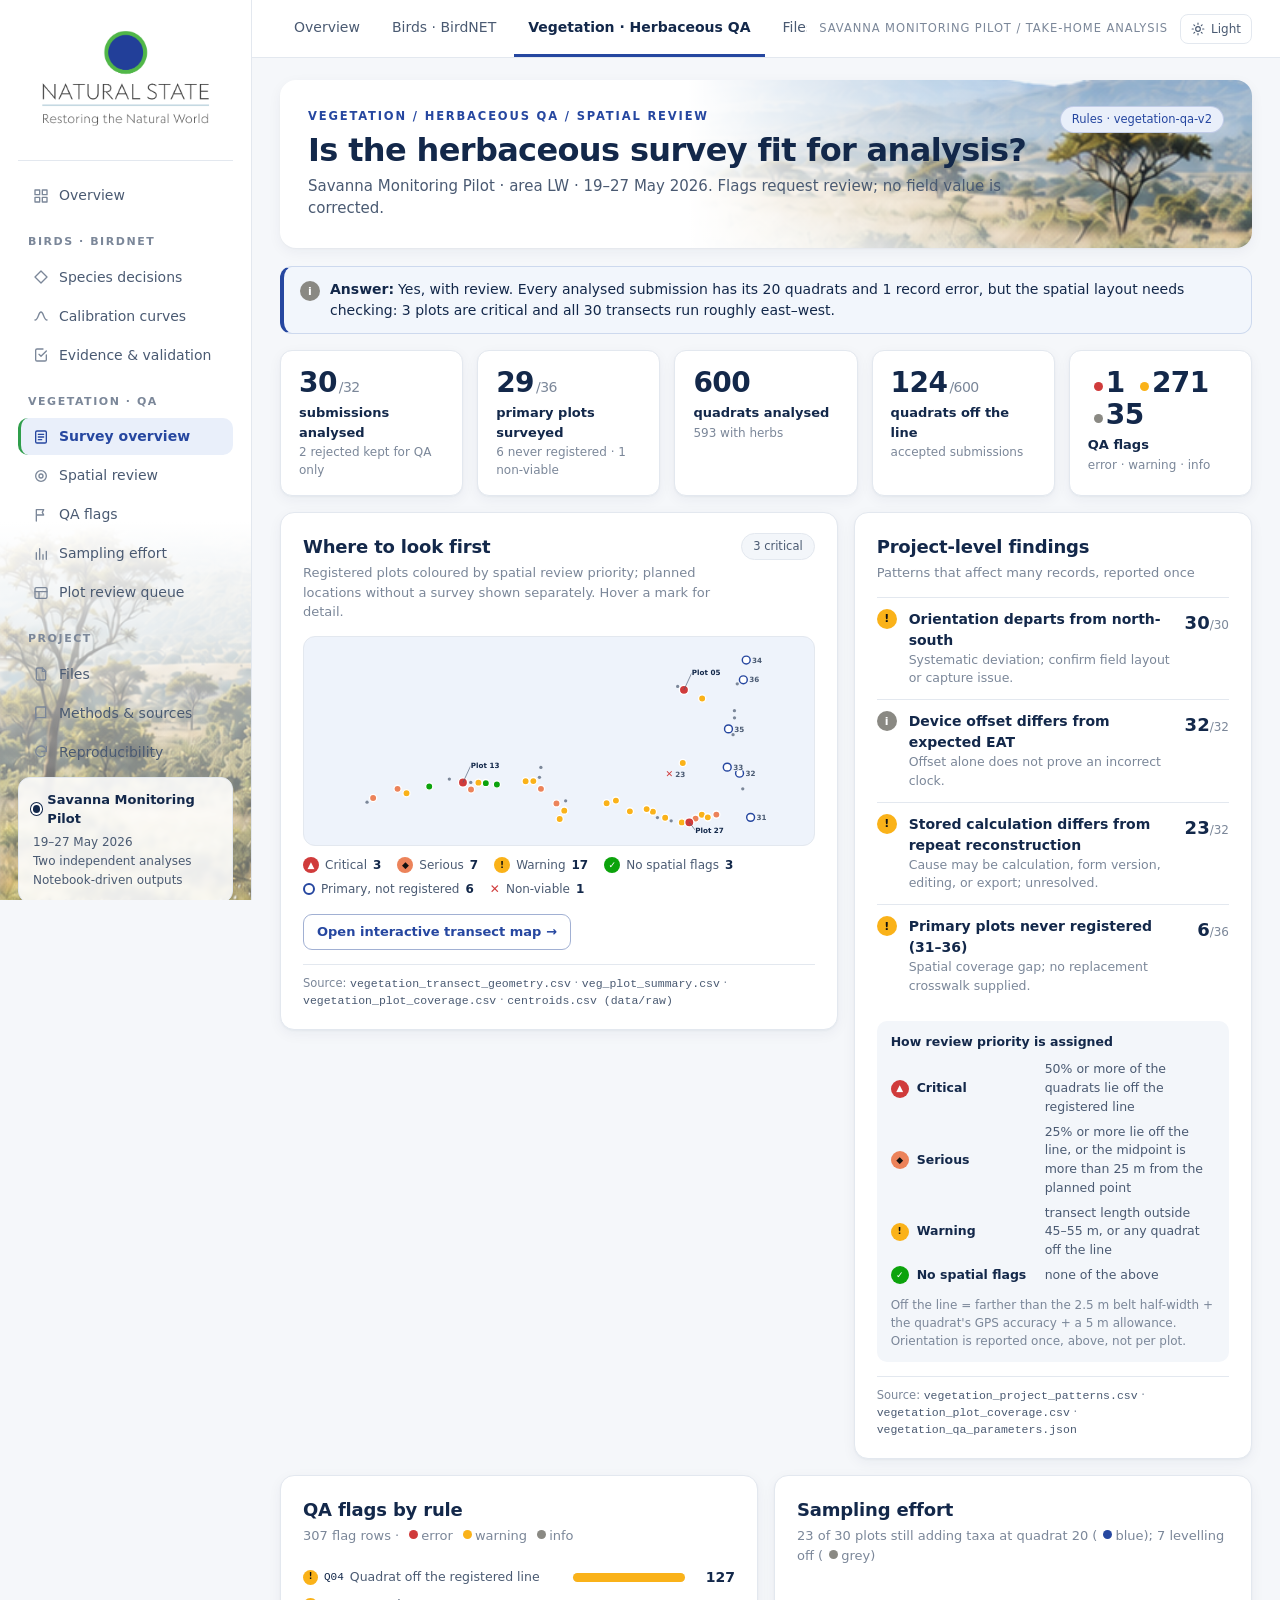
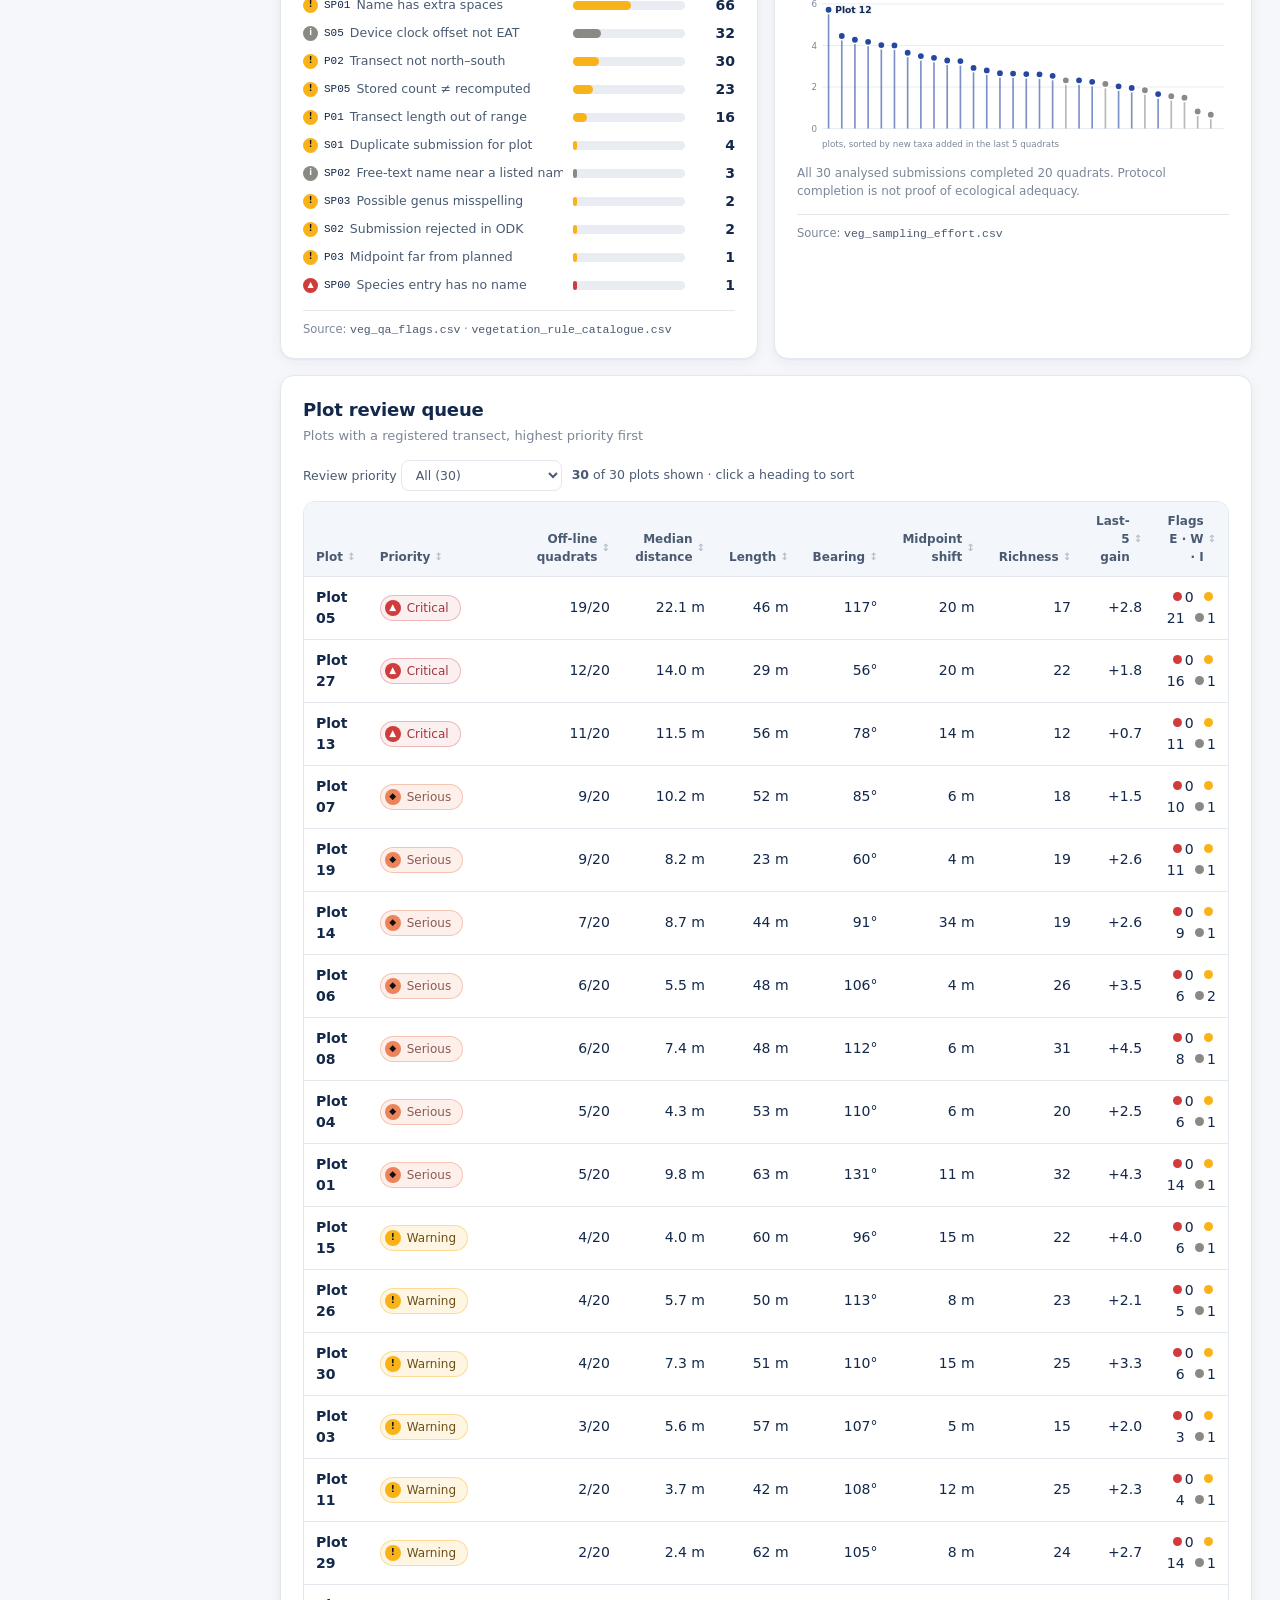
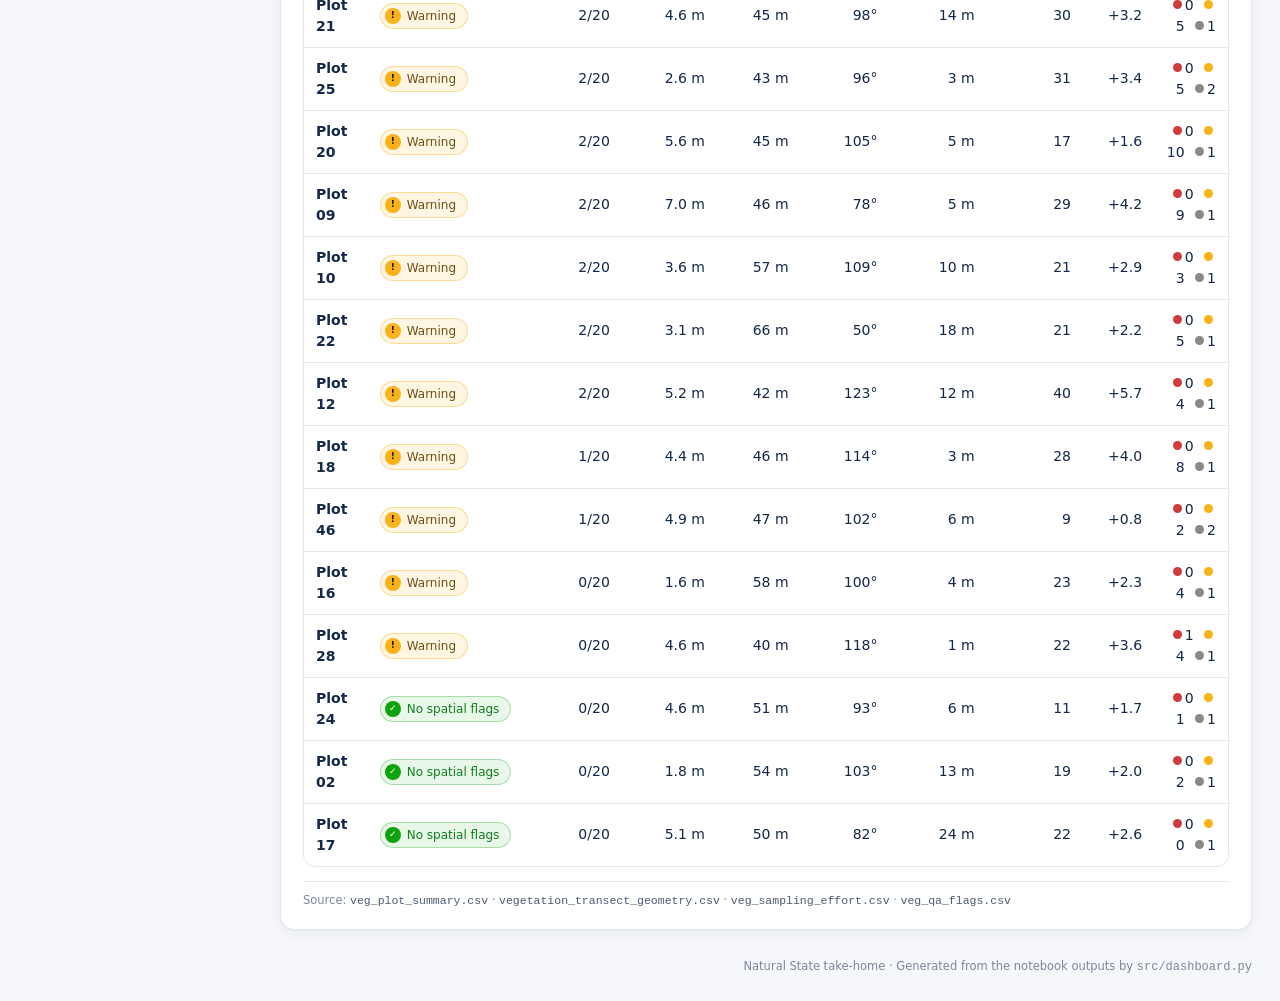
<file: outputs/dashboard/vegetation.html>
<!doctype html>
<html lang="en">
<head>
<meta charset="utf-8">
<meta name="viewport" content="width=device-width, initial-scale=1">
<title>Vegetation QA results</title>
<link rel="icon" href="assets/natural-state-mark.png">
<script>try{var t=localStorage.getItem('ns-theme');if(t==='light'||t==='dark')document.documentElement.dataset.theme=t}catch(e){}</script>
<style>/* Results dashboard. Inlined into every page by src/dashboard.py. */
:root {
  --page:#f5f7fa; --s1:#ffffff; --s2:#f3f6fa; --s3:#eef3fb; --ln:#e3e8ef; --track:#e9edf3;
  --t1:#13284a; --t2:#4a5a72; --t3:#7b8799; --blue:#2647a0; --blue-soft:#e9effa; --green:#2f9e4b; --muted-bar:#d5dbe4;
  --answer-bg:#f2f6fc; --answer-ln:#cdd9ee; --answer-t:#2647a0;
  --good:#0ca30c; --warning:#fab219; --serious:#ec835a; --critical:#d03b3b; --info:#8a8983;
  --shadow:0 1px 2px rgba(19,40,74,.04), 0 4px 14px rgba(19,40,74,.05);
  --side-w:252px;
  color-scheme: light;
}
/* Light is the default for every visitor; dark applies only when chosen with the toggle (data-theme on <html>). */
:root[data-theme="dark"] {
  --page:#111316; --s1:#1a1d22; --s2:#22262c; --s3:#1f2a3a; --ln:#2e333b; --track:#2a2f37;
  --t1:#eef2f8; --t2:#c0c8d4; --t3:#8e98a7; --blue:#7fa2f0; --blue-soft:#1f2a3d; --green:#57c06f; --muted-bar:#454b55;
  --answer-bg:#18243a; --answer-ln:#2b4166; --answer-t:#9dbaf5; --shadow:none; color-scheme: dark;
}
* { box-sizing:border-box; }
html { -webkit-text-size-adjust:100%; scroll-padding-top:72px; }
@media (prefers-reduced-motion: no-preference) { html { scroll-behavior:smooth; } }
body { margin:0; background:var(--page); color:var(--t1); font:14px/1.5 Inter, "Segoe UI", system-ui, -apple-system, sans-serif; }
a { color:inherit; }
code { font:12px ui-monospace, Consolas, monospace; }
button, select, input { font:inherit; color:inherit; }
:focus-visible { outline:2px solid var(--blue); outline-offset:2px; }
[hidden] { display:none !important; }

/* ---------- shell: sidebar + top bar */
.app { display:grid; grid-template-columns:var(--side-w) minmax(0, 1fr); min-height:100vh; }
.side { position:sticky; top:0; height:100vh; overflow-y:auto; display:flex; flex-direction:column; gap:6px;
  padding:22px 18px 18px; border-right:1px solid var(--ln);
  background:linear-gradient(to bottom, var(--s1) 0%, var(--s1) 58%, color-mix(in srgb, var(--s1) 55%, transparent) 78%,
    color-mix(in srgb, var(--s1) 20%, transparent) 100%), var(--side-img) center bottom / 100% auto no-repeat var(--s1); }
.logo { display:block; margin:0 auto 10px; padding-bottom:14px; border-bottom:1px solid var(--ln); width:100%; text-align:center; }
.logo img { width:200px; max-width:100%; height:118px; object-fit:cover; object-position:center 46%; background:#fff; border-radius:10px; }
.side-nav { display:flex; flex-direction:column; gap:2px; }
.sg { margin:18px 10px 6px; font-size:11px; font-weight:700; letter-spacing:.14em; text-transform:uppercase; color:var(--t3); }
.sn { display:flex; align-items:center; gap:10px; padding:8px 12px; border-radius:10px; color:var(--t2); text-decoration:none;
  border-left:3px solid transparent; }
.sn svg { width:16px; height:16px; flex:0 0 16px; color:var(--t3); }
.sn:hover { background:var(--s2); color:var(--t1); }
.sn.on { background:var(--blue-soft); color:var(--blue); font-weight:650; border-left-color:var(--green); }
.sn.on svg { color:var(--blue); }
.side-card { margin-top:auto; background:color-mix(in srgb, var(--s1) 88%, transparent); border:1px solid var(--ln); border-radius:12px;
  padding:12px 14px; font-size:12px; color:var(--t2); backdrop-filter:blur(2px); }
.side-card b { display:flex; align-items:center; gap:7px; color:var(--t1); font-size:13px; margin-bottom:4px; }
.side-card b::before { content:""; width:8px; height:8px; border-radius:50%; background:var(--t1); box-shadow:0 0 0 2px var(--s1), 0 0 0 3px var(--t1); }
.side-card span { display:block; line-height:1.6; }
.topbar { position:sticky; top:0; z-index:5; display:flex; align-items:center; gap:12px; padding:0 28px; min-height:58px;
  background:color-mix(in srgb, var(--s1) 94%, transparent); border-bottom:1px solid var(--ln); backdrop-filter:blur(6px); }
.top-mark { display:none; }
.top-mark img { width:30px; height:30px; display:block; }
.tabs { display:flex; gap:4px; overflow-x:auto; align-self:stretch; }
.tab { display:flex; align-items:center; padding:0 14px; color:var(--t2); text-decoration:none; white-space:nowrap; border-bottom:3px solid transparent; }
.tab:hover { color:var(--t1); }
.tab.on { color:var(--t1); font-weight:650; border-bottom-color:var(--blue); }
.crumb { margin-left:auto; font-size:11.5px; letter-spacing:.08em; text-transform:uppercase; color:var(--t3); white-space:nowrap; }
.theme { display:inline-flex; align-items:center; gap:6px; padding:5px 10px; border-radius:8px; border:1px solid var(--ln);
  background:var(--s1); cursor:pointer; color:var(--t2); font-size:12px; }
.theme:hover { color:var(--t1); background:var(--s2); }
.theme svg { width:14px; height:14px; }
.theme .moon, .theme[data-mode="dark"] .sun { display:none; }
.theme[data-mode="dark"] .moon { display:inline; }
.wrap { max-width:1500px; padding:22px 28px 28px; }
.foot { padding:0 28px 26px; text-align:right; font-size:11.5px; color:var(--t3); }

/* ---------- hero */
.hero { position:relative; display:flex; align-items:center; gap:20px; min-height:168px; margin-bottom:18px; padding:26px 28px;
  border-radius:16px; overflow:hidden; background:var(--s1); box-shadow:var(--shadow); }
.hero::after { content:""; position:absolute; inset:0 0 0 auto; width:58%; z-index:0;
  background:linear-gradient(to right, var(--s1) 0%, color-mix(in srgb, var(--s1) 55%, transparent) 30%, transparent 70%),
    var(--hero-img) right center / cover no-repeat; }
.hero-text { position:relative; z-index:1; max-width:860px; }
.eyebrow { font-size:11.5px; font-weight:700; letter-spacing:.16em; text-transform:uppercase; color:var(--blue); }
h1 { font-size:32px; margin:6px 0 6px; letter-spacing:-.02em; line-height:1.15; color:var(--t1); }
.sub { color:var(--t2); margin:0; font-size:15px; max-width:880px; }
.hero-badge { position:relative; z-index:1; margin-left:auto; align-self:flex-start; display:flex; gap:10px; align-items:center;
  background:color-mix(in srgb, var(--s1) 88%, transparent); border:1px solid color-mix(in srgb, var(--good) 35%, var(--ln));
  border-radius:12px; padding:10px 14px; font-size:12px; color:var(--t2); }
.hero-badge b { display:block; color:var(--green); font-size:13.5px; }
.hero-pill { position:relative; z-index:1; margin-left:auto; align-self:flex-start; }

/* ---------- common blocks */
.answer { display:flex; gap:10px; align-items:flex-start; background:var(--answer-bg); border:1px solid var(--answer-ln);
  border-left:4px solid var(--blue); border-radius:12px; padding:12px 16px; margin:0 0 16px; }
.answer b { color:var(--t1); margin-right:4px; }
.answer .ic { margin-top:2px; }
.notice { border:1px dashed var(--t3); border-radius:12px; padding:16px 18px; color:var(--t2); background:var(--s1); }
.notice b { color:var(--t1); }
.stack { display:grid; gap:16px; }
.grid { display:grid; grid-template-columns:7fr 5fr; gap:16px; align-items:start; }
.two { display:grid; grid-template-columns:1fr 1fr; gap:16px; align-items:stretch; }
.card { background:var(--s1); border:1px solid var(--ln); border-radius:14px; padding:20px 22px; min-width:0; box-shadow:var(--shadow); }
.ch { display:flex; align-items:flex-start; gap:12px; justify-content:space-between; }
.card h2 { font-size:18px; margin:0; letter-spacing:-.01em; color:var(--t1); }
.cs { color:var(--t3); font-size:13px; margin:3px 0 14px; }
.src { color:var(--t3); font-size:11.5px; margin-top:14px; border-top:1px solid var(--ln); padding-top:10px; }
.src code { color:var(--t2); font-size:11.5px; }
.note { color:var(--t3); font-size:12px; margin-top:10px; }
.pill { display:inline-flex; align-items:center; white-space:nowrap; font-size:11.5px; padding:4px 11px; border-radius:20px;
  background:var(--blue-soft); color:var(--blue); border:1px solid color-mix(in srgb, var(--blue) 20%, transparent); }
.pill.amber { background:color-mix(in srgb, var(--warning) 14%, var(--s1)); color:#8a5a00; border-color:color-mix(in srgb, var(--warning) 40%, transparent); }
.pill.grey { background:var(--s2); color:var(--t2); border-color:var(--ln); }
:root[data-theme="dark"] .pill.amber { color:#f5c35b; }
.btn { display:inline-flex; align-items:center; gap:6px; padding:7px 13px; border-radius:9px; font-weight:600; font-size:13px;
  text-decoration:none; cursor:pointer; border:1px solid transparent; white-space:nowrap; background:none; }
.btn.outline { color:var(--blue); border-color:color-mix(in srgb, var(--blue) 35%, var(--ln)); background:var(--s1); }
.btn.outline:hover { background:var(--blue-soft); }
.btn.primary { background:var(--blue); color:#fff; }
.btn.primary:hover { opacity:.9; }
.btn.ghost { padding:4px 10px; font-size:12px; color:var(--t2); border-color:var(--ln); background:var(--s1); }
.btn.ghost:hover { background:var(--s2); color:var(--t1); }
.actions { display:flex; gap:8px; flex-wrap:wrap; margin-top:16px; }

/* ---------- headline numbers (no decorative icons) */
.kpis { display:grid; grid-template-columns:repeat(auto-fit, minmax(170px, 1fr)); gap:14px; margin-bottom:16px; }
.kpi { background:var(--s1); border:1px solid var(--ln); border-radius:12px; padding:16px 18px; box-shadow:var(--shadow); }
.kpis.mini { grid-template-columns:repeat(3, 1fr); gap:12px; margin:0 0 14px; }
.kpis.mini .kpi { box-shadow:none; padding:14px 16px; }
.kv { font-size:28px; font-weight:750; letter-spacing:-.02em; font-variant-numeric:tabular-nums; line-height:1.15; color:var(--t1); }
.kv.green { color:var(--green); }
.kv small { font-size:14px; color:var(--t3); font-weight:500; margin-left:2px; }
.kl { color:var(--t1); font-weight:650; font-size:13px; margin-top:4px; }
.ks { color:var(--t3); font-size:12px; margin-top:1px; }

/* ---------- status: never colour alone, always icon + label */
.ic { flex:0 0 20px; width:20px; height:20px; border-radius:50%; display:inline-flex; align-items:center; justify-content:center;
  font-size:11px; font-weight:800; font-style:normal; line-height:1; }
.s-critical { background:var(--critical); color:#fff; } .s-serious { background:var(--serious); color:#111; }
.s-warning { background:var(--warning); color:#111; } .s-good { background:var(--good); color:#fff; }
.s-info { background:var(--info); color:#fff; }
.chip { display:inline-flex; align-items:center; gap:6px; border-radius:20px; padding:3px 11px 3px 4px; font-size:12px; white-space:nowrap;
  background:var(--s2); border:1px solid var(--ln); color:var(--t2); }
.chip .ic { flex-basis:16px; width:16px; height:16px; font-size:9px; }
.chip.c-good { background:color-mix(in srgb, var(--good) 9%, var(--s1)); border-color:color-mix(in srgb, var(--good) 30%, transparent); color:color-mix(in srgb, var(--good) 70%, var(--t1)); }
.chip.c-warning { background:color-mix(in srgb, var(--warning) 12%, var(--s1)); border-color:color-mix(in srgb, var(--warning) 40%, transparent); color:color-mix(in srgb, #8a5a00 75%, var(--t1)); }
.chip.c-serious { background:color-mix(in srgb, var(--serious) 12%, var(--s1)); border-color:color-mix(in srgb, var(--serious) 40%, transparent); color:color-mix(in srgb, var(--serious) 55%, var(--t1)); }
.chip.c-critical { background:color-mix(in srgb, var(--critical) 8%, var(--s1)); border-color:color-mix(in srgb, var(--critical) 30%, transparent); color:color-mix(in srgb, var(--critical) 75%, var(--t1)); }
.sv { display:inline-block; width:9px; height:9px; border-radius:50%; margin:0 3px 0 6px; vertical-align:1px; }
.fl { list-style:none; padding:0; margin:0 0 14px; }
.fl li { display:flex; gap:10px; align-items:flex-start; padding:5px 0; color:var(--t2); }
.fl li b { color:var(--t1); }
.fl .ic { margin-top:1px; }

/* ---------- overview */
.ov { display:flex; flex-direction:column; }
.ovh { font-size:12.5px; letter-spacing:.1em; text-transform:uppercase; color:var(--t2); display:flex; align-items:center; gap:9px; font-weight:700; }
.ovh svg { width:15px; height:15px; }
.q { font-size:19px; font-weight:700; letter-spacing:-.01em; margin:16px 0 2px; color:var(--t1); }
.ov .actions { margin-top:auto; padding-top:16px; }
.divider { border-top:1px solid var(--ln); margin:6px 0 12px; }
.limits { display:flex; flex-wrap:wrap; gap:8px; margin:10px 0 4px; }
.limits span { background:var(--s2); border-radius:8px; padding:5px 10px; color:var(--t2); font-size:12px; }
.limits b { color:var(--t1); margin-right:4px; }
.qs { list-style:none; margin:0; padding:0; counter-reset:q; }
.qs li { display:flex; gap:12px; align-items:flex-start; padding:11px 0; border-top:1px solid var(--ln); color:var(--t2); }
.qs li:first-child { border-top:0; }
.qs li::before { counter-increment:q; content:counter(q); flex:0 0 22px; height:22px; border-radius:50%; background:var(--blue-soft);
  color:var(--blue); font-size:11.5px; font-weight:700; display:flex; align-items:center; justify-content:center; }
.qs b { color:var(--t1); }
.rules { list-style:none; margin:0; padding:0; }
.rules li { display:flex; gap:12px; align-items:flex-start; padding:11px 0; border-top:1px solid var(--ln); }
.rules li:first-child { border-top:0; }
.rules li .ic { margin-top:2px; }
.rules b { display:block; color:var(--t1); }
.rules span { color:var(--t3); font-size:13px; }
.mini-h { display:flex; align-items:baseline; justify-content:space-between; gap:10px; margin:4px 0 8px; }
.mini-h h3 { margin:0; font-size:15px; color:var(--t1); }
.mini-h span { color:var(--t3); font-size:12px; }

/* ---------- birds */
.scs { display:grid; grid-template-columns:repeat(auto-fit, minmax(250px, 1fr)); gap:14px; }
.sc { position:relative; border:1px solid var(--ln); border-radius:12px; padding:16px; display:flex; flex-direction:column; gap:12px;
  background:var(--s1); }
.sc::before { content:""; position:absolute; left:16px; top:0; width:72px; height:3px; border-radius:0 0 3px 3px; background:var(--accent, var(--info)); }
.sc-top { display:grid; grid-template-columns:88px 1fr; gap:12px; align-items:center; }
.bird { width:88px; height:110px; object-fit:contain; object-position:center; display:block; }
.bird-ph { width:88px; height:110px; border-radius:10px; background:var(--s2); }
.scn { font-weight:700; font-size:15px; color:var(--t1); margin-bottom:8px; }
.scw { color:var(--t2); font-size:12.5px; }
.scg { display:flex; justify-content:space-between; gap:10px; border-top:1px solid var(--ln); padding-top:10px; margin-top:auto; }
.scg b { display:block; font-size:20px; font-variant-numeric:tabular-nums; color:var(--t1); }
.scg b small { font-size:12px; color:var(--t3); font-weight:500; }
.scg span { color:var(--t3); font-size:11.5px; }
.scg div:last-child { text-align:right; }
.cms { display:grid; grid-template-columns:repeat(auto-fit, minmax(250px, 1fr)); gap:14px; }
.cm { border:1px solid var(--ln); border-radius:12px; padding:12px 12px 10px; background:var(--s1); }
.cmh { font-size:13px; font-weight:700; margin:2px 4px 6px; color:var(--t1); }
.cap { display:flex; flex-wrap:wrap; gap:4px 12px; font-size:11.5px; color:var(--t2); margin:4px 4px 0; }
.cap b { color:var(--t1); font-variant-numeric:tabular-nums; }
.ln-solid, .ln-dot { display:inline-block; width:16px; height:0; vertical-align:3px; margin-right:4px; border-top:2px solid var(--c, var(--t2)); }
.ln-dot { border-top-style:dotted; }
.fu { display:grid; grid-template-columns:minmax(120px, 200px) 1fr minmax(90px, auto); gap:12px; align-items:center; margin:9px 0; }
.ful { color:var(--t2); font-size:13px; overflow:hidden; text-overflow:ellipsis; white-space:nowrap; }
.fut { position:relative; height:10px; background:var(--track); border-radius:6px; }
.fb { position:absolute; left:0; top:0; height:10px; border-radius:6px; min-width:3px; }
.fb.pred { background:var(--muted-bar); }
.fun { text-align:right; font-variant-numeric:tabular-nums; white-space:nowrap; color:var(--t2); font-size:13px; }
.fun b { color:var(--t1); }
.lims { list-style:none; margin:0; padding:0; }
.lims li { display:flex; gap:12px; padding:12px 0; border-top:1px solid var(--ln); }
.lims li:first-child { border-top:0; }
.lims li .ic { margin-top:2px; }
.lims b { display:block; color:var(--t1); }
.lims span { color:var(--t3); font-size:13px; }

/* ---------- vegetation */
.mapwrap { background:var(--s3); border-radius:12px; border:1px solid var(--ln); padding:6px; }
.legend { display:flex; flex-wrap:wrap; gap:6px 16px; margin-top:10px; color:var(--t2); font-size:12px; }
.lg { display:inline-flex; align-items:center; gap:6px; } .lg b { color:var(--t1); }
.lg .ic { width:16px; height:16px; flex-basis:16px; font-size:9px; }
.ring { width:12px; height:12px; border-radius:50%; border:2px solid var(--blue); display:inline-block; }
.xx { color:var(--critical); font-weight:800; }
.fd { display:grid; grid-template-columns:22px 1fr auto; gap:10px; align-items:start; padding:11px 0; border-top:1px solid var(--ln); }
.fd:first-of-type { border-top:0; }
.ft { font-weight:650; color:var(--t1); } .fs { color:var(--t3); font-size:12.5px; }
.fn { font-size:18px; font-weight:750; font-variant-numeric:tabular-nums; color:var(--t1); } .fn small { font-size:12px; color:var(--t3); font-weight:500; }
.prio { margin-top:14px; background:var(--s2); border-radius:10px; padding:12px 14px; font-size:12.5px; color:var(--t2); }
.prioh { color:var(--t1); font-weight:650; margin-bottom:6px; }
.prio .pr { display:grid; grid-template-columns:18px 120px 1fr; gap:8px; align-items:center; padding:3px 0; }
.prio .ic { width:18px; height:18px; font-size:9px; }
.prio b { color:var(--t1); font-weight:600; }
.prio p { margin:8px 0 0; color:var(--t3); font-size:12px; }
.br { display:grid; grid-template-columns:minmax(150px, 260px) 1fr 40px; gap:10px; align-items:center; margin:7px 0; }
.bl { color:var(--t2); font-size:12.5px; white-space:nowrap; overflow:hidden; text-overflow:ellipsis; display:flex; gap:6px; align-items:center; }
.bl code { color:var(--t1); font-size:11px; }
.bl .ic { width:15px; height:15px; flex-basis:15px; font-size:8px; }
.bt { height:9px; background:var(--track); border-radius:5px; } .bf { height:9px; border-radius:5px; min-width:4px; }
.bn { text-align:right; font-weight:650; font-variant-numeric:tabular-nums; color:var(--t1); }
.toolbar { display:flex; align-items:center; gap:10px; flex-wrap:wrap; margin-bottom:10px; color:var(--t2); font-size:12.5px; }
.toolbar select { padding:6px 10px; border-radius:8px; border:1px solid var(--ln); background:var(--s1); }

/* ---------- charts: every theme-dependent colour comes from a token */
svg { display:block; overflow:visible; }
.gr { stroke:var(--ln); stroke-width:1; }
.ax { fill:var(--t3); font-size:10.5px; }
.lb { fill:var(--t2); font-size:11px; font-weight:600; paint-order:stroke; stroke:var(--s3); stroke-width:3px; stroke-linejoin:round; }
.cm .lb { stroke:var(--s1); }
.lbk { fill:var(--t1); }
.halo { stroke:var(--s1); stroke-width:2; }
.curve { stroke:var(--t1); stroke-width:2; fill:none; }
.target { stroke:var(--t3); stroke-width:1; stroke-dasharray:3 3; }
.firth { stroke:var(--t2); stroke-width:1.5; stroke-dasharray:2 3; }
.leader { stroke:var(--t2); stroke-width:1; }
.planned { fill:var(--s1); stroke:var(--blue); stroke-width:2.2; }
.backup { fill:var(--t3); }
.pt-ok { fill:#3b82f6; opacity:.6; } .pt-bad { fill:var(--critical); opacity:.85; }
.stem-cont { stroke:var(--blue); } .dot-cont { fill:var(--blue); }
.stem-flat { stroke:var(--info); } .dot-flat { fill:var(--info); }

/* ---------- tables */
.tw { overflow-x:auto; border:1px solid var(--ln); border-radius:12px; }
table { width:100%; border-collapse:collapse; font-variant-numeric:tabular-nums; }
th { text-align:left; color:var(--t2); font-weight:600; font-size:12px; padding:10px 12px; border-bottom:1px solid var(--ln);
  vertical-align:bottom; background:var(--s2); }
td { padding:10px 12px; border-bottom:1px solid var(--ln); color:var(--t1); }
tr:last-child td { border-bottom:0; }
th.n, td.n { text-align:right; }
th button.sort { all:unset; cursor:pointer; display:inline-flex; gap:4px; align-items:center; border-radius:4px; }
th button.sort:focus-visible { outline:2px solid var(--blue); outline-offset:2px; }
th button.sort::after { content:"↕"; opacity:.35; font-size:10px; }
th[aria-sort="ascending"] button.sort::after { content:"↑"; opacity:1; }
th[aria-sort="descending"] button.sort::after { content:"↓"; opacity:1; }
th[aria-sort] { color:var(--t1); }
.ci { display:block; color:var(--t3); font-size:11px; }
tbody tr:hover td { background:color-mix(in srgb, var(--s2) 70%, transparent); }

/* ---------- files */
.filters { display:flex; gap:8px; flex-wrap:wrap; margin:0 0 16px; }
.filter { padding:7px 14px; border-radius:9px; border:1px solid var(--ln); background:var(--s1); color:var(--t2); cursor:pointer; font-size:13px; }
.filter:hover { color:var(--t1); }
.filter[aria-pressed="true"] { background:var(--blue-soft); color:var(--blue); border-color:color-mix(in srgb, var(--blue) 35%, var(--ln)); font-weight:600; }
.files-top { display:flex; gap:12px; align-items:center; flex-wrap:wrap; justify-content:space-between; margin-bottom:6px; }
.search { position:relative; width:260px; max-width:100%; }
.search input { width:100%; padding:7px 12px 7px 32px; border-radius:9px; border:1px solid var(--ln); background:var(--s1); outline:none; }
.search input:focus { border-color:var(--blue); }
.search svg { position:absolute; left:10px; top:50%; transform:translateY(-50%); color:var(--t3); }
.fgrid { columns:2; column-gap:16px; }
.fgrid > .group { break-inside:avoid; margin-bottom:16px; }
.path { display:inline-block; margin:2px 4px 8px 0; padding:3px 9px; border-radius:7px; border:1px solid var(--ln); background:var(--s2);
  font:12px ui-monospace, Consolas, monospace; color:var(--t2); }
.files { list-style:none; margin:0; padding:0; border-top:1px solid var(--ln); }
.file { display:grid; grid-template-columns:auto minmax(0, 1fr) auto; gap:12px; align-items:center; padding:11px 0; border-bottom:1px solid var(--ln); }
.file:last-child { border-bottom:0; }
.badge { font:700 10px ui-monospace, Consolas, monospace; padding:9px 0; width:46px; text-align:center; border-radius:9px; letter-spacing:.03em;
  border:1px solid var(--ln); background:var(--s1); color:var(--blue); }
.fmain { min-width:0; }
.fname { font:600 13px ui-monospace, Consolas, monospace; color:var(--t1); word-break:break-all; }
.fdesc { color:var(--t3); font-size:12.5px; margin-top:1px; }
.fdesc.missing { font-style:italic; }
.fmeta { color:var(--t3); font-size:11.5px; font-variant-numeric:tabular-nums; }
.factions { display:flex; gap:6px; }
.tip { margin-top:14px; background:var(--answer-bg); border:1px solid var(--answer-ln); border-radius:10px; padding:12px 14px; color:var(--t2); font-size:13px; }
.checks { list-style:none; margin:0; padding:0; counter-reset:c; }
.checks li { display:flex; gap:12px; align-items:flex-start; padding:7px 0; color:var(--t2); }
.checks li::before { counter-increment:c; content:counter(c); flex:0 0 22px; height:22px; border-radius:50%; background:var(--info); color:#fff;
  font-size:11.5px; font-weight:700; display:flex; align-items:center; justify-content:center; }
.empty { text-align:center; color:var(--t3); padding:30px; }

/* ---------- preview dialog */
dialog { width:min(1100px, calc(100vw - 24px)); max-height:calc(100vh - 40px); padding:0; border:1px solid var(--ln); border-radius:14px;
  background:var(--s1); color:var(--t1); box-shadow:0 20px 60px rgba(10,20,40,.3); }
dialog::backdrop { background:rgba(15,25,45,.45); }
.dh { display:flex; align-items:flex-start; gap:12px; padding:14px 16px 12px 18px; border-bottom:1px solid var(--ln); }
.dt { flex:1; min-width:0; }
.dt h2 { margin:0; font:650 15px ui-monospace, Consolas, monospace; word-break:break-all; }
.dt small { display:block; color:var(--t3); font-size:12px; margin-top:2px; }
.dclose { flex:0 0 auto; width:32px; height:32px; border-radius:8px; border:1px solid var(--ln); background:var(--s1); cursor:pointer;
  font-size:18px; line-height:1; color:var(--t2); }
.dclose:hover { background:var(--s2); color:var(--t1); }
.db { overflow:auto; max-height:calc(100vh - 170px); }
.db table { width:auto; font-size:12px; }
.db th, .db td { white-space:nowrap; max-width:320px; overflow:hidden; text-overflow:ellipsis; padding:6px 10px; }
.db th { position:sticky; top:0; z-index:1; }
.db pre { margin:0; padding:16px 18px; font:12px/1.55 ui-monospace, Consolas, monospace; white-space:pre-wrap; word-break:break-word; }
.db img { display:block; max-width:100%; max-height:calc(100vh - 200px); margin:12px auto; object-fit:contain; }
.db iframe { display:block; width:100%; height:calc(100vh - 190px); border:0; }
.db .msg { padding:28px 20px; color:var(--t2); }
.nb-cell { border-bottom:1px solid var(--ln); padding:10px 18px; }
.nb-cell .nb-k { font:600 10.5px ui-monospace, Consolas, monospace; color:var(--t3); text-transform:uppercase; letter-spacing:.06em; }
.nb-cell pre { padding:6px 0 0; }
.nb-code pre { background:var(--s2); border-radius:8px; padding:8px 10px; margin-top:4px; }
.nb-out pre { color:var(--t2); }
.df { display:flex; justify-content:flex-end; gap:8px; padding:10px 16px; border-top:1px solid var(--ln); }

/* ---------- responsive */
@media (max-width:1500px) { .grid.ev { grid-template-columns:1fr; } }
@media (max-width:1180px) {
  .scs, .cms { grid-template-columns:repeat(2, minmax(0, 1fr)); }
}
@media (max-width:1024px) {
  .app { grid-template-columns:1fr; }
  .side { display:none; }
  .top-mark { display:block; }
  .crumb { display:none; }
  .theme { margin-left:auto; }
  .grid, .two { grid-template-columns:1fr; }
  .fgrid { columns:1; }
}
@media (max-width:700px) {
  .wrap { padding:16px 16px 24px; }
  .topbar { padding:0 12px; }
  .hero { padding:20px 18px; flex-direction:column; align-items:flex-start; }
  .hero::after { width:100%; opacity:.25; }
  .hero-badge, .hero-pill { margin-left:0; }
  h1 { font-size:24px; }
  .kpis { grid-template-columns:repeat(2, minmax(0, 1fr)); }
  .kpis.mini { grid-template-columns:repeat(3, minmax(0, 1fr)); }
  .kpis.mini .kv { font-size:20px; }
  .scs, .cms { grid-template-columns:1fr; }
  .file { grid-template-columns:auto minmax(0, 1fr); }
  .factions { grid-column:2; }
  .br { grid-template-columns:minmax(0, 1fr) 30% 34px; }
  .fu { grid-template-columns:minmax(0, 1fr) 30% auto; }
  .prio .pr { grid-template-columns:18px 1fr; } .prio .pr span:last-child { grid-column:2; }
  .tab { padding:0 9px; font-size:13px; }
}
</style>
</head>
<body style="--hero-img:url('assets/scenery.png');--side-img:url('assets/savanna_sidebar.png')">
<div class="app">
<aside class="side"><a class="logo" href="index.html"><img src="assets/natural-state-full-logo.png" alt="Natural State: Restoring the Natural World"></a><nav class="side-nav" aria-label="Sections"><a class="sn" href="index.html"><svg viewBox="0 0 24 24" fill="none" stroke="currentColor" stroke-width="2" stroke-linecap="round" stroke-linejoin="round" aria-hidden="true"><rect x="3" y="3" width="7" height="7"/><rect x="14" y="3" width="7" height="7"/><rect x="3" y="14" width="7" height="7"/><rect x="14" y="14" width="7" height="7"/></svg>Overview</a><div class="sg">Birds · BirdNET</div><a class="sn" href="birds.html"><svg viewBox="0 0 24 24" fill="none" stroke="currentColor" stroke-width="2" stroke-linecap="round" stroke-linejoin="round" aria-hidden="true"><path d="M12 3 21 12 12 21 3 12z"/></svg>Species decisions</a><a class="sn" href="birds.html#calibration"><svg viewBox="0 0 24 24" fill="none" stroke="currentColor" stroke-width="2" stroke-linecap="round" stroke-linejoin="round" aria-hidden="true"><path d="M3 18c5 0 5-12 9-12s4 12 9 12"/></svg>Calibration curves</a><a class="sn" href="birds.html#evidence"><svg viewBox="0 0 24 24" fill="none" stroke="currentColor" stroke-width="2" stroke-linecap="round" stroke-linejoin="round" aria-hidden="true"><path d="M9 11l3 3 8-8"/><path d="M20 12v7a2 2 0 0 1-2 2H6a2 2 0 0 1-2-2V5a2 2 0 0 1 2-2h9"/></svg>Evidence &amp; validation</a><div class="sg">Vegetation · QA</div><a class="sn on" href="vegetation.html" aria-current=page><svg viewBox="0 0 24 24" fill="none" stroke="currentColor" stroke-width="2" stroke-linecap="round" stroke-linejoin="round" aria-hidden="true"><rect x="4" y="3" width="16" height="18" rx="2"/><path d="M8 8h8M8 12h8M8 16h5"/></svg>Survey overview</a><a class="sn" href="vegetation.html#spatial"><svg viewBox="0 0 24 24" fill="none" stroke="currentColor" stroke-width="2" stroke-linecap="round" stroke-linejoin="round" aria-hidden="true"><circle cx="12" cy="12" r="8"/><circle cx="12" cy="12" r="3"/></svg>Spatial review</a><a class="sn" href="vegetation.html#flags"><svg viewBox="0 0 24 24" fill="none" stroke="currentColor" stroke-width="2" stroke-linecap="round" stroke-linejoin="round" aria-hidden="true"><path d="M5 21V4h11l-2 4 2 4H5"/></svg>QA flags</a><a class="sn" href="vegetation.html#effort"><svg viewBox="0 0 24 24" fill="none" stroke="currentColor" stroke-width="2" stroke-linecap="round" stroke-linejoin="round" aria-hidden="true"><path d="M5 20V10M10 20V4M15 20v-7M20 20V8"/></svg>Sampling effort</a><a class="sn" href="vegetation.html#queue"><svg viewBox="0 0 24 24" fill="none" stroke="currentColor" stroke-width="2" stroke-linecap="round" stroke-linejoin="round" aria-hidden="true"><rect x="3" y="4" width="18" height="16" rx="2"/><path d="M3 10h18M9 10v10"/></svg>Plot review queue</a><div class="sg">Project</div><a class="sn" href="files.html"><svg viewBox="0 0 24 24" fill="none" stroke="currentColor" stroke-width="2" stroke-linecap="round" stroke-linejoin="round" aria-hidden="true"><path d="M14 3H7a2 2 0 0 0-2 2v14a2 2 0 0 0 2 2h10a2 2 0 0 0 2-2V8z"/><path d="M14 3v5h5"/></svg>Files</a><a class="sn" href="files.html#methods"><svg viewBox="0 0 24 24" fill="none" stroke="currentColor" stroke-width="2" stroke-linecap="round" stroke-linejoin="round" aria-hidden="true"><path d="M4 5a2 2 0 0 1 2-2h13v16H6a2 2 0 0 0-2 2z"/><path d="M4 19V5"/></svg>Methods &amp; sources</a><a class="sn" href="files.html#reproducibility"><svg viewBox="0 0 24 24" fill="none" stroke="currentColor" stroke-width="2" stroke-linecap="round" stroke-linejoin="round" aria-hidden="true"><path d="M20 11a8 8 0 1 0-2.3 5.7"/><path d="M20 4v7h-7"/></svg>Reproducibility</a></nav><div class="side-card"><b>Savanna Monitoring Pilot</b><span>19–27 May 2026</span><span>Two independent analyses</span><span>Notebook-driven outputs</span></div></aside>
<div class="main">
<header class="topbar"><a class="top-mark" href="index.html"><img src="assets/natural-state-mark.png" alt="Natural State"></a>
<nav class="tabs" aria-label="Dashboard pages"><a class="tab" href="index.html">Overview</a><a class="tab" href="birds.html">Birds · BirdNET</a><a class="tab on" href="vegetation.html" aria-current=page>Vegetation · Herbaceous QA</a><a class="tab" href="files.html">Files</a></nav>
<span class="crumb">Savanna Monitoring Pilot / Take-home analysis</span>
<button type="button" id="theme-toggle" class="theme" aria-pressed="false" aria-label="Dark theme"><svg class="sun" viewBox="0 0 24 24" fill="none" stroke="currentColor" stroke-width="2" stroke-linecap="round" aria-hidden="true"><circle cx="12" cy="12" r="4"/><path d="M12 2v2M12 20v2M4.9 4.9l1.4 1.4M17.7 17.7l1.4 1.4M2 12h2M20 12h2M4.9 19.1l1.4-1.4M17.7 6.3l1.4-1.4"/></svg><svg class="moon" viewBox="0 0 24 24" fill="none" stroke="currentColor" stroke-width="2" stroke-linecap="round" aria-hidden="true"><path d="M21 12.8A9 9 0 1 1 11.2 3a7 7 0 0 0 9.8 9.8z"/></svg><span class="tlabel">Light</span></button></header>
<main class="wrap"><section class="hero"><div class="hero-text"><div class="eyebrow">Vegetation / Herbaceous QA / Spatial review</div><h1>Is the herbaceous survey fit for analysis?</h1><p class="sub">Savanna Monitoring Pilot · area LW · 19–27 May 2026. Flags request review; no field value is corrected.</p></div><span class="hero-pill"><span class="pill ">Rules · vegetation-qa-v2</span></span></section>
<div class="answer" id="survey"><i class="ic s-info" aria-hidden="true">i</i><div><b>Answer:</b>Yes, with review. Every analysed submission has its 20 quadrats and 1 record error, but the spatial layout needs checking: 3 plots are critical and all 30 transects run roughly east–west.</div></div>
<div class="kpis"><div class="kpi"><div class="kv">30<small>/32</small></div><div class="kl">submissions analysed</div><div class="ks">2 rejected kept for QA only</div></div><div class="kpi"><div class="kv">29<small>/36</small></div><div class="kl">primary plots surveyed</div><div class="ks">6 never registered · 1 non-viable</div></div><div class="kpi"><div class="kv">600</div><div class="kl">quadrats analysed</div><div class="ks">593 with herbs</div></div><div class="kpi"><div class="kv">124<small>/600</small></div><div class="kl">quadrats off the line</div><div class="ks">accepted submissions</div></div><div class="kpi"><div class="kv"><span class="sv" style="background:#d03b3b"></span>1 <span class="sv" style="background:#fab219"></span>271 <span class="sv" style="background:#8a8983"></span>35</div><div class="kl">QA flags</div><div class="ks">error · warning · info</div></div></div>
<div class="stack">
<div class="grid">
  <section class="card" id="spatial"><div class="ch"><div><h2>Where to look first</h2><div class="cs">Registered plots coloured by spatial review priority; planned locations without a survey shown separately. Hover a mark for detail.</div></div><span class="pill grey">3 critical</span></div><div class="mapwrap"><svg viewBox="0 0 760 300" width="100%" role="img" aria-label="Map of 30 registered plots coloured by spatial review priority"><circle cx="551.6" cy="271.5" r="2.5" class="backup"><title>Plot 45: backup, unused</title></circle><circle cx="390.4" cy="241.0" r="2.5" class="backup"><title>Plot 44: backup, unused</title></circle><circle cx="245.5" cy="213.0" r="2.5" class="backup"><title>Plot 43: backup, unused</title></circle><circle cx="530.6" cy="266.6" r="2.5" class="backup"><title>Plot 42: backup, unused</title></circle><circle cx="350.4" cy="205.2" r="2.5" class="backup"><title>Plot 41: backup, unused</title></circle><circle cx="87.1" cy="243.1" r="2.5" class="backup"><title>Plot 40: backup, unused</title></circle><circle cx="352.6" cy="190.1" r="2.5" class="backup"><title>Plot 39: backup, unused</title></circle><circle cx="212.8" cy="207.8" r="2.5" class="backup"><title>Plot 38: backup, unused</title></circle><circle cx="561.5" cy="66.3" r="2.5" class="backup"><title>Plot 37: backup, unused</title></circle><g><title>Plot 23: registered non-viable</title><text x="548.7" y="205.0" text-anchor="middle" class="xx" fill="#d03b3b">✕</text><text x="557.7" y="204.0" class="lb">23</text></g><g><title>Plot 31: primary, not registered</title><circle cx="672.9" cy="266.3" r="6" class="planned"/><text x="681.9" y="270.3" class="lb">31</text></g><g><title>Plot 32: primary, not registered</title><circle cx="656.0" cy="198.8" r="6" class="planned"/><text x="665.0" y="202.8" class="lb">32</text></g><g><title>Plot 33: primary, not registered</title><circle cx="637.2" cy="189.6" r="6" class="planned"/><text x="646.2" y="193.6" class="lb">33</text></g><g><title>Plot 34: primary, not registered</title><circle cx="666.2" cy="26.0" r="6" class="planned"/><text x="675.2" y="30.0" class="lb">34</text></g><g><title>Plot 35: primary, not registered</title><circle cx="639.1" cy="131.2" r="6" class="planned"/><text x="648.1" y="135.2" class="lb">35</text></g><g><title>Plot 36: primary, not registered</title><circle cx="661.8" cy="56.2" r="6" class="planned"/><text x="670.8" y="60.2" class="lb">36</text></g><circle cx="660.9" cy="222.7" r="2.5" class="backup"><title>Plot 47: backup, unused</title></circle><circle cx="646.1" cy="140.1" r="2.5" class="backup"><title>Plot 48: backup, unused</title></circle><circle cx="648.3" cy="114.2" r="2.5" class="backup"><title>Plot 49: backup, unused</title></circle><circle cx="652.5" cy="62.4" r="2.5" class="backup"><title>Plot 50: backup, unused</title></circle><circle cx="648.2" cy="103.3" r="2.5" class="backup"><title>Plot 51: backup, unused</title></circle><circle cx="285.4" cy="216.2" r="5.5" fill="#0ca30c" class="halo"><title>Plot 24: No spatial flags · 0/20 quadrats off the line</title></circle><circle cx="182.1" cy="219.2" r="5.5" fill="#0ca30c" class="halo"><title>Plot 17: No spatial flags · 0/20 quadrats off the line</title></circle><circle cx="268.5" cy="214.0" r="5.5" fill="#0ca30c" class="halo"><title>Plot 02: No spatial flags · 0/20 quadrats off the line</title></circle><circle cx="341.1" cy="210.9" r="5.5" fill="#fab219" class="halo"><title>Plot 15: Warning · 4/20 quadrats off the line</title></circle><circle cx="598.4" cy="262.4" r="5.5" fill="#fab219" class="halo"><title>Plot 30: Warning · 4/20 quadrats off the line</title></circle><circle cx="523.7" cy="257.6" r="5.5" fill="#fab219" class="halo"><title>Plot 03: Warning · 3/20 quadrats off the line</title></circle><circle cx="381.3" cy="268.7" r="5.5" fill="#fab219" class="halo"><title>Plot 25: Warning · 2/20 quadrats off the line</title></circle><circle cx="453.0" cy="244.7" r="5.5" fill="#fab219" class="halo"><title>Plot 21: Warning · 2/20 quadrats off the line</title></circle><circle cx="467.2" cy="240.7" r="5.5" fill="#fab219" class="halo"><title>Plot 29: Warning · 2/20 quadrats off the line</title></circle><circle cx="329.3" cy="211.1" r="5.5" fill="#fab219" class="halo"><title>Plot 20: Warning · 2/20 quadrats off the line</title></circle><circle cx="488.5" cy="257.1" r="5.5" fill="#fab219" class="halo"><title>Plot 11: Warning · 2/20 quadrats off the line</title></circle><circle cx="567.8" cy="274.0" r="5.5" fill="#fab219" class="halo"><title>Plot 26: Warning · 4/20 quadrats off the line</title></circle><circle cx="607.5" cy="266.3" r="5.5" fill="#fab219" class="halo"><title>Plot 10: Warning · 2/20 quadrats off the line</title></circle><circle cx="514.1" cy="253.7" r="5.5" fill="#fab219" class="halo"><title>Plot 22: Warning · 2/20 quadrats off the line</title></circle><circle cx="542.4" cy="266.9" r="5.5" fill="#fab219" class="halo"><title>Plot 16: Warning · 0/20 quadrats off the line</title></circle><circle cx="598.9" cy="84.8" r="5.5" fill="#fab219" class="halo"><title>Plot 46: Warning · 1/20 quadrats off the line</title></circle><circle cx="569.3" cy="183.3" r="5.5" fill="#fab219" class="halo"><title>Plot 09: Warning · 2/20 quadrats off the line</title></circle><circle cx="147.4" cy="229.4" r="5.5" fill="#fab219" class="halo"><title>Plot 12: Warning · 2/20 quadrats off the line</title></circle><circle cx="388.3" cy="256.0" r="5.5" fill="#fab219" class="halo"><title>Plot 18: Warning · 1/20 quadrats off the line</title></circle><circle cx="257.2" cy="213.3" r="5.5" fill="#fab219" class="halo"><title>Plot 28: Warning · 0/20 quadrats off the line</title></circle><circle cx="352.7" cy="222.7" r="5.5" fill="#ec835a" class="halo"><title>Plot 07: Serious · 9/20 quadrats off the line</title></circle><circle cx="588.8" cy="268.2" r="5.5" fill="#ec835a" class="halo"><title>Plot 19: Serious · 9/20 quadrats off the line</title></circle><circle cx="620.6" cy="262.1" r="5.5" fill="#ec835a" class="halo"><title>Plot 14: Serious · 7/20 quadrats off the line</title></circle><circle cx="96.4" cy="236.7" r="5.5" fill="#ec835a" class="halo"><title>Plot 08: Serious · 6/20 quadrats off the line</title></circle><circle cx="376.4" cy="245.0" r="5.5" fill="#ec835a" class="halo"><title>Plot 04: Serious · 5/20 quadrats off the line</title></circle><circle cx="133.7" cy="222.7" r="5.5" fill="#ec835a" class="halo"><title>Plot 06: Serious · 6/20 quadrats off the line</title></circle><circle cx="245.9" cy="223.7" r="5.5" fill="#ec835a" class="halo"><title>Plot 01: Serious · 5/20 quadrats off the line</title></circle><circle cx="579.3" cy="273.9" r="7" fill="#d03b3b" class="halo"><title>Plot 27: Critical · 12/20 quadrats off the line</title></circle><circle cx="233.6" cy="213.1" r="7" fill="#d03b3b" class="halo"><title>Plot 13: Critical · 11/20 quadrats off the line</title></circle><circle cx="571.1" cy="71.5" r="7" fill="#d03b3b" class="halo"><title>Plot 05: Critical · 19/20 quadrats off the line</title></circle><line x1="579.3" y1="273.9" x2="588.3" y2="285.9" class="leader"/><text x="588.3" y="289.9" class="lb lbk">Plot 27</text><line x1="233.6" y1="213.1" x2="245.6" y2="187.1" class="leader"/><text x="245.6" y="191.1" class="lb lbk">Plot 13</text><line x1="571.1" y1="71.5" x2="583.1" y2="45.5" class="leader"/><text x="583.1" y="49.5" class="lb lbk">Plot 05</text></svg></div><div class="legend"><span class="lg"><i class="ic s-critical" aria-hidden="true">▲</i>Critical <b>3</b></span><span class="lg"><i class="ic s-serious" aria-hidden="true">◆</i>Serious <b>7</b></span><span class="lg"><i class="ic s-warning" aria-hidden="true">!</i>Warning <b>17</b></span><span class="lg"><i class="ic s-good" aria-hidden="true">✓</i>No spatial flags <b>3</b></span><span class="lg"><span class="ring"></span>Primary, not registered <b>6</b></span><span class="lg"><span class="xx">✕</span>Non-viable <b>1</b></span></div><div class="actions"><a class="btn outline" href="../transect_map.html">Open interactive transect map →</a></div><div class="src">Source: <code>vegetation_transect_geometry.csv</code> · <code>veg_plot_summary.csv</code> · <code>vegetation_plot_coverage.csv</code> · <code>centroids.csv (data/raw)</code></div></section>
  <section class="card"><div class="ch"><div><h2>Project-level findings</h2><div class="cs">Patterns that affect many records, reported once</div></div></div><div class="fd"><i class="ic s-warning" aria-hidden="true">!</i><div><div class="ft">Orientation departs from north-south</div><div class="fs">Systematic deviation; confirm field layout or capture issue.</div></div><div class="fn">30<small>/30</small></div></div><div class="fd"><i class="ic s-info" aria-hidden="true">i</i><div><div class="ft">Device offset differs from expected EAT</div><div class="fs">Offset alone does not prove an incorrect clock.</div></div><div class="fn">32<small>/32</small></div></div><div class="fd"><i class="ic s-warning" aria-hidden="true">!</i><div><div class="ft">Stored calculation differs from repeat reconstruction</div><div class="fs">Cause may be calculation, form version, editing, or export; unresolved.</div></div><div class="fn">23<small>/32</small></div></div><div class="fd"><i class="ic s-warning" aria-hidden="true">!</i><div><div class="ft">Primary plots never registered (31–36)</div><div class="fs">Spatial coverage gap; no replacement crosswalk supplied.</div></div><div class="fn">6<small>/36</small></div></div><div class="prio"><div class="prioh">How review priority is assigned</div><div class="pr"><i class="ic s-critical" aria-hidden="true">▲</i><b>Critical</b><span>50% or more of the quadrats lie off the registered line</span></div><div class="pr"><i class="ic s-serious" aria-hidden="true">◆</i><b>Serious</b><span>25% or more lie off the line, or the midpoint is more than 25 m from the planned point</span></div><div class="pr"><i class="ic s-warning" aria-hidden="true">!</i><b>Warning</b><span>transect length outside 45–55 m, or any quadrat off the line</span></div><div class="pr"><i class="ic s-good" aria-hidden="true">✓</i><b>No spatial flags</b><span>none of the above</span></div><p>Off the line = farther than the 2.5 m belt half-width + the quadrat's GPS accuracy + a 5 m allowance. Orientation is reported once, above, not per plot.</p></div><div class="src">Source: <code>vegetation_project_patterns.csv</code> · <code>vegetation_plot_coverage.csv</code> · <code>vegetation_qa_parameters.json</code></div></section>
</div>
<div class="two">
  <section class="card" id="flags"><div class="ch"><div><h2>QA flags by rule</h2><div class="cs">307 flag rows · <span class="sv" style="background:#d03b3b"></span>error <span class="sv" style="background:#fab219"></span>warning <span class="sv" style="background:#8a8983"></span>info</div></div></div><div class="br" title="warning: Quadrat outside transect belt plus quadrat accuracy and 5m endpoint allowance; review"><div class="bl"><i class="ic s-warning" aria-hidden="true">!</i><code>Q04</code>Quadrat off the registered line</div><div class="bt"><div class="bf" style="width:100.0%;background:#fab219"></div></div><div class="bn">127</div></div><div class="br" title="warning: Species name has leading/trailing/double spaces"><div class="bl"><i class="ic s-warning" aria-hidden="true">!</i><code>SP01</code>Name has extra spaces</div><div class="bt"><div class="bf" style="width:52.0%;background:#fab219"></div></div><div class="bn">66</div></div><div class="br" title="info: Device time-zone offset is not EAT (+03:00); check device clock"><div class="bl"><i class="ic s-info" aria-hidden="true">i</i><code>S05</code>Device clock offset not EAT</div><div class="bt"><div class="bf" style="width:25.2%;background:#8a8983"></div></div><div class="bn">32</div></div><div class="br" title="warning: Transect departs from north-south; confirm obstacle or hazard justification"><div class="bl"><i class="ic s-warning" aria-hidden="true">!</i><code>P02</code>Transect not north–south</div><div class="bt"><div class="bf" style="width:23.6%;background:#fab219"></div></div><div class="bn">30</div></div><div class="br" title="warning: Stored form calculation differs from recomputation from repeat records"><div class="bl"><i class="ic s-warning" aria-hidden="true">!</i><code>SP05</code>Stored count ≠ recomputed</div><div class="bt"><div class="bf" style="width:18.1%;background:#fab219"></div></div><div class="bn">23</div></div><div class="br" title="warning: Measured endpoint length outside analyst tolerance 45-55 m; review GPS"><div class="bl"><i class="ic s-warning" aria-hidden="true">!</i><code>P01</code>Transect length out of range</div><div class="bt"><div class="bf" style="width:12.6%;background:#fab219"></div></div><div class="bn">16</div></div><div class="br" title="warning: More than one submission for this survey and plot; retain review status"><div class="bl"><i class="ic s-warning" aria-hidden="true">!</i><code>S01</code>Duplicate submission for plot</div><div class="bt"><div class="bf" style="width:3.1%;background:#fab219"></div></div><div class="bn">4</div></div><div class="br" title="info: Free-text name is close to a name on the species list; review (often a different species)"><div class="bl"><i class="ic s-info" aria-hidden="true">i</i><code>SP02</code>Free-text name near a listed name</div><div class="bt"><div class="bf" style="width:2.4%;background:#8a8983"></div></div><div class="bn">3</div></div><div class="br" title="warning: Genus not on the species list but close to a listed genus (possible misspelling)"><div class="bl"><i class="ic s-warning" aria-hidden="true">!</i><code>SP03</code>Possible genus misspelling</div><div class="bt"><div class="bf" style="width:1.6%;background:#fab219"></div></div><div class="bn">2</div></div><div class="br" title="warning: Submission marked rejected in ODK review"><div class="bl"><i class="ic s-warning" aria-hidden="true">!</i><code>S02</code>Submission rejected in ODK</div><div class="bt"><div class="bf" style="width:1.6%;background:#fab219"></div></div><div class="bn">2</div></div><div class="br" title="warning: Measured midpoint &gt;25 m from planned centroid; review GPS uncertainty"><div class="bl"><i class="ic s-warning" aria-hidden="true">!</i><code>P03</code>Midpoint far from planned</div><div class="bt"><div class="bf" style="width:0.8%;background:#fab219"></div></div><div class="bn">1</div></div><div class="br" title="error: Species entry has no name"><div class="bl"><i class="ic s-critical" aria-hidden="true">▲</i><code>SP00</code>Species entry has no name</div><div class="bt"><div class="bf" style="width:0.8%;background:#d03b3b"></div></div><div class="bn">1</div></div><div class="src">Source: <code>veg_qa_flags.csv</code> · <code>vegetation_rule_catalogue.csv</code></div></section>
  <section class="card" id="effort"><div class="ch"><div><h2>Sampling effort</h2><div class="cs">23 of 30 plots still adding taxa at quadrat 20 (<span class="sv" style="background:var(--blue)"></span>blue); 7 levelling off (<span class="sv" style="background:var(--info)"></span>grey)</div></div></div><svg viewBox="0 0 520 210" width="100%" role="img" aria-label="Expected new taxa in the last five quadrats, one stem per plot, sorted from most to least"><line x1="30" x2="514" y1="180.0" y2="180.0" class="gr"/><text x="24" y="184.0" class="ax" text-anchor="end">0</text><line x1="30" x2="514" y1="130.0" y2="130.0" class="gr"/><text x="24" y="134.0" class="ax" text-anchor="end">2</text><line x1="30" x2="514" y1="80.0" y2="80.0" class="gr"/><text x="24" y="84.0" class="ax" text-anchor="end">4</text><line x1="30" x2="514" y1="30.0" y2="30.0" class="gr"/><text x="24" y="34.0" class="ax" text-anchor="end">6</text><g><title>Plot 12: +5.7 taxa in the last 5 quadrats (continued taxa accumulation; prioritize sampling review)</title><line x1="38.0" x2="38.0" y1="180" y2="37.0" class="stem-cont" stroke-width="2" opacity=".6"/><circle cx="38.0" cy="37.0" r="4.5" class="dot-cont halo"/></g><text x="46.0" y="41.0" class="lb lbk">Plot 12</text><g><title>Plot 08: +4.5 taxa in the last 5 quadrats (continued taxa accumulation; prioritize sampling review)</title><line x1="53.9" x2="53.9" y1="180" y2="68.6" class="stem-cont" stroke-width="2" opacity=".6"/><circle cx="53.9" cy="68.6" r="4.5" class="dot-cont halo"/></g><g><title>Plot 01: +4.3 taxa in the last 5 quadrats (continued taxa accumulation; prioritize sampling review)</title><line x1="69.7" x2="69.7" y1="180" y2="73.1" class="stem-cont" stroke-width="2" opacity=".6"/><circle cx="69.7" cy="73.1" r="4.5" class="dot-cont halo"/></g><g><title>Plot 09: +4.2 taxa in the last 5 quadrats (continued taxa accumulation; prioritize sampling review)</title><line x1="85.6" x2="85.6" y1="180" y2="75.6" class="stem-cont" stroke-width="2" opacity=".6"/><circle cx="85.6" cy="75.6" r="4.5" class="dot-cont halo"/></g><g><title>Plot 15: +4.0 taxa in the last 5 quadrats (continued taxa accumulation; prioritize sampling review)</title><line x1="101.5" x2="101.5" y1="180" y2="79.5" class="stem-cont" stroke-width="2" opacity=".6"/><circle cx="101.5" cy="79.5" r="4.5" class="dot-cont halo"/></g><g><title>Plot 18: +4.0 taxa in the last 5 quadrats (continued taxa accumulation; prioritize sampling review)</title><line x1="117.3" x2="117.3" y1="180" y2="79.9" class="stem-cont" stroke-width="2" opacity=".6"/><circle cx="117.3" cy="79.9" r="4.5" class="dot-cont halo"/></g><g><title>Plot 28: +3.6 taxa in the last 5 quadrats (continued taxa accumulation; prioritize sampling review)</title><line x1="133.2" x2="133.2" y1="180" y2="88.8" class="stem-cont" stroke-width="2" opacity=".6"/><circle cx="133.2" cy="88.8" r="4.5" class="dot-cont halo"/></g><g><title>Plot 06: +3.5 taxa in the last 5 quadrats (continued taxa accumulation; prioritize sampling review)</title><line x1="149.1" x2="149.1" y1="180" y2="92.8" class="stem-cont" stroke-width="2" opacity=".6"/><circle cx="149.1" cy="92.8" r="4.5" class="dot-cont halo"/></g><g><title>Plot 25: +3.4 taxa in the last 5 quadrats (continued taxa accumulation; prioritize sampling review)</title><line x1="164.9" x2="164.9" y1="180" y2="94.9" class="stem-cont" stroke-width="2" opacity=".6"/><circle cx="164.9" cy="94.9" r="4.5" class="dot-cont halo"/></g><g><title>Plot 30: +3.3 taxa in the last 5 quadrats (continued taxa accumulation; prioritize sampling review)</title><line x1="180.8" x2="180.8" y1="180" y2="98.1" class="stem-cont" stroke-width="2" opacity=".6"/><circle cx="180.8" cy="98.1" r="4.5" class="dot-cont halo"/></g><g><title>Plot 21: +3.2 taxa in the last 5 quadrats (continued taxa accumulation; prioritize sampling review)</title><line x1="196.7" x2="196.7" y1="180" y2="98.8" class="stem-cont" stroke-width="2" opacity=".6"/><circle cx="196.7" cy="98.8" r="4.5" class="dot-cont halo"/></g><g><title>Plot 10: +2.9 taxa in the last 5 quadrats (continued taxa accumulation; prioritize sampling review)</title><line x1="212.5" x2="212.5" y1="180" y2="107.0" class="stem-cont" stroke-width="2" opacity=".6"/><circle cx="212.5" cy="107.0" r="4.5" class="dot-cont halo"/></g><g><title>Plot 05: +2.8 taxa in the last 5 quadrats (continued taxa accumulation; prioritize sampling review)</title><line x1="228.4" x2="228.4" y1="180" y2="110.1" class="stem-cont" stroke-width="2" opacity=".6"/><circle cx="228.4" cy="110.1" r="4.5" class="dot-cont halo"/></g><g><title>Plot 29: +2.7 taxa in the last 5 quadrats (continued taxa accumulation; prioritize sampling review)</title><line x1="244.3" x2="244.3" y1="180" y2="113.4" class="stem-cont" stroke-width="2" opacity=".6"/><circle cx="244.3" cy="113.4" r="4.5" class="dot-cont halo"/></g><g><title>Plot 14: +2.6 taxa in the last 5 quadrats (continued taxa accumulation; prioritize sampling review)</title><line x1="260.1" x2="260.1" y1="180" y2="113.8" class="stem-cont" stroke-width="2" opacity=".6"/><circle cx="260.1" cy="113.8" r="4.5" class="dot-cont halo"/></g><g><title>Plot 19: +2.6 taxa in the last 5 quadrats (continued taxa accumulation; prioritize sampling review)</title><line x1="276.0" x2="276.0" y1="180" y2="114.5" class="stem-cont" stroke-width="2" opacity=".6"/><circle cx="276.0" cy="114.5" r="4.5" class="dot-cont halo"/></g><g><title>Plot 17: +2.6 taxa in the last 5 quadrats (continued taxa accumulation; prioritize sampling review)</title><line x1="291.9" x2="291.9" y1="180" y2="114.8" class="stem-cont" stroke-width="2" opacity=".6"/><circle cx="291.9" cy="114.8" r="4.5" class="dot-cont halo"/></g><g><title>Plot 04: +2.5 taxa in the last 5 quadrats (continued taxa accumulation; prioritize sampling review)</title><line x1="307.7" x2="307.7" y1="180" y2="116.6" class="stem-cont" stroke-width="2" opacity=".6"/><circle cx="307.7" cy="116.6" r="4.5" class="dot-cont halo"/></g><g><title>Plot 11: +2.3 taxa in the last 5 quadrats (smaller tail; adequacy remains unverified)</title><line x1="323.6" x2="323.6" y1="180" y2="122.0" class="stem-flat" stroke-width="2" opacity=".6"/><circle cx="323.6" cy="122.0" r="4.5" class="dot-flat halo"/></g><g><title>Plot 16: +2.3 taxa in the last 5 quadrats (continued taxa accumulation; prioritize sampling review)</title><line x1="339.5" x2="339.5" y1="180" y2="122.0" class="stem-cont" stroke-width="2" opacity=".6"/><circle cx="339.5" cy="122.0" r="4.5" class="dot-cont halo"/></g><g><title>Plot 22: +2.2 taxa in the last 5 quadrats (continued taxa accumulation; prioritize sampling review)</title><line x1="355.3" x2="355.3" y1="180" y2="123.8" class="stem-cont" stroke-width="2" opacity=".6"/><circle cx="355.3" cy="123.8" r="4.5" class="dot-cont halo"/></g><g><title>Plot 26: +2.1 taxa in the last 5 quadrats (smaller tail; adequacy remains unverified)</title><line x1="371.2" x2="371.2" y1="180" y2="126.3" class="stem-flat" stroke-width="2" opacity=".6"/><circle cx="371.2" cy="126.3" r="4.5" class="dot-flat halo"/></g><g><title>Plot 02: +2.0 taxa in the last 5 quadrats (continued taxa accumulation; prioritize sampling review)</title><line x1="387.1" x2="387.1" y1="180" y2="129.2" class="stem-cont" stroke-width="2" opacity=".6"/><circle cx="387.1" cy="129.2" r="4.5" class="dot-cont halo"/></g><g><title>Plot 03: +2.0 taxa in the last 5 quadrats (continued taxa accumulation; prioritize sampling review)</title><line x1="402.9" x2="402.9" y1="180" y2="131.1" class="stem-cont" stroke-width="2" opacity=".6"/><circle cx="402.9" cy="131.1" r="4.5" class="dot-cont halo"/></g><g><title>Plot 27: +1.8 taxa in the last 5 quadrats (smaller tail; adequacy remains unverified)</title><line x1="418.8" x2="418.8" y1="180" y2="133.9" class="stem-flat" stroke-width="2" opacity=".6"/><circle cx="418.8" cy="133.9" r="4.5" class="dot-flat halo"/></g><g><title>Plot 24: +1.7 taxa in the last 5 quadrats (continued taxa accumulation; prioritize sampling review)</title><line x1="434.7" x2="434.7" y1="180" y2="138.5" class="stem-cont" stroke-width="2" opacity=".6"/><circle cx="434.7" cy="138.5" r="4.5" class="dot-cont halo"/></g><g><title>Plot 20: +1.6 taxa in the last 5 quadrats (smaller tail; adequacy remains unverified)</title><line x1="450.5" x2="450.5" y1="180" y2="141.1" class="stem-flat" stroke-width="2" opacity=".6"/><circle cx="450.5" cy="141.1" r="4.5" class="dot-flat halo"/></g><g><title>Plot 07: +1.5 taxa in the last 5 quadrats (smaller tail; adequacy remains unverified)</title><line x1="466.4" x2="466.4" y1="180" y2="142.9" class="stem-flat" stroke-width="2" opacity=".6"/><circle cx="466.4" cy="142.9" r="4.5" class="dot-flat halo"/></g><g><title>Plot 46: +0.8 taxa in the last 5 quadrats (smaller tail; adequacy remains unverified)</title><line x1="482.3" x2="482.3" y1="180" y2="159.4" class="stem-flat" stroke-width="2" opacity=".6"/><circle cx="482.3" cy="159.4" r="4.5" class="dot-flat halo"/></g><g><title>Plot 13: +0.7 taxa in the last 5 quadrats (smaller tail; adequacy remains unverified)</title><line x1="498.1" x2="498.1" y1="180" y2="163.4" class="stem-flat" stroke-width="2" opacity=".6"/><circle cx="498.1" cy="163.4" r="4.5" class="dot-flat halo"/></g><text x="30" y="202" class="ax">plots, sorted by new taxa added in the last 5 quadrats</text></svg><div class="note">All 30 analysed submissions completed 20 quadrats. Protocol completion is not proof of ecological adequacy.</div><div class="src">Source: <code>veg_sampling_effort.csv</code></div></section>
</div>
<section class="card" id="queue"><div class="ch"><div><h2>Plot review queue</h2><div class="cs">Plots with a registered transect, highest priority first</div></div></div><div class="toolbar"><label>Review priority <select id="priority-filter"><option value="">All (30)</option><option value="critical">Critical (3)</option><option value="serious">Serious (7)</option><option value="warning">Warning (17)</option><option value="good">No spatial flags (3)</option></select></label><span><b id="queue-count">30</b> of 30 plots shown · click a heading to sort</span></div><div class="tw"><table class="sortable" id="queue"><thead><tr><th scope="col"><button type="button" class="sort">Plot</button></th><th scope="col"><button type="button" class="sort">Priority</button></th><th scope="col" class=n><button type="button" class="sort">Off-line quadrats</button></th><th scope="col" class=n><button type="button" class="sort">Median distance</button></th><th scope="col" class=n><button type="button" class="sort">Length</button></th><th scope="col" class=n><button type="button" class="sort">Bearing</button></th><th scope="col" class=n><button type="button" class="sort">Midpoint shift</button></th><th scope="col" class=n><button type="button" class="sort">Richness</button></th><th scope="col" class=n><button type="button" class="sort">Last-5 gain</button></th><th scope="col" class=n><button type="button" class="sort">Flags E · W · I</button></th></tr></thead><tbody><tr data-priority="critical"><td data-v="5"><b>Plot 05</b></td><td data-v="0"><span class="chip c-critical"><i class="ic s-critical" aria-hidden="true">▲</i>Critical</span></td><td class=n data-v="19">19/20</td><td class=n data-v="22.07334760587693">22.1 m</td><td class=n data-v="45.98297818139277">46 m</td><td class=n data-v="116.62107601222556">117°</td><td class=n data-v="19.984890172781924">20 m</td><td class=n data-v="17.0">17</td><td class=n data-v="2.795">+2.8</td><td class=n data-v="21"><span class="sv" style="background:#d03b3b"></span>0 <span class="sv" style="background:#fab219"></span>21 <span class="sv" style="background:#8a8983"></span>1</td></tr><tr data-priority="critical"><td data-v="27"><b>Plot 27</b></td><td data-v="0"><span class="chip c-critical"><i class="ic s-critical" aria-hidden="true">▲</i>Critical</span></td><td class=n data-v="12">12/20</td><td class=n data-v="14.034256234686012">14.0 m</td><td class=n data-v="28.56999519553742">29 m</td><td class=n data-v="56.39632852597532">56°</td><td class=n data-v="20.30374042294972">20 m</td><td class=n data-v="22.0">22</td><td class=n data-v="1.8449999999999989">+1.8</td><td class=n data-v="16"><span class="sv" style="background:#d03b3b"></span>0 <span class="sv" style="background:#fab219"></span>16 <span class="sv" style="background:#8a8983"></span>1</td></tr><tr data-priority="critical"><td data-v="13"><b>Plot 13</b></td><td data-v="0"><span class="chip c-critical"><i class="ic s-critical" aria-hidden="true">▲</i>Critical</span></td><td class=n data-v="11">11/20</td><td class=n data-v="11.471838172392664">11.5 m</td><td class=n data-v="56.07285900410358">56 m</td><td class=n data-v="78.41143948578161">78°</td><td class=n data-v="13.973023674273552">14 m</td><td class=n data-v="12.0">12</td><td class=n data-v="0.6649999999999991">+0.7</td><td class=n data-v="11"><span class="sv" style="background:#d03b3b"></span>0 <span class="sv" style="background:#fab219"></span>11 <span class="sv" style="background:#8a8983"></span>1</td></tr><tr data-priority="serious"><td data-v="7"><b>Plot 07</b></td><td data-v="1"><span class="chip c-serious"><i class="ic s-serious" aria-hidden="true">◆</i>Serious</span></td><td class=n data-v="9">9/20</td><td class=n data-v="10.244804411927348">10.2 m</td><td class=n data-v="52.32359916697284">52 m</td><td class=n data-v="85.33136905086667">85°</td><td class=n data-v="5.94344637204995">6 m</td><td class=n data-v="18.0">18</td><td class=n data-v="1.4849999999999994">+1.5</td><td class=n data-v="10"><span class="sv" style="background:#d03b3b"></span>0 <span class="sv" style="background:#fab219"></span>10 <span class="sv" style="background:#8a8983"></span>1</td></tr><tr data-priority="serious"><td data-v="19"><b>Plot 19</b></td><td data-v="1"><span class="chip c-serious"><i class="ic s-serious" aria-hidden="true">◆</i>Serious</span></td><td class=n data-v="9">9/20</td><td class=n data-v="8.214684665811122">8.2 m</td><td class=n data-v="22.64512845992208">23 m</td><td class=n data-v="60.07347840967691">60°</td><td class=n data-v="3.625172228260008">4 m</td><td class=n data-v="19.0">19</td><td class=n data-v="2.620000000000001">+2.6</td><td class=n data-v="11"><span class="sv" style="background:#d03b3b"></span>0 <span class="sv" style="background:#fab219"></span>11 <span class="sv" style="background:#8a8983"></span>1</td></tr><tr data-priority="serious"><td data-v="14"><b>Plot 14</b></td><td data-v="1"><span class="chip c-serious"><i class="ic s-serious" aria-hidden="true">◆</i>Serious</span></td><td class=n data-v="7">7/20</td><td class=n data-v="8.733194105946243">8.7 m</td><td class=n data-v="44.04749210007544">44 m</td><td class=n data-v="90.72321511992128">91°</td><td class=n data-v="33.56293315864938">34 m</td><td class=n data-v="19.0">19</td><td class=n data-v="2.6499999999999986">+2.6</td><td class=n data-v="9"><span class="sv" style="background:#d03b3b"></span>0 <span class="sv" style="background:#fab219"></span>9 <span class="sv" style="background:#8a8983"></span>1</td></tr><tr data-priority="serious"><td data-v="6"><b>Plot 06</b></td><td data-v="1"><span class="chip c-serious"><i class="ic s-serious" aria-hidden="true">◆</i>Serious</span></td><td class=n data-v="6">6/20</td><td class=n data-v="5.468544592864861">5.5 m</td><td class=n data-v="48.42245292769917">48 m</td><td class=n data-v="106.14612593119988">106°</td><td class=n data-v="4.307825463271281">4 m</td><td class=n data-v="26.0">26</td><td class=n data-v="3.4899999999999984">+3.5</td><td class=n data-v="6"><span class="sv" style="background:#d03b3b"></span>0 <span class="sv" style="background:#fab219"></span>6 <span class="sv" style="background:#8a8983"></span>2</td></tr><tr data-priority="serious"><td data-v="8"><b>Plot 08</b></td><td data-v="1"><span class="chip c-serious"><i class="ic s-serious" aria-hidden="true">◆</i>Serious</span></td><td class=n data-v="6">6/20</td><td class=n data-v="7.380966632829919">7.4 m</td><td class=n data-v="47.57572903308718">48 m</td><td class=n data-v="111.93087304199082">112°</td><td class=n data-v="5.6501111335223895">6 m</td><td class=n data-v="31.0">31</td><td class=n data-v="4.454999999999998">+4.5</td><td class=n data-v="8"><span class="sv" style="background:#d03b3b"></span>0 <span class="sv" style="background:#fab219"></span>8 <span class="sv" style="background:#8a8983"></span>1</td></tr><tr data-priority="serious"><td data-v="4"><b>Plot 04</b></td><td data-v="1"><span class="chip c-serious"><i class="ic s-serious" aria-hidden="true">◆</i>Serious</span></td><td class=n data-v="5">5/20</td><td class=n data-v="4.318466868453022">4.3 m</td><td class=n data-v="53.45024116537892">53 m</td><td class=n data-v="109.54331649238112">110°</td><td class=n data-v="5.702818067969439">6 m</td><td class=n data-v="20.0">20</td><td class=n data-v="2.535">+2.5</td><td class=n data-v="6"><span class="sv" style="background:#d03b3b"></span>0 <span class="sv" style="background:#fab219"></span>6 <span class="sv" style="background:#8a8983"></span>1</td></tr><tr data-priority="serious"><td data-v="1"><b>Plot 01</b></td><td data-v="1"><span class="chip c-serious"><i class="ic s-serious" aria-hidden="true">◆</i>Serious</span></td><td class=n data-v="5">5/20</td><td class=n data-v="9.801915245521178">9.8 m</td><td class=n data-v="63.2453143918906">63 m</td><td class=n data-v="130.68674878173147">131°</td><td class=n data-v="11.411021070635403">11 m</td><td class=n data-v="32.0">32</td><td class=n data-v="4.274999999999999">+4.3</td><td class=n data-v="14"><span class="sv" style="background:#d03b3b"></span>0 <span class="sv" style="background:#fab219"></span>14 <span class="sv" style="background:#8a8983"></span>1</td></tr><tr data-priority="warning"><td data-v="15"><b>Plot 15</b></td><td data-v="2"><span class="chip c-warning"><i class="ic s-warning" aria-hidden="true">!</i>Warning</span></td><td class=n data-v="4">4/20</td><td class=n data-v="4.025894770158839">4.0 m</td><td class=n data-v="60.38746585571825">60 m</td><td class=n data-v="95.80197090416982">96°</td><td class=n data-v="15.153954243012013">15 m</td><td class=n data-v="22.0">22</td><td class=n data-v="4.02">+4.0</td><td class=n data-v="6"><span class="sv" style="background:#d03b3b"></span>0 <span class="sv" style="background:#fab219"></span>6 <span class="sv" style="background:#8a8983"></span>1</td></tr><tr data-priority="warning"><td data-v="26"><b>Plot 26</b></td><td data-v="2"><span class="chip c-warning"><i class="ic s-warning" aria-hidden="true">!</i>Warning</span></td><td class=n data-v="4">4/20</td><td class=n data-v="5.729947885627039">5.7 m</td><td class=n data-v="50.45140669944034">50 m</td><td class=n data-v="112.659837514068">113°</td><td class=n data-v="7.711785238970174">8 m</td><td class=n data-v="23.0">23</td><td class=n data-v="2.1499999999999986">+2.1</td><td class=n data-v="5"><span class="sv" style="background:#d03b3b"></span>0 <span class="sv" style="background:#fab219"></span>5 <span class="sv" style="background:#8a8983"></span>1</td></tr><tr data-priority="warning"><td data-v="30"><b>Plot 30</b></td><td data-v="2"><span class="chip c-warning"><i class="ic s-warning" aria-hidden="true">!</i>Warning</span></td><td class=n data-v="4">4/20</td><td class=n data-v="7.265775882580838">7.3 m</td><td class=n data-v="50.93784319408017">51 m</td><td class=n data-v="109.9896538875426">110°</td><td class=n data-v="14.528194174378848">15 m</td><td class=n data-v="25.0">25</td><td class=n data-v="3.2749999999999986">+3.3</td><td class=n data-v="6"><span class="sv" style="background:#d03b3b"></span>0 <span class="sv" style="background:#fab219"></span>6 <span class="sv" style="background:#8a8983"></span>1</td></tr><tr data-priority="warning"><td data-v="3"><b>Plot 03</b></td><td data-v="2"><span class="chip c-warning"><i class="ic s-warning" aria-hidden="true">!</i>Warning</span></td><td class=n data-v="3">3/20</td><td class=n data-v="5.6099671774464674">5.6 m</td><td class=n data-v="57.47247605751862">57 m</td><td class=n data-v="106.91702701725649">107°</td><td class=n data-v="5.308951329227284">5 m</td><td class=n data-v="15.0">15</td><td class=n data-v="1.955">+2.0</td><td class=n data-v="3"><span class="sv" style="background:#d03b3b"></span>0 <span class="sv" style="background:#fab219"></span>3 <span class="sv" style="background:#8a8983"></span>1</td></tr><tr data-priority="warning"><td data-v="11"><b>Plot 11</b></td><td data-v="2"><span class="chip c-warning"><i class="ic s-warning" aria-hidden="true">!</i>Warning</span></td><td class=n data-v="2">2/20</td><td class=n data-v="3.749317578115172">3.7 m</td><td class=n data-v="42.47486394749734">42 m</td><td class=n data-v="107.8990833656955">108°</td><td class=n data-v="11.58085910909029">12 m</td><td class=n data-v="25.0">25</td><td class=n data-v="2.3200000000000003">+2.3</td><td class=n data-v="4"><span class="sv" style="background:#d03b3b"></span>0 <span class="sv" style="background:#fab219"></span>4 <span class="sv" style="background:#8a8983"></span>1</td></tr><tr data-priority="warning"><td data-v="29"><b>Plot 29</b></td><td data-v="2"><span class="chip c-warning"><i class="ic s-warning" aria-hidden="true">!</i>Warning</span></td><td class=n data-v="2">2/20</td><td class=n data-v="2.4244397305719607">2.4 m</td><td class=n data-v="61.81432444773544">62 m</td><td class=n data-v="104.948789403401">105°</td><td class=n data-v="8.313332235481077">8 m</td><td class=n data-v="24.0">24</td><td class=n data-v="2.664999999999999">+2.7</td><td class=n data-v="14"><span class="sv" style="background:#d03b3b"></span>0 <span class="sv" style="background:#fab219"></span>14 <span class="sv" style="background:#8a8983"></span>1</td></tr><tr data-priority="warning"><td data-v="21"><b>Plot 21</b></td><td data-v="2"><span class="chip c-warning"><i class="ic s-warning" aria-hidden="true">!</i>Warning</span></td><td class=n data-v="2">2/20</td><td class=n data-v="4.640173761470976">4.6 m</td><td class=n data-v="44.79893461255113">45 m</td><td class=n data-v="97.76010069901622">98°</td><td class=n data-v="13.790228744075526">14 m</td><td class=n data-v="30.0">30</td><td class=n data-v="3.25">+3.2</td><td class=n data-v="5"><span class="sv" style="background:#d03b3b"></span>0 <span class="sv" style="background:#fab219"></span>5 <span class="sv" style="background:#8a8983"></span>1</td></tr><tr data-priority="warning"><td data-v="25"><b>Plot 25</b></td><td data-v="2"><span class="chip c-warning"><i class="ic s-warning" aria-hidden="true">!</i>Warning</span></td><td class=n data-v="2">2/20</td><td class=n data-v="2.5709430192666103">2.6 m</td><td class=n data-v="42.77754716510132">43 m</td><td class=n data-v="96.28267271196336">96°</td><td class=n data-v="2.630786625786518">3 m</td><td class=n data-v="31.0">31</td><td class=n data-v="3.405000000000001">+3.4</td><td class=n data-v="5"><span class="sv" style="background:#d03b3b"></span>0 <span class="sv" style="background:#fab219"></span>5 <span class="sv" style="background:#8a8983"></span>2</td></tr><tr data-priority="warning"><td data-v="20"><b>Plot 20</b></td><td data-v="2"><span class="chip c-warning"><i class="ic s-warning" aria-hidden="true">!</i>Warning</span></td><td class=n data-v="2">2/20</td><td class=n data-v="5.612611806527683">5.6 m</td><td class=n data-v="45.08594638576749">45 m</td><td class=n data-v="104.9206132812431">105°</td><td class=n data-v="4.591666061047784">5 m</td><td class=n data-v="17.0">17</td><td class=n data-v="1.5549999999999995">+1.6</td><td class=n data-v="10"><span class="sv" style="background:#d03b3b"></span>0 <span class="sv" style="background:#fab219"></span>10 <span class="sv" style="background:#8a8983"></span>1</td></tr><tr data-priority="warning"><td data-v="9"><b>Plot 09</b></td><td data-v="2"><span class="chip c-warning"><i class="ic s-warning" aria-hidden="true">!</i>Warning</span></td><td class=n data-v="2">2/20</td><td class=n data-v="6.99436724449785">7.0 m</td><td class=n data-v="45.72228262776931">46 m</td><td class=n data-v="77.92752069347813">78°</td><td class=n data-v="5.348567607401325">5 m</td><td class=n data-v="29.0">29</td><td class=n data-v="4.175000000000001">+4.2</td><td class=n data-v="9"><span class="sv" style="background:#d03b3b"></span>0 <span class="sv" style="background:#fab219"></span>9 <span class="sv" style="background:#8a8983"></span>1</td></tr><tr data-priority="warning"><td data-v="10"><b>Plot 10</b></td><td data-v="2"><span class="chip c-warning"><i class="ic s-warning" aria-hidden="true">!</i>Warning</span></td><td class=n data-v="2">2/20</td><td class=n data-v="3.641717140387207">3.6 m</td><td class=n data-v="57.485241766625215">57 m</td><td class=n data-v="109.17458659441915">109°</td><td class=n data-v="10.157993171558598">10 m</td><td class=n data-v="21.0">21</td><td class=n data-v="2.9200000000000017">+2.9</td><td class=n data-v="3"><span class="sv" style="background:#d03b3b"></span>0 <span class="sv" style="background:#fab219"></span>3 <span class="sv" style="background:#8a8983"></span>1</td></tr><tr data-priority="warning"><td data-v="22"><b>Plot 22</b></td><td data-v="2"><span class="chip c-warning"><i class="ic s-warning" aria-hidden="true">!</i>Warning</span></td><td class=n data-v="2">2/20</td><td class=n data-v="3.1447986261189618">3.1 m</td><td class=n data-v="65.57846729727558">66 m</td><td class=n data-v="49.65560406555835">50°</td><td class=n data-v="17.791313355084082">18 m</td><td class=n data-v="21.0">21</td><td class=n data-v="2.25">+2.2</td><td class=n data-v="5"><span class="sv" style="background:#d03b3b"></span>0 <span class="sv" style="background:#fab219"></span>5 <span class="sv" style="background:#8a8983"></span>1</td></tr><tr data-priority="warning"><td data-v="12"><b>Plot 12</b></td><td data-v="2"><span class="chip c-warning"><i class="ic s-warning" aria-hidden="true">!</i>Warning</span></td><td class=n data-v="2">2/20</td><td class=n data-v="5.209550803516324">5.2 m</td><td class=n data-v="41.93747948983863">42 m</td><td class=n data-v="122.83492785428324">123°</td><td class=n data-v="12.150023039776505">12 m</td><td class=n data-v="40.0">40</td><td class=n data-v="5.719999999999999">+5.7</td><td class=n data-v="4"><span class="sv" style="background:#d03b3b"></span>0 <span class="sv" style="background:#fab219"></span>4 <span class="sv" style="background:#8a8983"></span>1</td></tr><tr data-priority="warning"><td data-v="18"><b>Plot 18</b></td><td data-v="2"><span class="chip c-warning"><i class="ic s-warning" aria-hidden="true">!</i>Warning</span></td><td class=n data-v="1">1/20</td><td class=n data-v="4.445136897859928">4.4 m</td><td class=n data-v="45.69951201825183">46 m</td><td class=n data-v="113.63991312338555">114°</td><td class=n data-v="2.5882530461698168">3 m</td><td class=n data-v="28.0">28</td><td class=n data-v="4.004999999999999">+4.0</td><td class=n data-v="8"><span class="sv" style="background:#d03b3b"></span>0 <span class="sv" style="background:#fab219"></span>8 <span class="sv" style="background:#8a8983"></span>1</td></tr><tr data-priority="warning"><td data-v="46"><b>Plot 46</b></td><td data-v="2"><span class="chip c-warning"><i class="ic s-warning" aria-hidden="true">!</i>Warning</span></td><td class=n data-v="1">1/20</td><td class=n data-v="4.930131479852723">4.9 m</td><td class=n data-v="46.67450694589273">47 m</td><td class=n data-v="101.72498482061644">102°</td><td class=n data-v="6.213038380227189">6 m</td><td class=n data-v="9.0">9</td><td class=n data-v="0.8249999999999993">+0.8</td><td class=n data-v="2"><span class="sv" style="background:#d03b3b"></span>0 <span class="sv" style="background:#fab219"></span>2 <span class="sv" style="background:#8a8983"></span>2</td></tr><tr data-priority="warning"><td data-v="16"><b>Plot 16</b></td><td data-v="2"><span class="chip c-warning"><i class="ic s-warning" aria-hidden="true">!</i>Warning</span></td><td class=n data-v="0">0/20</td><td class=n data-v="1.612665641938435">1.6 m</td><td class=n data-v="58.26281189025597">58 m</td><td class=n data-v="100.37925134491792">100°</td><td class=n data-v="3.5096674215247505">4 m</td><td class=n data-v="23.0">23</td><td class=n data-v="2.3200000000000003">+2.3</td><td class=n data-v="4"><span class="sv" style="background:#d03b3b"></span>0 <span class="sv" style="background:#fab219"></span>4 <span class="sv" style="background:#8a8983"></span>1</td></tr><tr data-priority="warning"><td data-v="28"><b>Plot 28</b></td><td data-v="2"><span class="chip c-warning"><i class="ic s-warning" aria-hidden="true">!</i>Warning</span></td><td class=n data-v="0">0/20</td><td class=n data-v="4.573541811423689">4.6 m</td><td class=n data-v="40.2204550679013">40 m</td><td class=n data-v="117.89005681831225">118°</td><td class=n data-v="1.20095668492831">1 m</td><td class=n data-v="22.0">22</td><td class=n data-v="3.649999999999999">+3.6</td><td class=n data-v="1004"><span class="sv" style="background:#d03b3b"></span>1 <span class="sv" style="background:#fab219"></span>4 <span class="sv" style="background:#8a8983"></span>1</td></tr><tr data-priority="good"><td data-v="24"><b>Plot 24</b></td><td data-v="3"><span class="chip c-good"><i class="ic s-good" aria-hidden="true">✓</i>No spatial flags</span></td><td class=n data-v="0">0/20</td><td class=n data-v="4.569558486649656">4.6 m</td><td class=n data-v="50.62155501903448">51 m</td><td class=n data-v="93.0723448830401">93°</td><td class=n data-v="6.159206893566034">6 m</td><td class=n data-v="11.0">11</td><td class=n data-v="1.66">+1.7</td><td class=n data-v="1"><span class="sv" style="background:#d03b3b"></span>0 <span class="sv" style="background:#fab219"></span>1 <span class="sv" style="background:#8a8983"></span>1</td></tr><tr data-priority="good"><td data-v="2"><b>Plot 02</b></td><td data-v="3"><span class="chip c-good"><i class="ic s-good" aria-hidden="true">✓</i>No spatial flags</span></td><td class=n data-v="0">0/20</td><td class=n data-v="1.7610964012559178">1.8 m</td><td class=n data-v="53.84992038248448">54 m</td><td class=n data-v="102.6674996923124">103°</td><td class=n data-v="13.291072400752752">13 m</td><td class=n data-v="19.0">19</td><td class=n data-v="2.030000000000001">+2.0</td><td class=n data-v="2"><span class="sv" style="background:#d03b3b"></span>0 <span class="sv" style="background:#fab219"></span>2 <span class="sv" style="background:#8a8983"></span>1</td></tr><tr data-priority="good"><td data-v="17"><b>Plot 17</b></td><td data-v="3"><span class="chip c-good"><i class="ic s-good" aria-hidden="true">✓</i>No spatial flags</span></td><td class=n data-v="0">0/20</td><td class=n data-v="5.085370983358693">5.1 m</td><td class=n data-v="49.64292395532431">50 m</td><td class=n data-v="81.90068488499014">82°</td><td class=n data-v="23.854355109897018">24 m</td><td class=n data-v="22.0">22</td><td class=n data-v="2.6099999999999994">+2.6</td><td class=n data-v="0"><span class="sv" style="background:#d03b3b"></span>0 <span class="sv" style="background:#fab219"></span>0 <span class="sv" style="background:#8a8983"></span>1</td></tr></tbody></table></div><div class="src">Source: <code>veg_plot_summary.csv</code> · <code>vegetation_transect_geometry.csv</code> · <code>veg_sampling_effort.csv</code> · <code>veg_qa_flags.csv</code></div></section>
</div></main>
<footer class="foot">Natural State take-home · Generated from the notebook outputs by <code>src/dashboard.py</code></footer>
</div>
</div>
<script>// Results dashboard behaviour. Inlined into every page by src/dashboard.py.
// No network access: previews read data embedded in the page at build time, and file
// contents are only ever written as text (textContent), never interpreted as HTML or script.
(() => {
  const root = document.documentElement;

  // ---- Theme toggle: light by default; the viewer's choice is kept in localStorage.
  const toggle = document.getElementById('theme-toggle');
  const effective = () => root.dataset.theme || 'light';  // light by default, whatever the OS setting
  const paint = () => {
    const dark = effective() === 'dark';
    toggle.setAttribute('aria-pressed', String(dark));
    toggle.dataset.mode = dark ? 'dark' : 'light';
    toggle.querySelector('.tlabel').textContent = dark ? 'Dark' : 'Light';
  };
  toggle.addEventListener('click', () => {
    const next = effective() === 'dark' ? 'light' : 'dark';
    root.dataset.theme = next;
    try { localStorage.setItem('ns-theme', next); } catch (e) { /* storage blocked: theme lasts for this page only */ }
    paint();
  });
  paint();

  // ---- Sidebar: highlight the link for the section in view (set on arrival, on hash change and while scrolling).
  const here = location.pathname.split('/').pop() || 'index.html';
  const sideLinks = [...document.querySelectorAll('.sn')];
  const pageLinks = sideLinks
    .map(a => { const [file, id] = a.getAttribute('href').split('#'); return { a, file, el: id ? document.getElementById(id) : null }; })
    .filter(l => l.file === here);
  const setActive = link => sideLinks.forEach(a => {
    const on = Boolean(link) && a === link.a;
    a.classList.toggle('on', on);
    if (on) a.setAttribute('aria-current', 'location'); else a.removeAttribute('aria-current');
  });
  const inView = () => {
    const sections = pageLinks.filter(l => l.el);
    const atBottom = window.innerHeight + window.scrollY >= document.documentElement.scrollHeight - 4;
    const line = atBottom ? window.innerHeight : 140;  // a section is "current" once its top passes this line
    const passed = sections.filter(l => l.el.getBoundingClientRect().top <= line);
    if (!passed.length) return pageLinks.find(l => !l.el);
    // Side-by-side sections share a top edge; among those, prefer the one the visitor clicked.
    const top = passed[passed.length - 1].el.getBoundingClientRect().top;
    const level = passed.filter(l => Math.abs(l.el.getBoundingClientRect().top - top) < 2);
    return level.find(l => '#' + l.el.id === location.hash) || level[level.length - 1];
  };
  if (pageLinks.length) {
    let ticking = false, locked = null, unlock = null;
    const update = () => { setActive(locked || inView()); ticking = false; };
    // While a same-page link scrolls smoothly, keep it highlighted instead of the sections it passes.
    const release = () => { locked = null; update(); };
    pageLinks.forEach(l => l.a.addEventListener('click', e => {
      if (!l.el) {  // the page's own top link: glide to the top instead of reloading the page
        e.preventDefault();
        history.pushState(null, '', l.a.getAttribute('href'));
        window.scrollTo({ top: 0 });  // smooth via CSS scroll-behavior unless reduced motion is set
      }
      locked = l;
      setActive(l);
      clearTimeout(unlock);
      unlock = setTimeout(release, 1200);  // fallback where 'scrollend' is not supported
    }));
    window.addEventListener('scrollend', () => { if (locked) { clearTimeout(unlock); release(); } });
    // Arriving from another page at #section: the browser scrolls there (smoothly), so hold that link meanwhile.
    const arrived = pageLinks.find(l => l.el && '#' + l.el.id === location.hash);
    if (arrived) { locked = arrived; unlock = setTimeout(release, 1500); }
    window.addEventListener('scroll', () => { if (!ticking) { ticking = true; requestAnimationFrame(update); } }, { passive: true });
    window.addEventListener('hashchange', update);
    window.addEventListener('load', update);
    update();
  }

  // ---- Sortable tables: numbers sort numerically (cells may carry data-v), text alphabetically.
  const cellValue = (row, i) => {
    const cell = row.cells[i];
    const raw = cell.dataset.v !== undefined ? cell.dataset.v : cell.textContent.trim();
    const num = Number(raw);
    return raw !== '' && !Number.isNaN(num) ? num : raw.toLowerCase();
  };
  const compare = (a, b) => {
    if (typeof a === typeof b) return a < b ? -1 : a > b ? 1 : 0;
    return typeof a === 'number' ? -1 : 1;
  };
  document.querySelectorAll('table.sortable').forEach(table => {
    const heads = [...table.tHead.rows[0].cells];
    heads.forEach((th, i) => {
      const button = th.querySelector('button.sort');
      if (!button) return;
      button.addEventListener('click', () => {
        const asc = th.getAttribute('aria-sort') !== 'ascending';
        heads.forEach(h => h.removeAttribute('aria-sort'));
        th.setAttribute('aria-sort', asc ? 'ascending' : 'descending');
        const body = table.tBodies[0];
        [...body.rows]
          .sort((r1, r2) => compare(cellValue(r1, i), cellValue(r2, i)) * (asc ? 1 : -1))
          .forEach(r => body.appendChild(r));
      });
    });
  });

  // ---- Vegetation review queue: filter rows by review priority.
  const priority = document.getElementById('priority-filter');
  if (priority) {
    priority.addEventListener('change', () => {
      let shown = 0;
      document.querySelectorAll('#queue tbody tr').forEach(r => {
        r.hidden = Boolean(priority.value) && r.dataset.priority !== priority.value;
        shown += r.hidden ? 0 : 1;
      });
      document.getElementById('queue-count').textContent = shown;
    });
  }

  // ---- Files page: category chips plus free-text filter.
  const search = document.getElementById('file-filter');
  const chips = [...document.querySelectorAll('.filter[data-tag]')];
  if (search || chips.length) {
    let tag = 'all';
    const apply = () => {
      const term = search ? search.value.trim().toLowerCase() : '';
      let total = 0;
      document.querySelectorAll('.group').forEach(group => {
        let shown = 0;
        group.querySelectorAll('[data-search]').forEach(el => {
          const hit = (tag === 'all' || el.dataset.tags.split(' ').includes(tag)) && (!term || el.dataset.search.includes(term));
          el.hidden = !hit;
          shown += hit ? 1 : 0;
        });
        group.hidden = shown === 0;
        total += shown;
      });
      document.getElementById('no-match').hidden = total > 0;
    };
    chips.forEach(chip => chip.addEventListener('click', () => {
      tag = chip.dataset.tag;
      chips.forEach(c => c.setAttribute('aria-pressed', String(c === chip)));
      apply();
    }));
    if (search) search.addEventListener('input', apply);
  }

  // ---- Files page: a pathless server root (python -m http.server --directory outputs) cannot
  // reach notebooks/, data/ or reports/; say so instead of leaving silent 404s.
  const served = document.getElementById('served-note');
  if (served && location.protocol.startsWith('http') && !location.pathname.includes('/outputs/dashboard/')) served.hidden = false;

  // ---- Files page: previews embedded at build time, shown in a modal dialog.
  const dataEl = document.getElementById('preview-data');
  const dialog = document.getElementById('preview');
  if (!dataEl || !dialog) return;
  const previews = JSON.parse(dataEl.textContent);
  const body = dialog.querySelector('.db');
  const download = dialog.querySelector('a.dl');
  let opener = null;
  const el = (tag, text, cls) => {
    const e = document.createElement(tag);
    if (text !== undefined) e.textContent = text;
    if (cls) e.className = cls;
    return e;
  };
  const msg = text => body.appendChild(el('div', text, 'msg'));

  const render = p => {
    if (p.kind === 'table') {
      if (!p.rows.length) return msg('This table has a header but no rows.');
      const table = el('table'), head = el('tr'), tbody = el('tbody');
      p.header.forEach(h => { const th = el('th', h); th.scope = 'col'; th.title = h; head.appendChild(th); });
      table.appendChild(el('thead')).appendChild(head);
      p.rows.forEach(row => {
        const tr = el('tr');
        row.forEach(v => { const td = el('td', v); td.title = v; tr.appendChild(td); });
        tbody.appendChild(tr);
      });
      table.appendChild(tbody);
      body.appendChild(table);
    } else if (p.kind === 'text') {
      body.appendChild(el('pre', p.text));
    } else if (p.kind === 'image') {
      const img = el('img'); img.src = p.href; img.alt = p.name; body.appendChild(img);
    } else if (p.kind === 'pdf') {
      const frame = el('iframe'); frame.src = p.href; frame.title = 'PDF preview: ' + p.name; body.appendChild(frame);
    } else if (p.kind === 'notebook') {
      p.cells.forEach(c => {
        const cell = el('div', undefined, 'nb-cell nb-' + c.type);
        cell.appendChild(el('div', c.type === 'code' ? 'In [' + (c.count ?? ' ') + ']' : 'Markdown', 'nb-k'));
        cell.appendChild(el('pre', c.source));
        (c.outputs || []).forEach(o => {
          const out = el('div', undefined, 'nb-cell nb-out');
          out.appendChild(el('div', 'Output', 'nb-k'));
          out.appendChild(el('pre', o));
          cell.appendChild(out);
        });
        body.appendChild(cell);
      });
    } else {
      msg(p.reason || 'Preview is not available for this file type. Use Download to get the file.');
    }
  };

  const show = name => {
    const p = previews[name];
    opener = document.activeElement;
    dialog.querySelector('h2').textContent = p.name;
    dialog.querySelector('small').textContent = [p.type, p.size, p.note].filter(Boolean).join(' · ');
    download.setAttribute('href', p.href);
    download.setAttribute('download', p.name);
    body.replaceChildren();
    render(p);
    body.scrollTop = 0;
    dialog.showModal();
    dialog.querySelector('.dclose').focus();
  };
  const close = () => dialog.close();
  dialog.addEventListener('close', () => {
    body.replaceChildren();  // stop PDFs / large tables holding memory
    if (opener && document.contains(opener)) opener.focus();
  });
  // Keep Tab inside the dialog (showModal makes the page inert; this also wraps at the ends).
  dialog.addEventListener('keydown', e => {
    if (e.key !== 'Tab') return;
    const items = [...dialog.querySelectorAll('button, a[href], iframe, [tabindex]:not([tabindex="-1"])')];
    if (!items.length) return;
    const first = items[0], last = items[items.length - 1];
    if (e.shiftKey && document.activeElement === first) { e.preventDefault(); last.focus(); }
    else if (!e.shiftKey && document.activeElement === last) { e.preventDefault(); first.focus(); }
  });
  document.querySelectorAll('[data-preview]').forEach(b => b.addEventListener('click', () => show(b.dataset.preview)));
  dialog.querySelectorAll('.dclose, .dcancel').forEach(b => b.addEventListener('click', close));
  dialog.addEventListener('click', e => { if (e.target === dialog) close(); });  // backdrop click
})();
</script>
</body>
</html>
</file>
